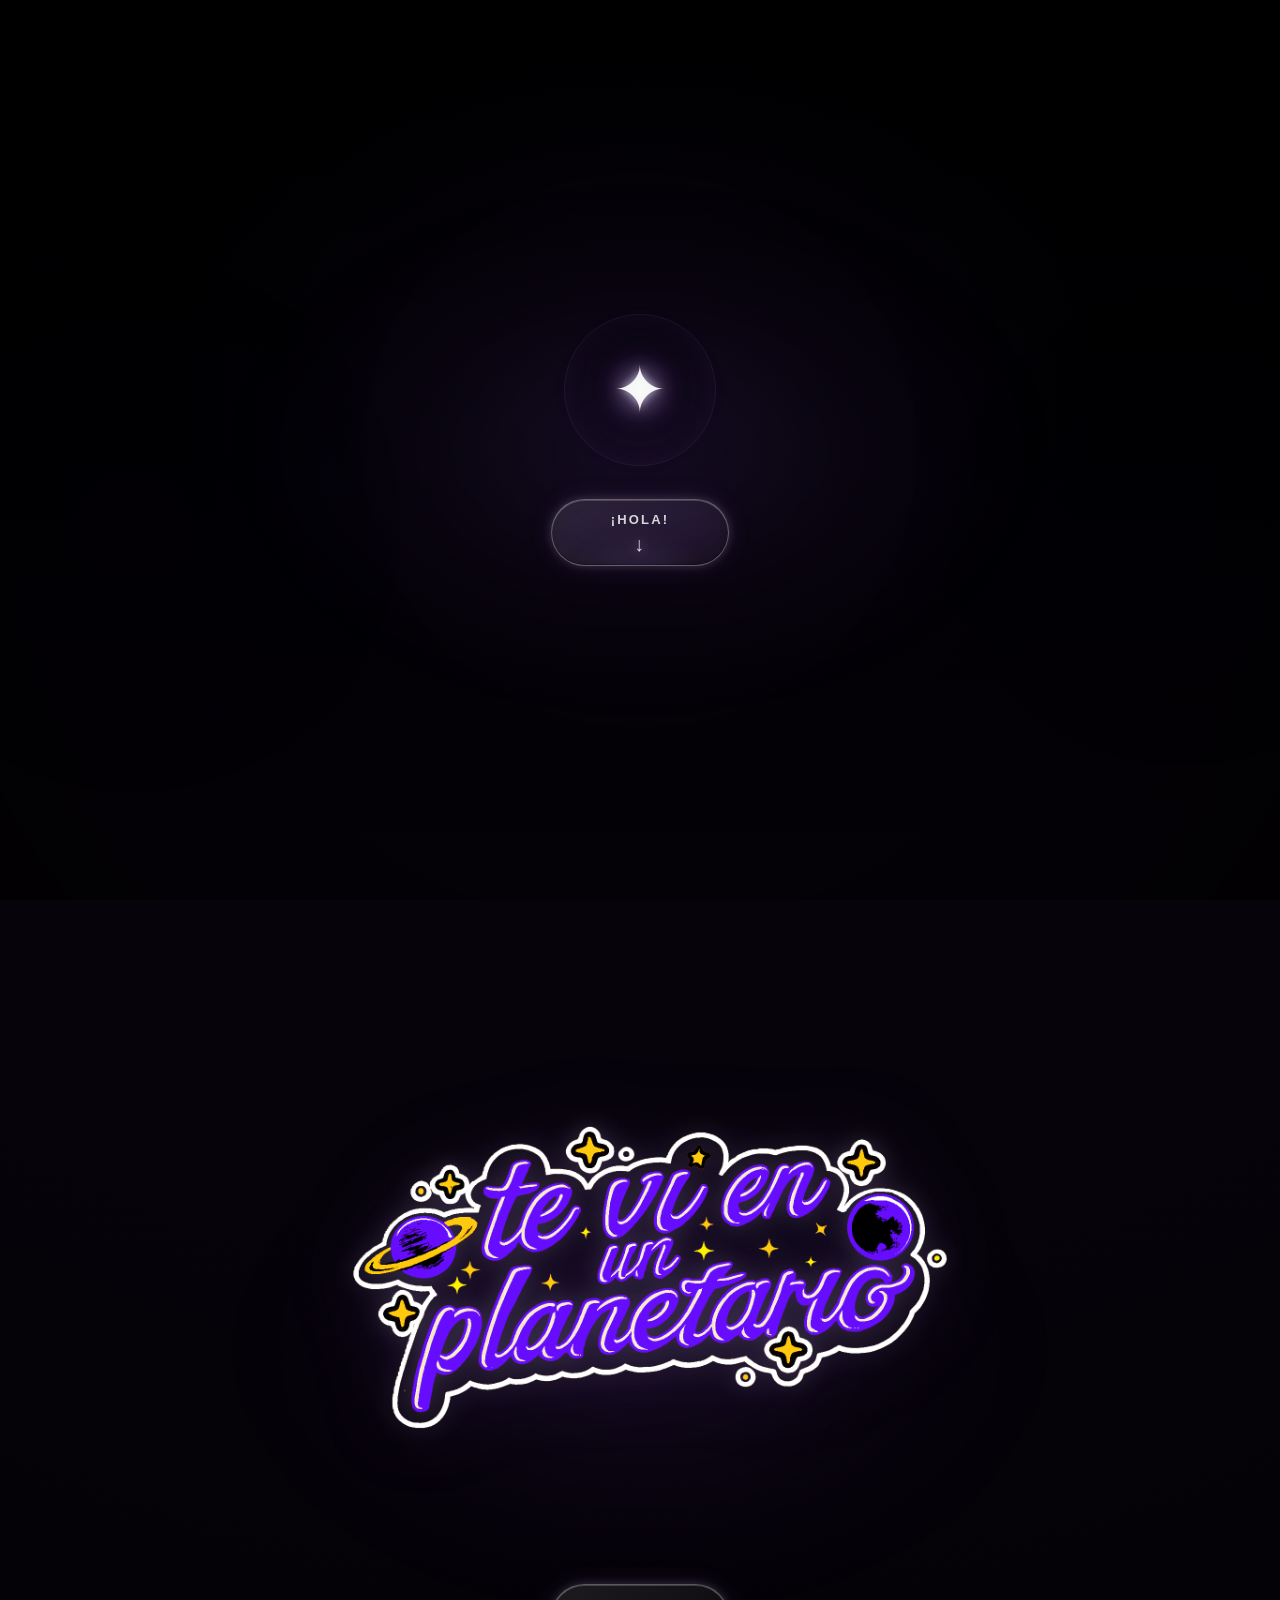
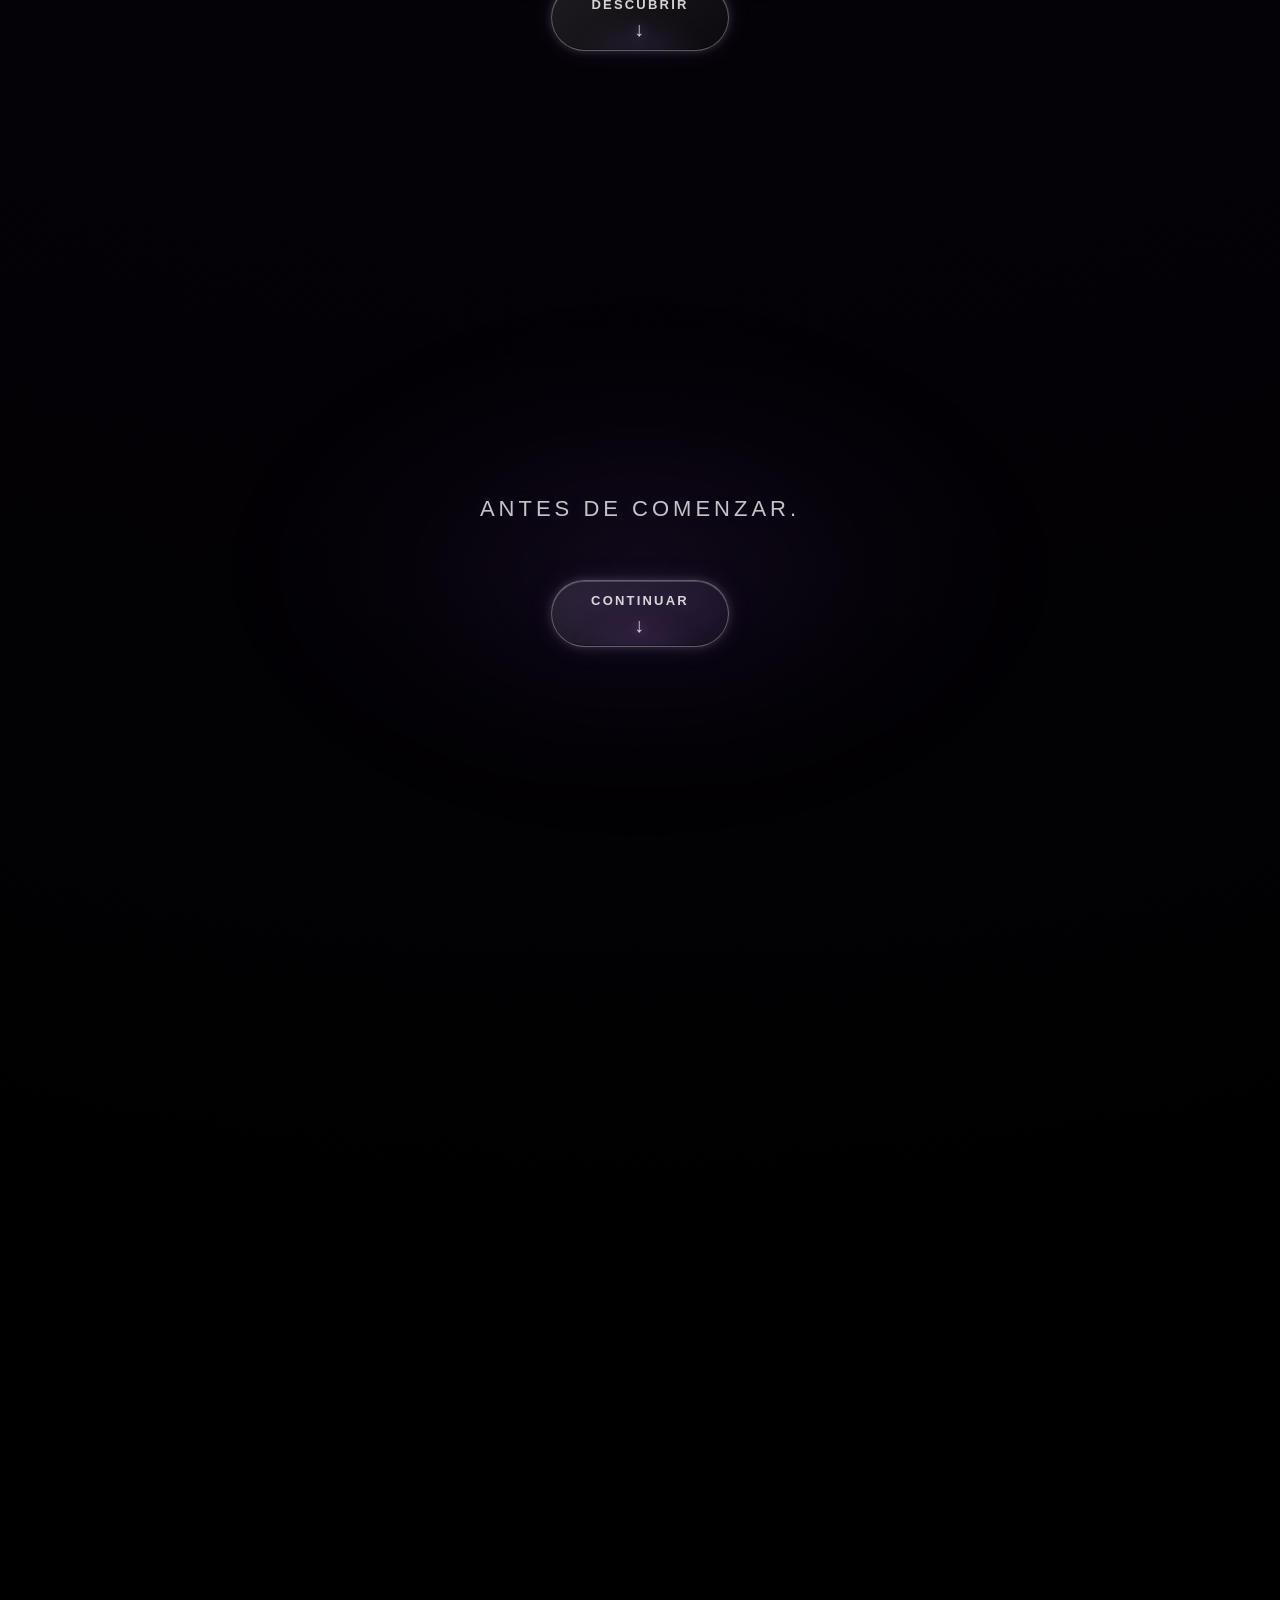
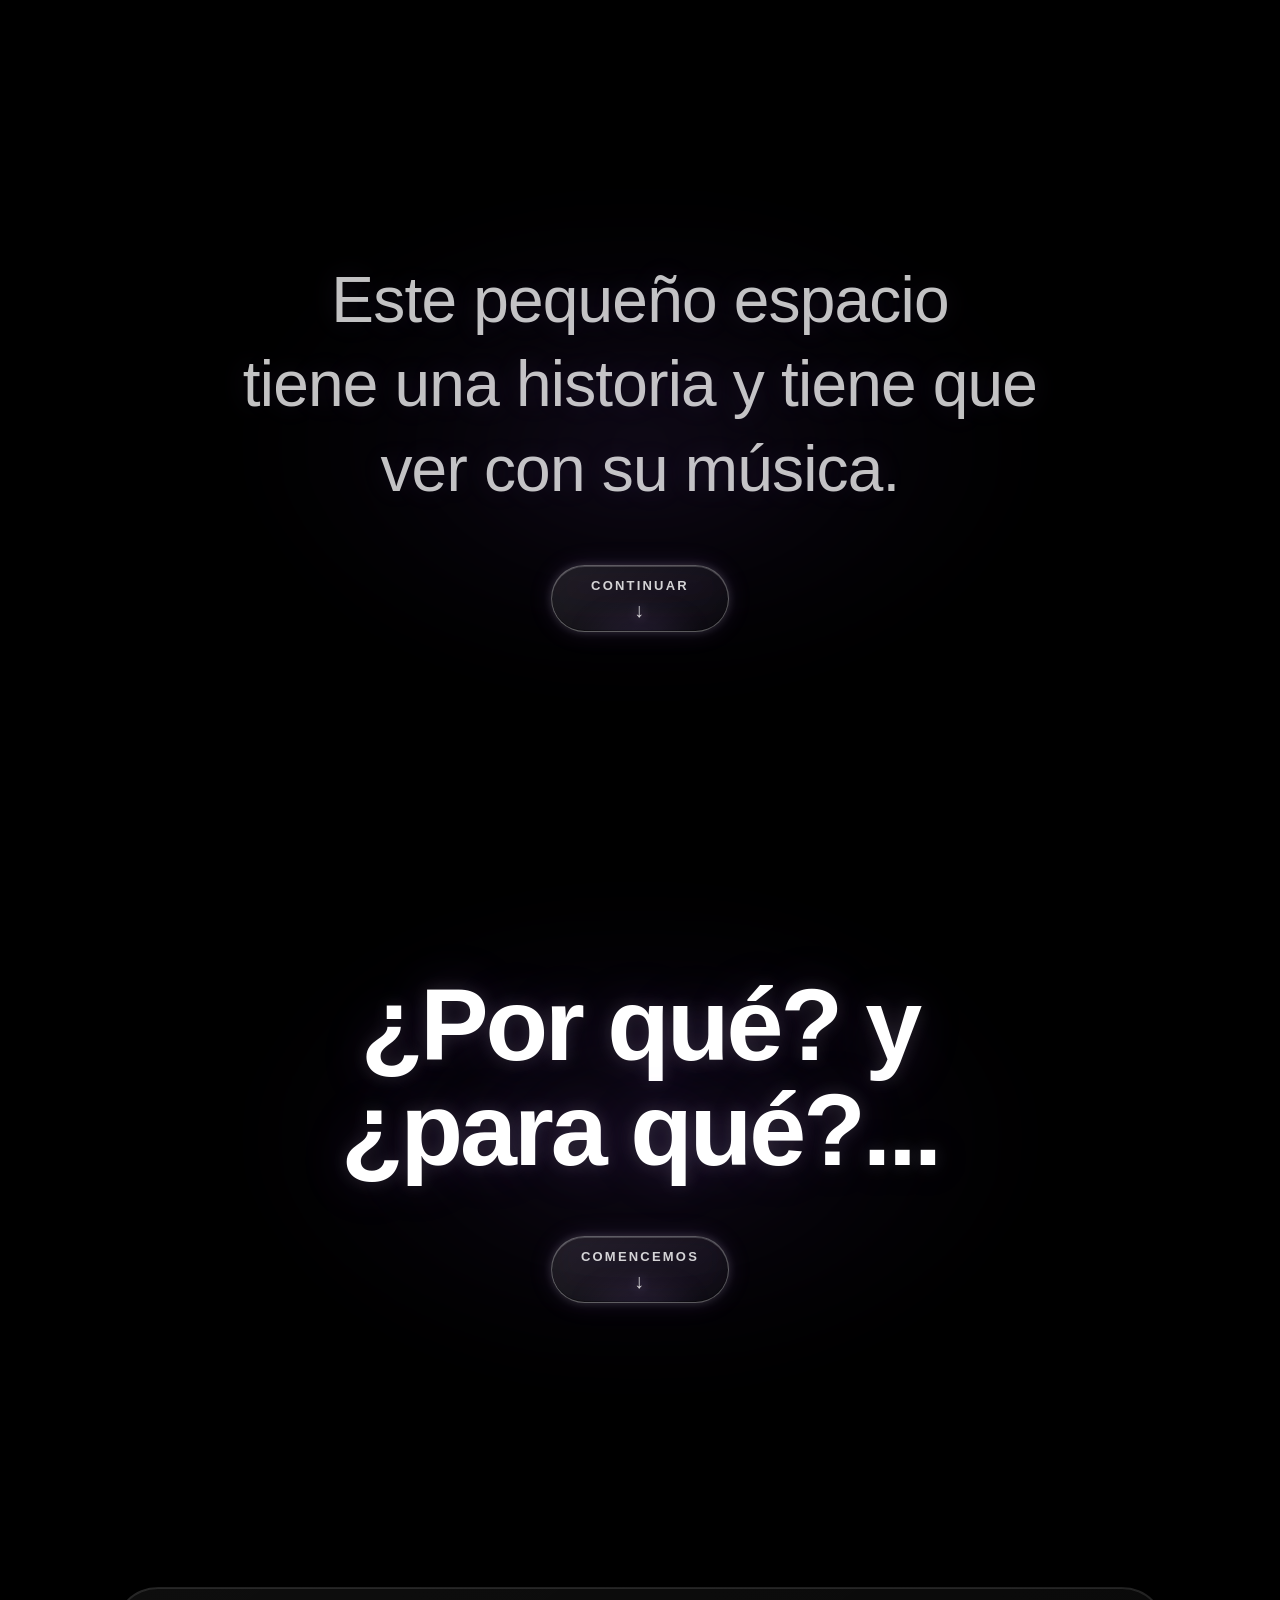
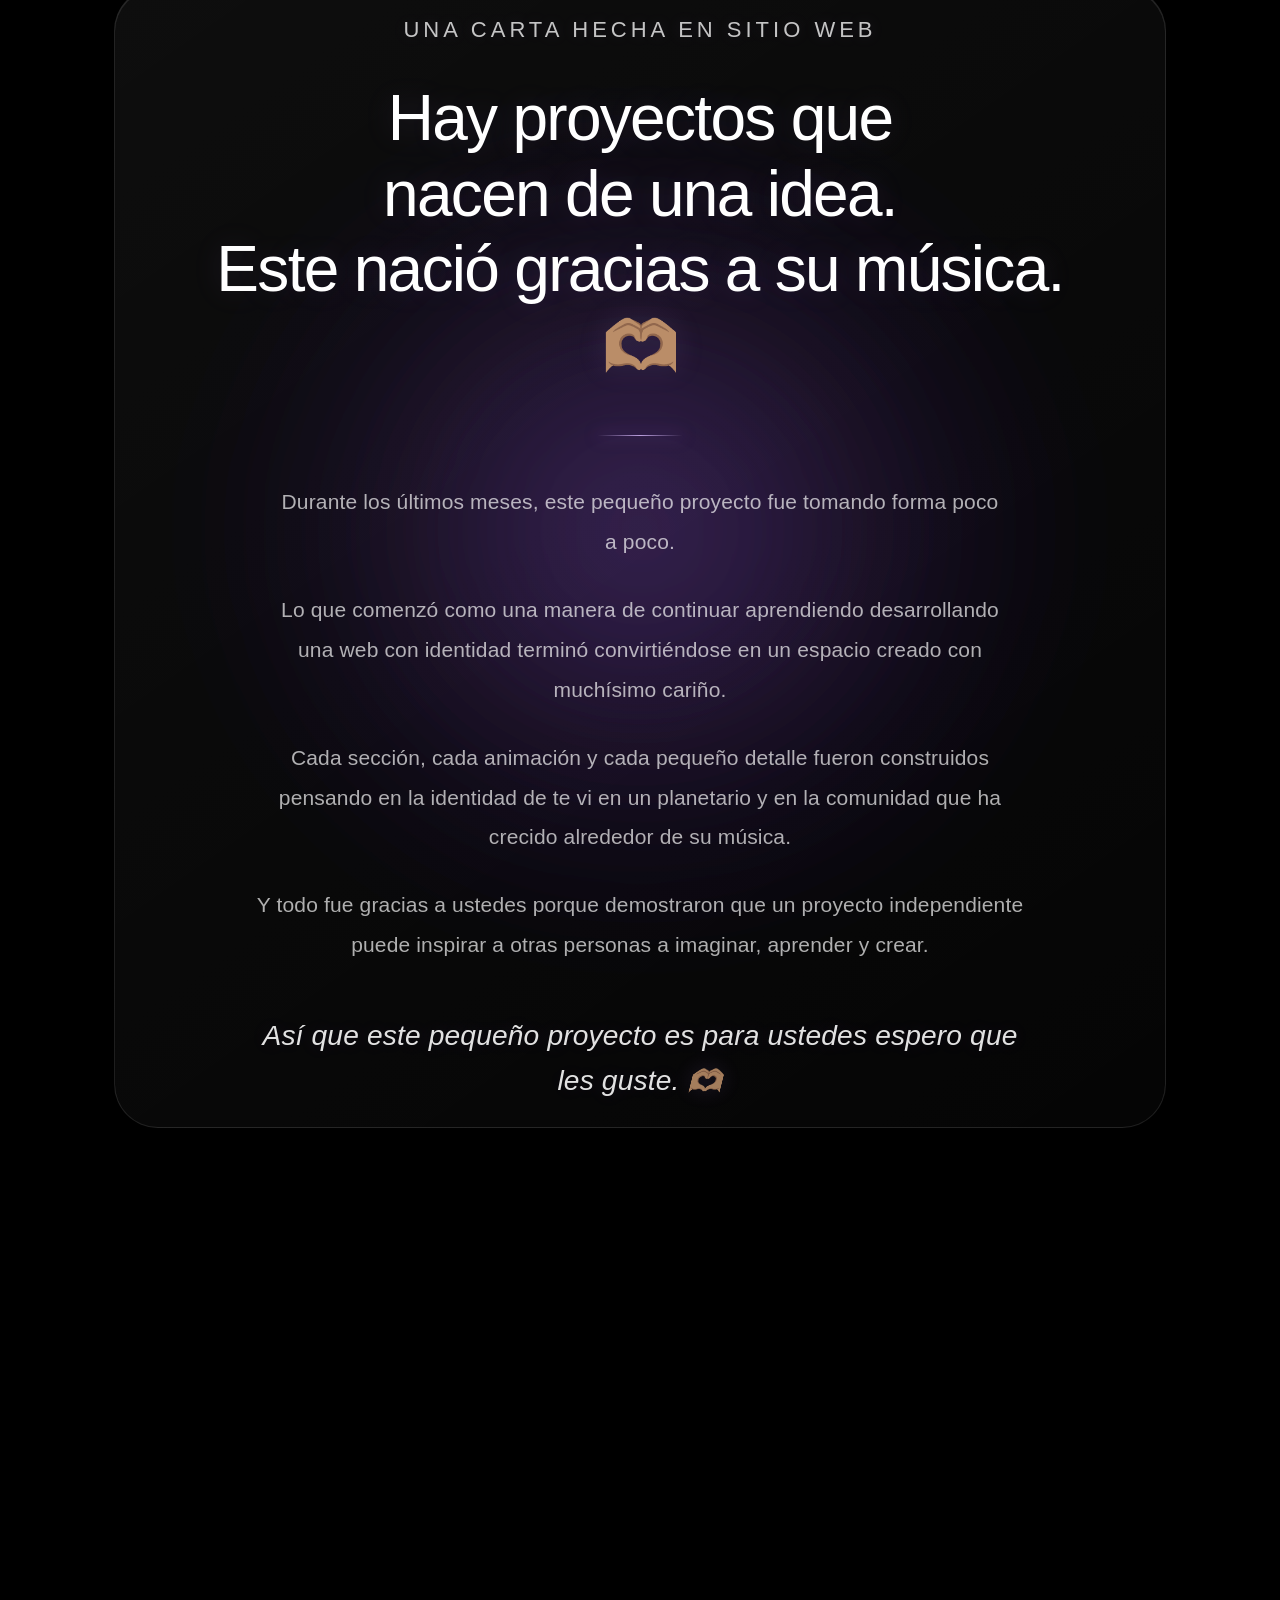
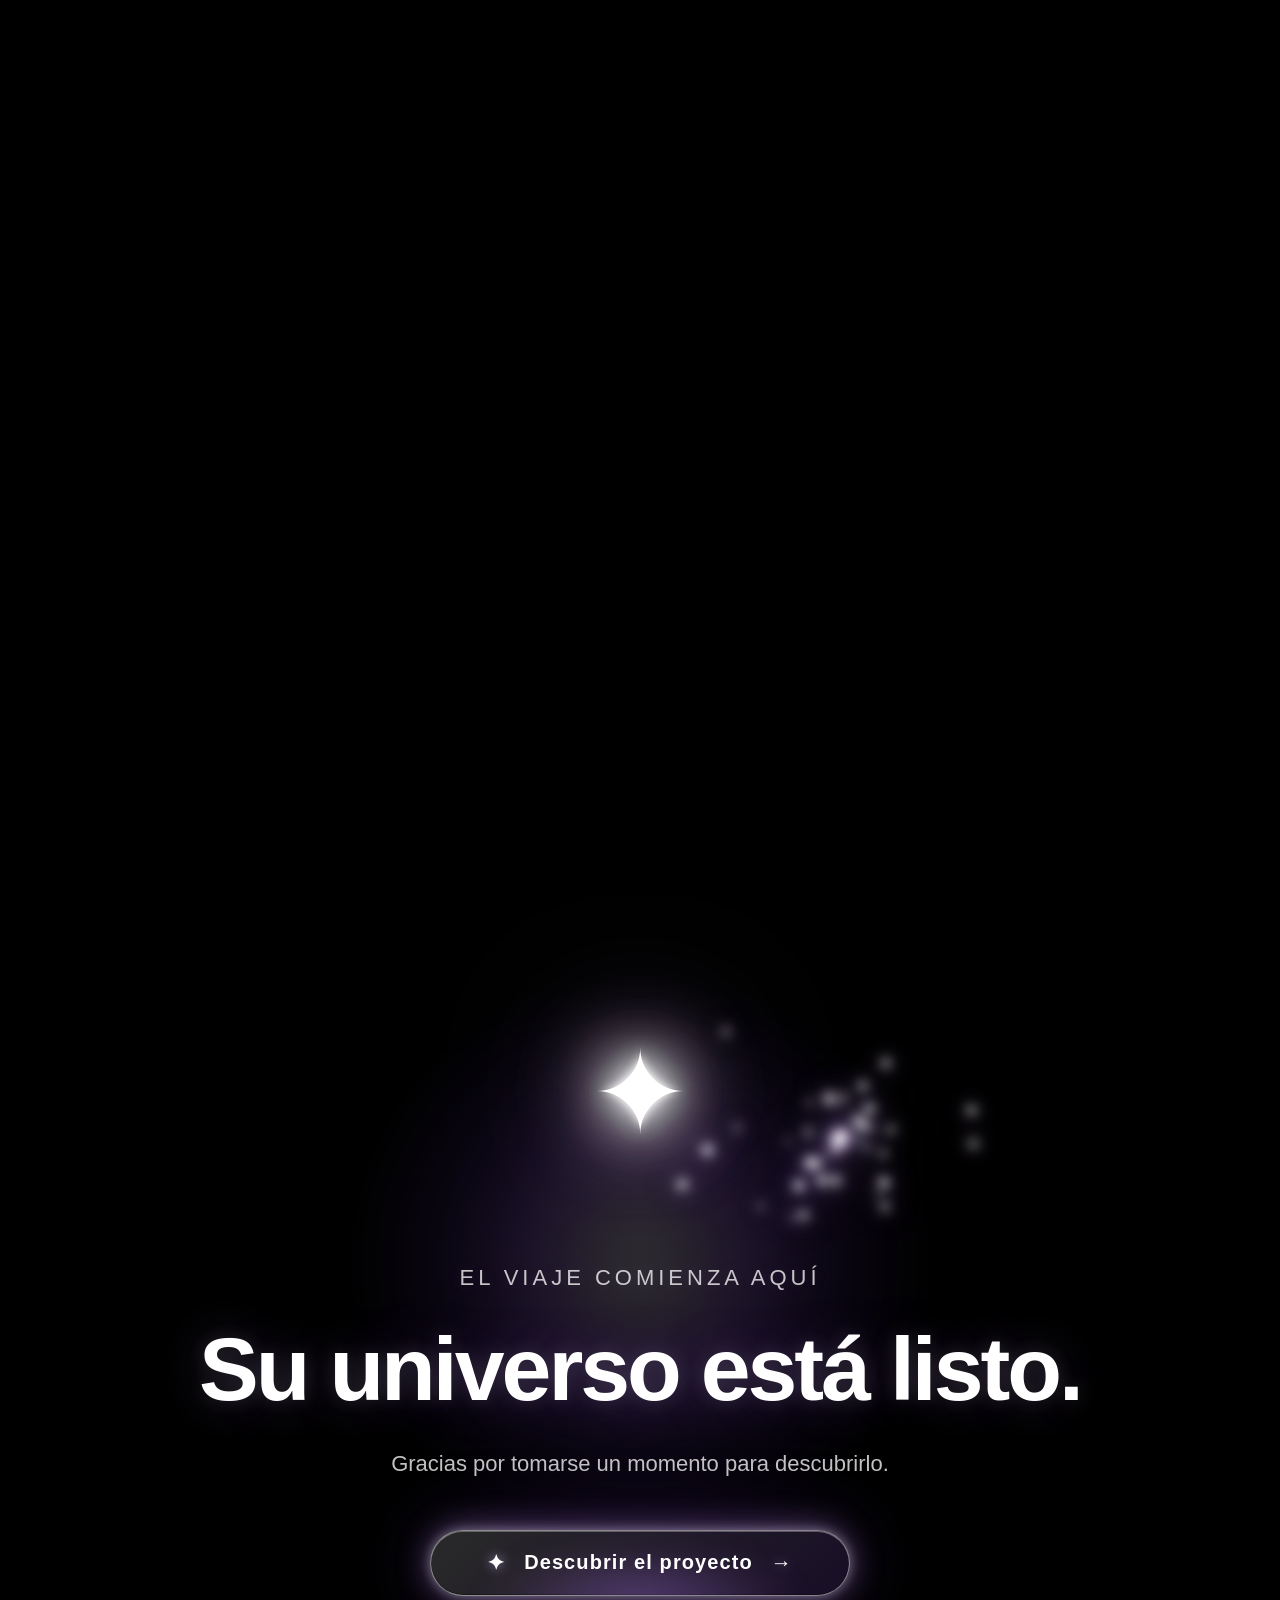
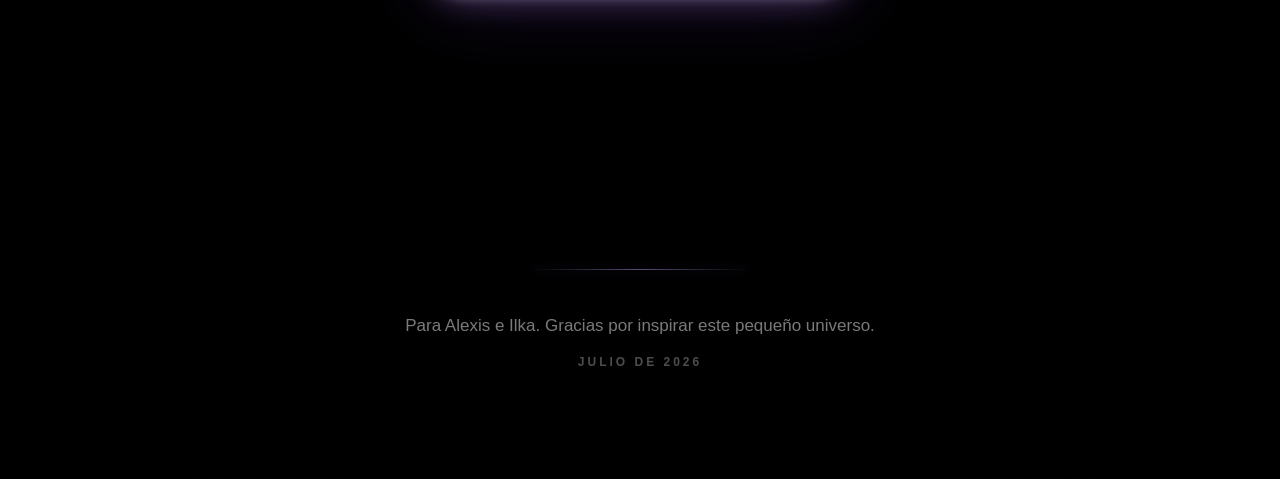
<file: bienvenida.html>
<!DOCTYPE html>
<html lang="es">

<head>

    <meta charset="UTF-8">

    <meta
        name="viewport"
        content="width=device-width, initial-scale=1.0"
    >

    <meta
        name="description"
        content="Una bienvenida especial al universo de Te Vi En Un Planetario."
    >

    <title>
        Antes de entrar | Te Vi En Un Planetario
    </title>

    <link
        rel="icon"
        type="image/png"
        href="img/favicon.png"
    >

    <link
    rel="stylesheet"
    href="bienvenida.css?v=5"
>

<link
    rel="stylesheet"
    href="universo-final.css?v=1"
>

</head>

<body class="pagina-bienvenida">


    <!-- =========================
         FONDO DECORATIVO
    ========================== -->

    <div class="fondo-universo" aria-hidden="true">

        <div class="nebulosa nebulosa--izquierda"></div>

        <div class="nebulosa nebulosa--derecha"></div>

        <div class="estrellas-fondo"></div>

        <div class="particulas-fondo"></div>
        
        <div class="estrellas-fugaces"></div>

    </div>


    <!-- =========================
         CONTENIDO PRINCIPAL
    ========================== -->

    <main class="bienvenida">


        <!-- =========================
             PORTADA
        ========================== -->

<section
    class="bienvenida-seccion bienvenida-portada"
    id="portada"
    aria-labelledby="titulo-portada"
>

    <div
    class="portada-bloque revelar"
    data-revelar
    data-nivel="0"
>

        <span
            class="simbolo-inicial"
            aria-hidden="true"
        >
            ✦
        </span>

<button
    type="button"
    class="indicador-continuar"
    aria-label="Continuar al logotipo"
>
    <span>¡HOLA!</span>

    <span
        class="flecha-continuar"
        aria-hidden="true"
    >
        ↓
    </span>
</button>

    </div>


       <div
    class="portada-bloque revelar"
    data-revelar
    data-nivel="1"
>

        <img
            src="img/logo-banner.png"
            class="bienvenida-logo"
            alt="Te Vi En Un Planetario"
            draggable="false"
        >

<button
    type="button"
    class="indicador-continuar"
    aria-label="Descubrir el siguiente mensaje"
>
    <span>Descubrir</span>

    <span
        class="flecha-continuar"
        aria-hidden="true"
    >
        ↓
    </span>
</button>

    </div>


    <div
    class="portada-bloque revelar"
    data-revelar
    data-nivel="2"
>

        <p class="bienvenida-etiqueta">
            Antes de comenzar.
        </p>

<button
    type="button"
    class="indicador-continuar"
    aria-label="Continuar con la historia"
>
    <span>Continuar</span>

    <span
        class="flecha-continuar"
        aria-hidden="true"
    >
        ↓
    </span>
</button>

    </div>


    <div
    class="portada-bloque revelar"
    data-revelar
    data-nivel="3"
>

        <p class="bienvenida-pausa">
            Les tomará un minuto.
        </p>

<button
    type="button"
    class="indicador-continuar"
    aria-label="Seguir descubriendo la historia"
>
    <span>Continuar</span>

    <span
        class="flecha-continuar"
        aria-hidden="true"
    >
        ↓
    </span>
</button>

    </div>


    <div
    class="portada-bloque revelar"
    data-revelar
    data-nivel="4"
>

        <p class="bienvenida-introduccion">
            Este pequeño espacio
            <br>
            tiene una historia y 
            tiene que ver con su música.
        </p>

<button
    type="button"
    class="indicador-continuar"
    aria-label="Continuar antes de entrar"
>
    <span>Continuar</span>

    <span
        class="flecha-continuar"
        aria-hidden="true"
    >
        ↓
    </span>
</button>

    </div>


    <div
    class="portada-bloque revelar"
    data-revelar
    data-nivel="5"
>

        <h1
            class="bienvenida-titulo"
            id="titulo-portada"
        >
            ¿Por qué? y ¿para qué?...
        </h1>

 <a
    href="#dedicatoria"
    class="indicador-continuar"
    aria-label="Comenzar la dedicatoria"
>
    <span>Comencemos</span>

    <span
        class="flecha-continuar"
        aria-hidden="true"
    >
        ↓
    </span>
</a>

    </div>

</section>


        <!-- =========================
             DEDICATORIA
        ========================== -->

        <section
            class="bienvenida-seccion bienvenida-dedicatoria revelar"
            id="dedicatoria"
            aria-labelledby="titulo-dedicatoria"
            data-nivel="6"
            data-revelar
        >

            <p class="bienvenida-etiqueta">
                Una carta hecha en sitio web
            </p>

            

            <h2
                class="dedicatoria-titulo"
                id="titulo-dedicatoria"
            >
                Hay proyectos que nacen de una idea.
                <br>
                Este nació gracias a su música. 🫶🏽
            </h2>

            <div class="dedicatoria-texto">

                <p>
                    Durante los últimos meses, este pequeño
                    proyecto fue tomando forma poco a poco.
                </p>

                <p>
                    Lo que comenzó como una manera de continuar 
                    aprendiendo desarrollando una web con identidad 
                    terminó convirtiéndose en un espacio creado con
                    muchísimo cariño.
                </p>

                <p>
                    Cada sección, cada animación y cada pequeño
                    detalle fueron construidos pensando en la
                    identidad de te vi en un planetario y en la
                    comunidad que ha crecido alrededor de su música.
                </p>

                <p>
                    Y todo fue gracias a ustedes porque demostraron 
                    que un proyecto independiente puede inspirar a 
                    otras personas a imaginar, aprender y crear.
                    
                </p>

                <p class="dedicatoria-cierre">
                    Así que este pequeño proyecto es para ustedes
                    espero que les guste. 🫶🏽
                </p>

            </div>

        </section>


        <!-- =========================
             AUTOR
        ========================== -->

        <section
            class="bienvenida-seccion bienvenida-autor revelar"
            id="autor"
            aria-labelledby="titulo-autor"
            data-nivel="7"
            data-revelar
        >

            <div
                class="autor-simbolo"
                aria-hidden="true"
            >
                ✦
            </div>

            <p class="autor-introduccion">
                Creado con cariño por
            </p>

            <h2
                class="autor-nombre"
                id="titulo-autor"
            >
                Eduardo Campos
            </h2>

            <p class="autor-descripcion">
                Desarrollo web y un fan de su música.
            </p>

           <div class="bienvenida-firma">

    <p class="bienvenida-firma__mensaje">
        Espero que disfruten recorrer esta web
        tanto como yo disfruté crearla.
    </p>


    <!-- BOTÓN DE INSTAGRAM -->

    <a
        class="bienvenida-instagram"
        href="https://www.instagram.com/ecamposs_cs?igsh=ZWUxYWViZTFkc2Z3&utm_source=qr"
        target="_blank"
        rel="noopener noreferrer"
        aria-label="Visitar el perfil de Eduardo en Instagram"
    >
        <svg
            class="bienvenida-instagram__icono"
            viewBox="0 0 24 24"
            aria-hidden="true"
        >
            <rect
                x="3"
                y="3"
                width="18"
                height="18"
                rx="5"
            ></rect>

            <circle
                cx="12"
                cy="12"
                r="4.2"
            ></circle>

            <circle
                cx="17.4"
                cy="6.7"
                r="1"
                class="bienvenida-instagram__punto"
            ></circle>
        </svg>

        <span>
            Por si les gustaría seguirme
        </span>

        <span
            class="bienvenida-instagram__flecha"
            aria-hidden="true"
        >
            ↗
        </span>
    </a>


    <!-- BOTÓN AHORA SÍ -->

<a
    class="bienvenida-ahora-si"
    href="#acceso"
    aria-label="Continuar a la entrada del proyecto"
>
    <span>Ahora sí</span>
    <span
        class="bienvenida-ahora-si__flecha"
        aria-hidden="true"
    >↓</span>
</a>

<a
    class="bienvenida-guia"
    href="guia.html"
    aria-label="Abrir la guía de instalación y mantenimiento"
>
    <span aria-hidden="true">✦</span>

    <span>Guía del sitio</span>

    <span aria-hidden="true">↗</span>
</a>

</div>

        </section>


        <!-- =========================
             ACCESO AL PROYECTO
        ========================== -->

        <section
            class="bienvenida-seccion bienvenida-acceso revelar"
            id="acceso"
            aria-labelledby="titulo-acceso"
            data-nivel="8"
            data-revelar
        >

            <p class="bienvenida-etiqueta">
                El viaje comienza aquí
            </p>

            <h2
                class="acceso-titulo"
                id="titulo-acceso"
            >
                Su universo está listo.
            </h2>

            <p class="acceso-descripcion">
                Gracias por tomarse un momento para descubrirlo.
            </p>

            <a
                href="index.html"
                class="boton-entrar"
                id="boton-entrar"
            >

                <span
                    class="boton-entrar__icono"
                    aria-hidden="true"
                >
                    ✦
                </span>

                <span class="boton-entrar__texto">
                    Descubrir el proyecto
                </span>

                <span
                    class="boton-entrar__flecha"
                    aria-hidden="true"
                >
                    →
                </span>

            </a>


        </section>


    </main>


    <!-- =========================
         FIRMA INFERIOR
    ========================== -->

    <footer class="bienvenida-footer">

        <p>
            Para Alexis e Ilka.
            Gracias por inspirar este pequeño universo.
        </p>

        <span>
            Julio de 2026
        </span>

    </footer>


    <!-- =========================
         TRANSICIÓN DE SALIDA
    ========================== -->

    <div
        class="transicion-universo"
        id="transicion-universo"
        aria-hidden="true"
    >

        <div class="transicion-universo__contenido">

            <span
                class="transicion-universo__simbolo"
                aria-hidden="true"
            >
                ✦
            </span>

            <p>
                Preparando el universo...
            </p>

        </div>

    </div>


    <!-- =========================
         AURA DEL CURSOR
    ========================== -->

    <div
        class="cursor-aura"
        aria-hidden="true"
    ></div>


    <script src="bienvenida.js?v=5"></script>

    <script src="universo-final.js?v=1"></script>

</body>

</html>
</file>
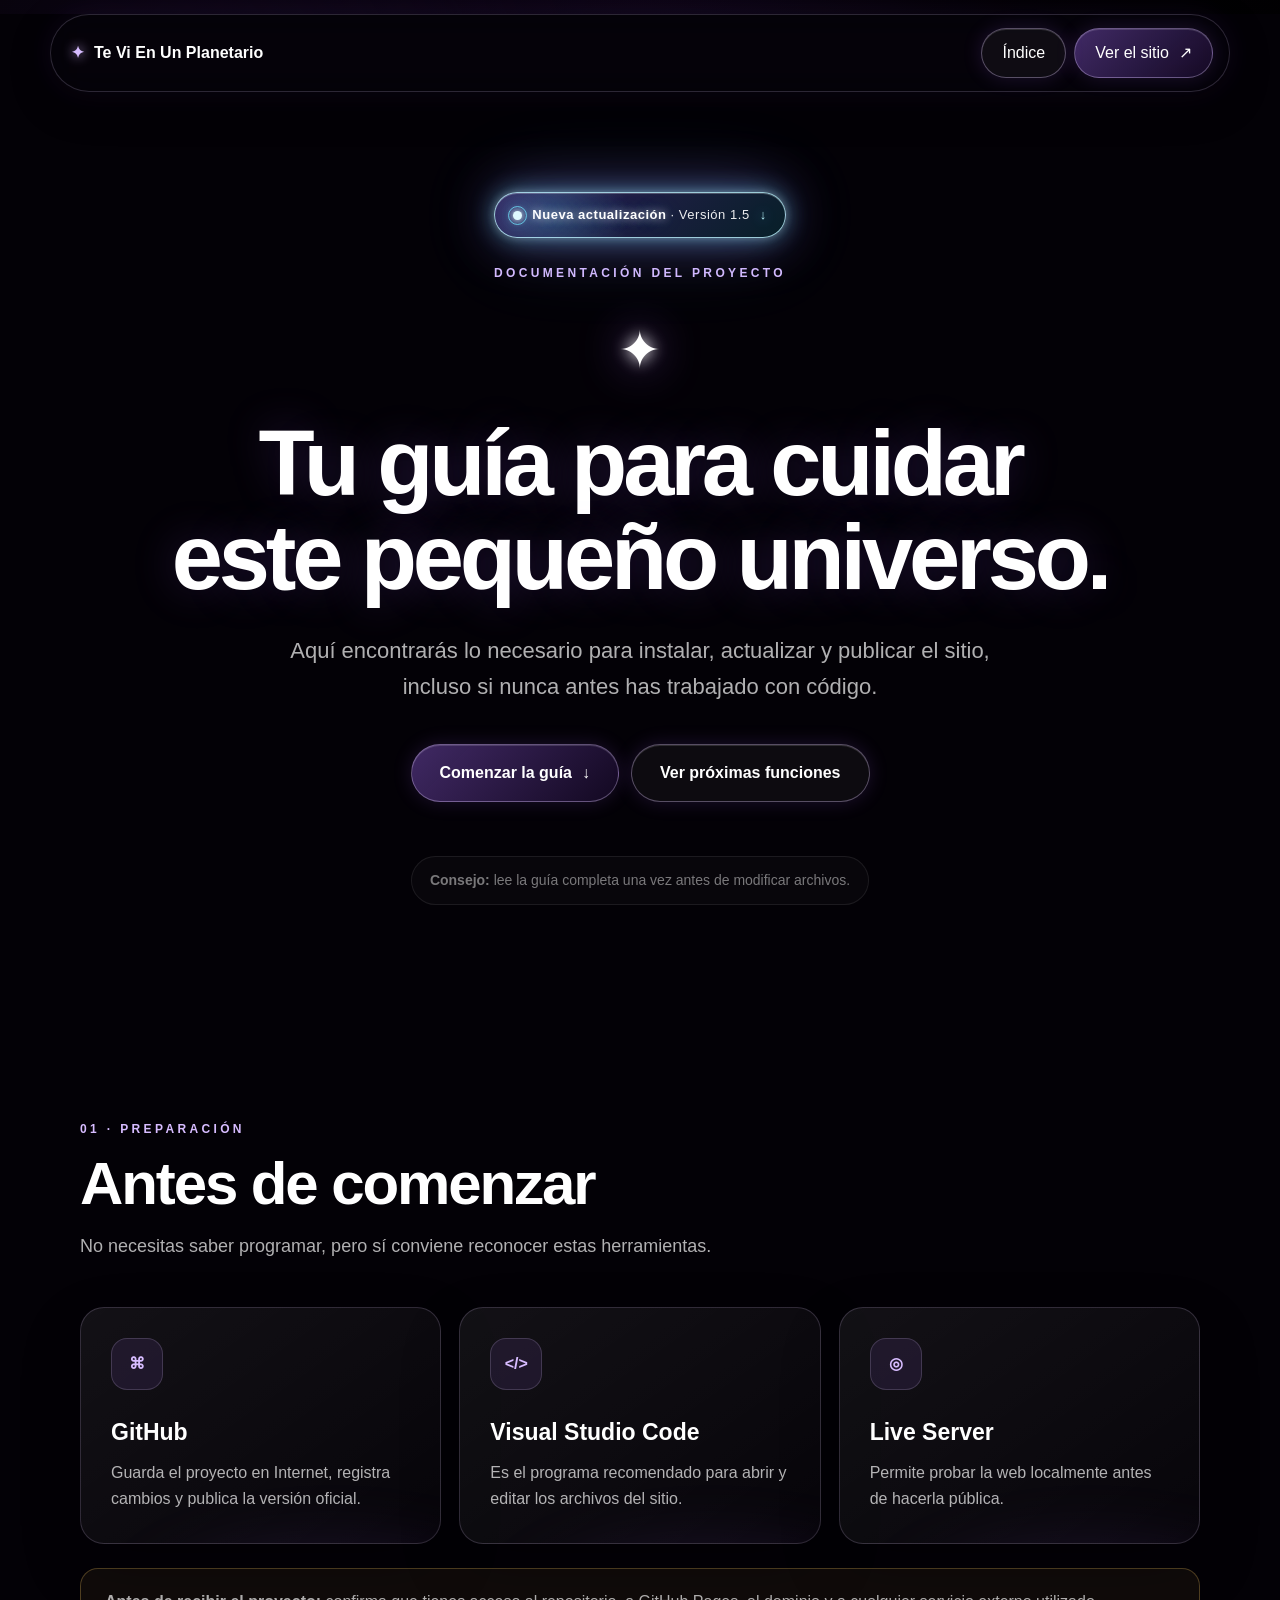
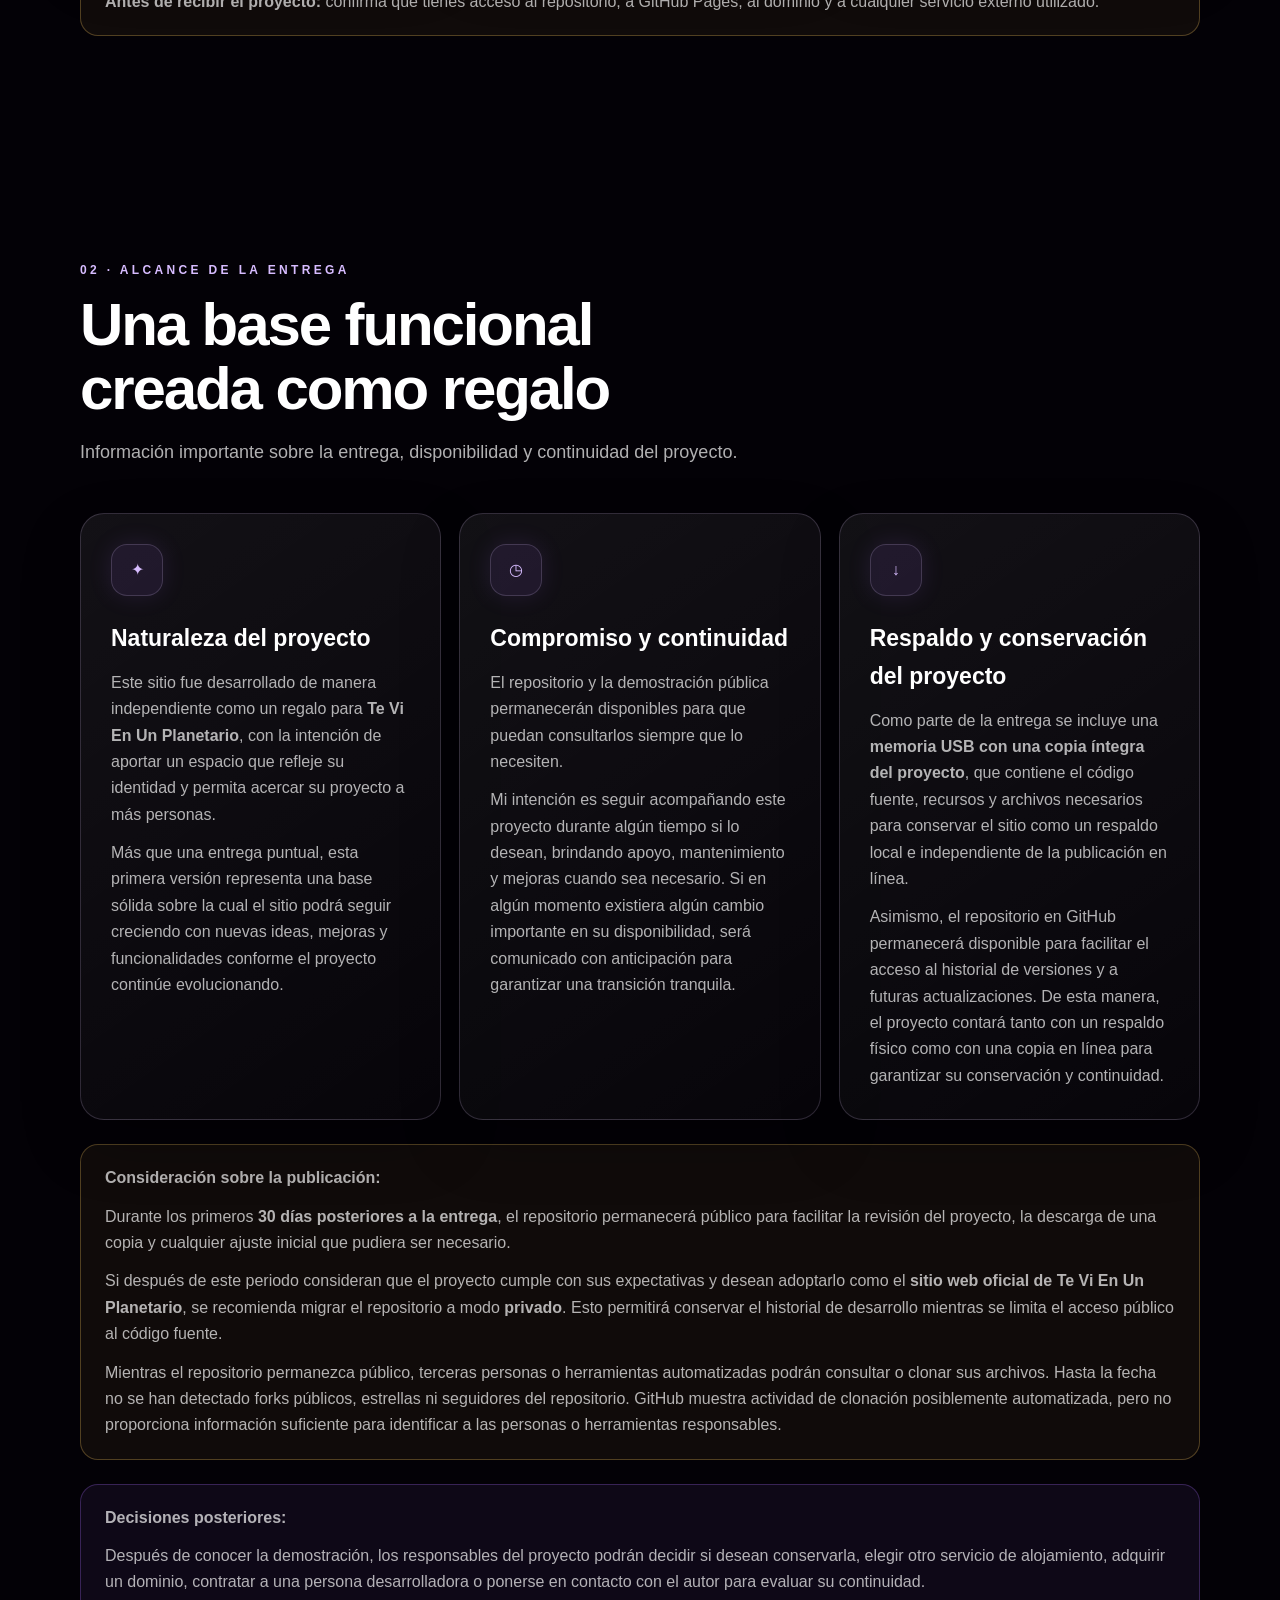
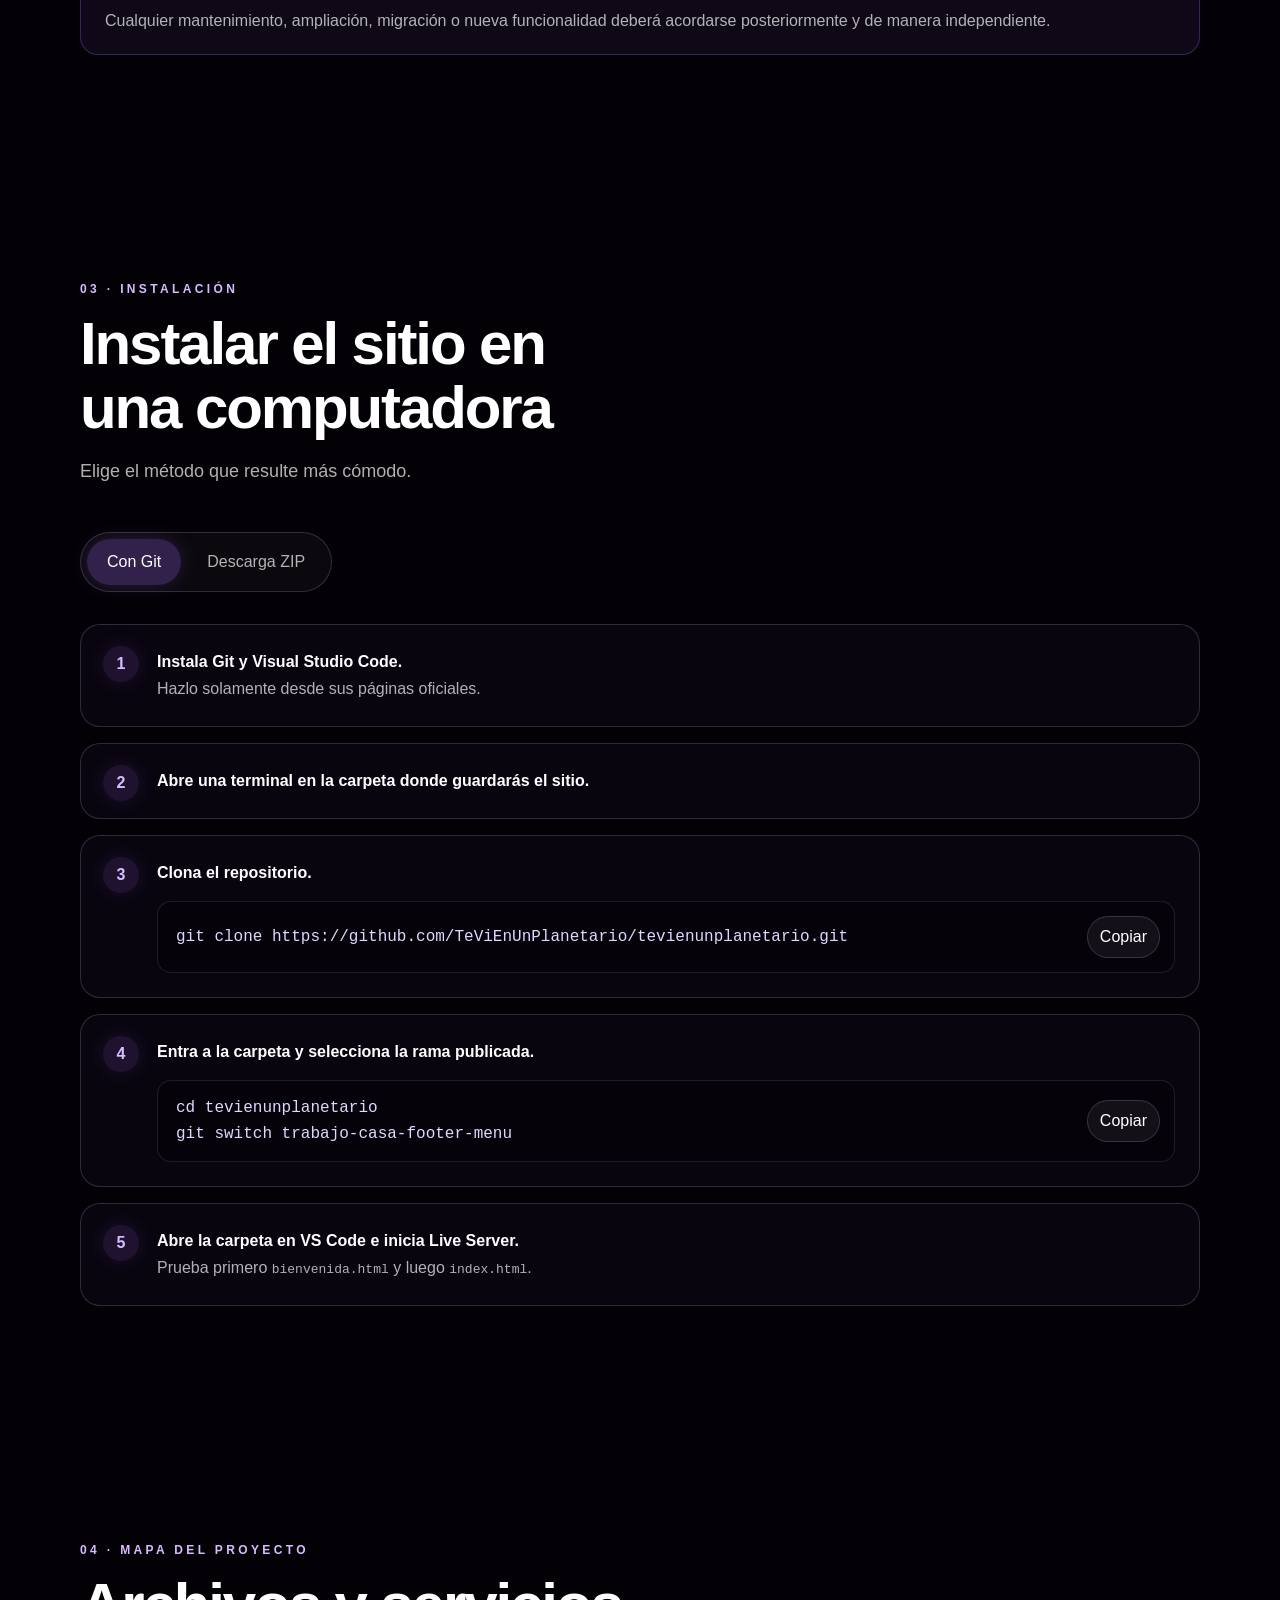
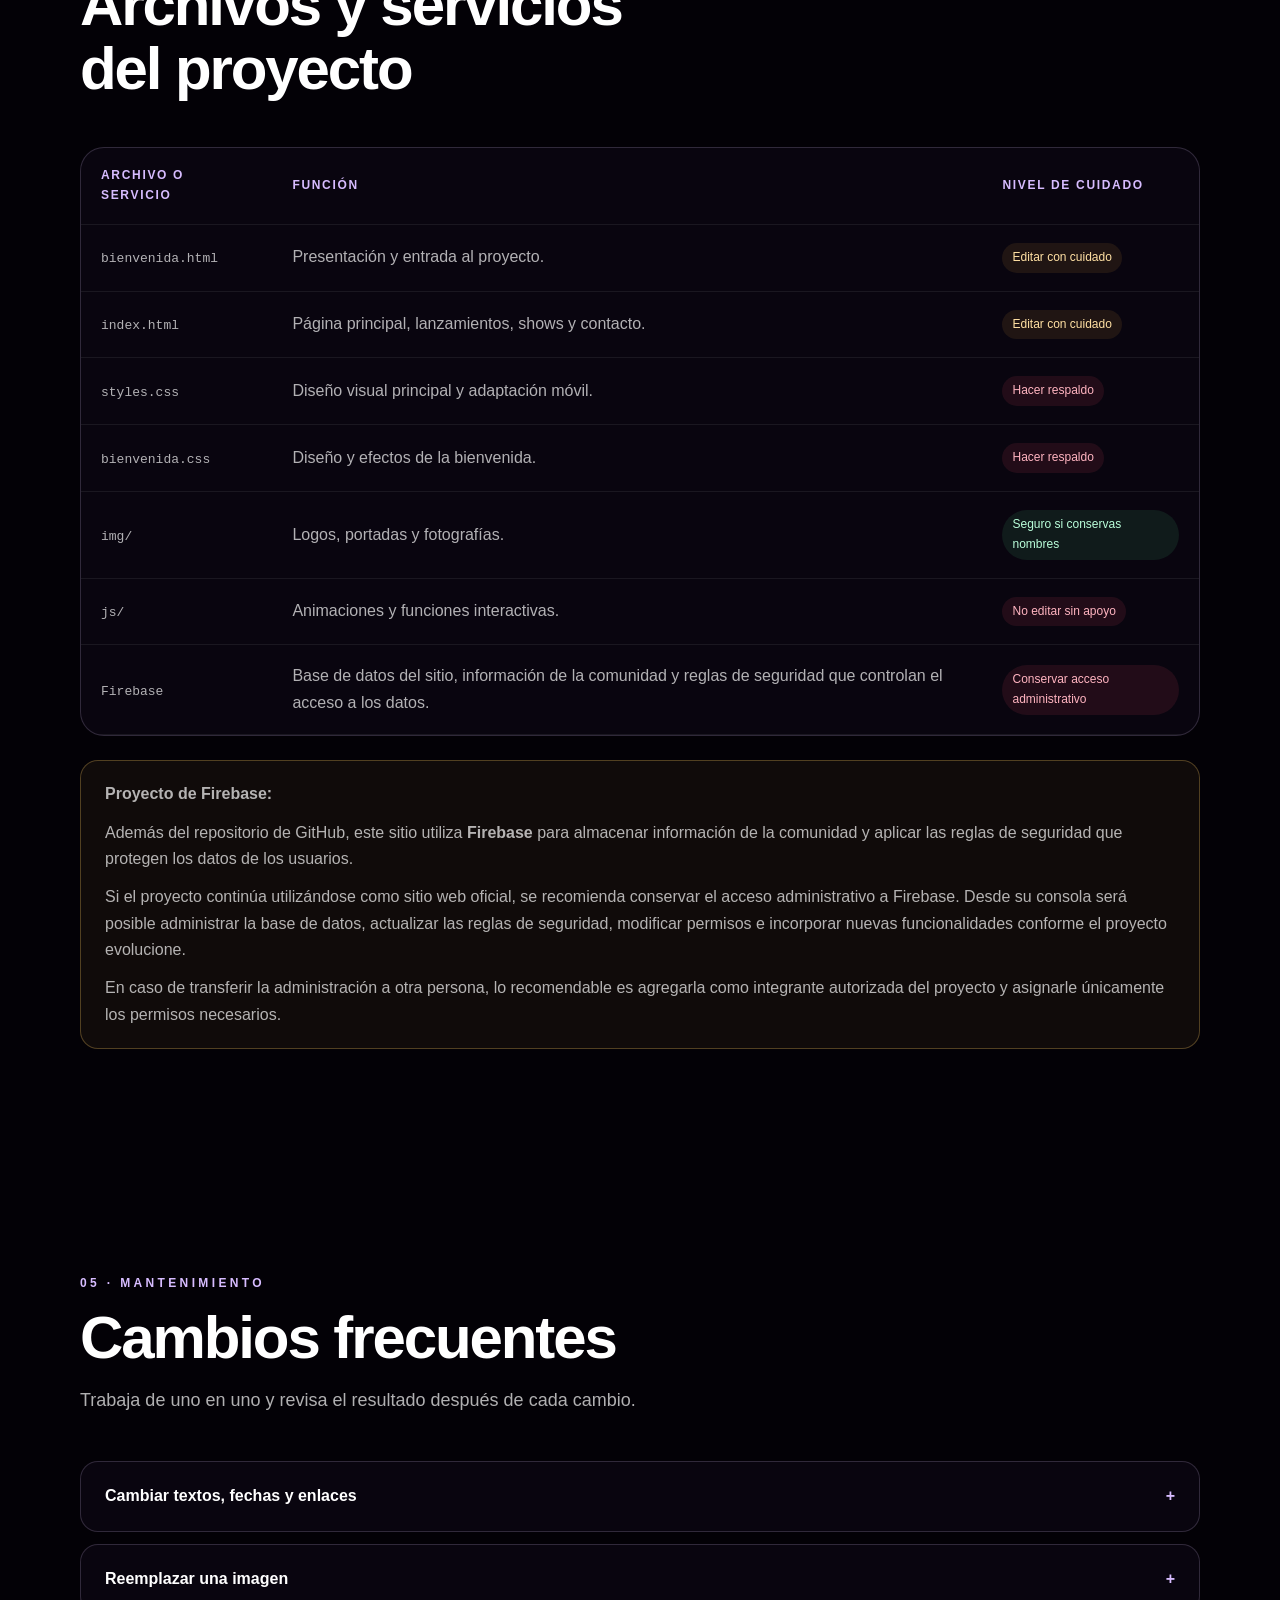
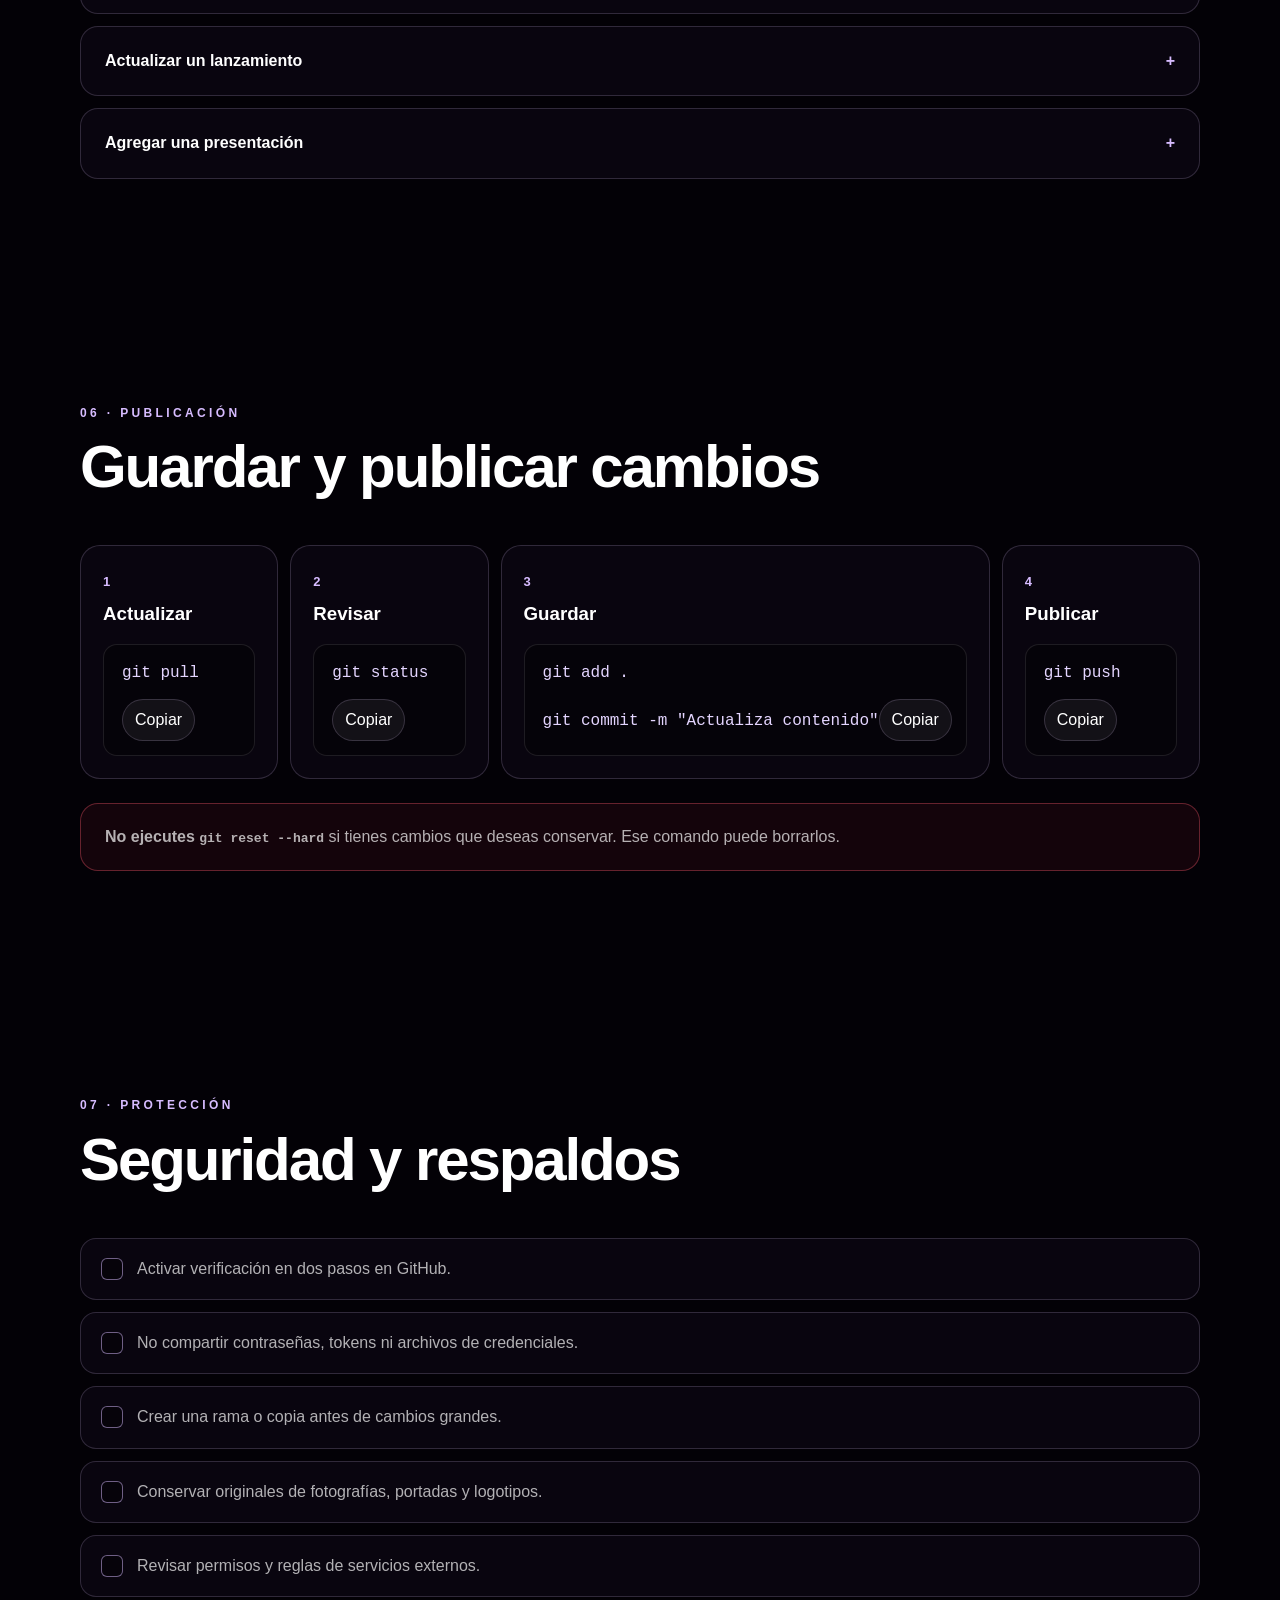
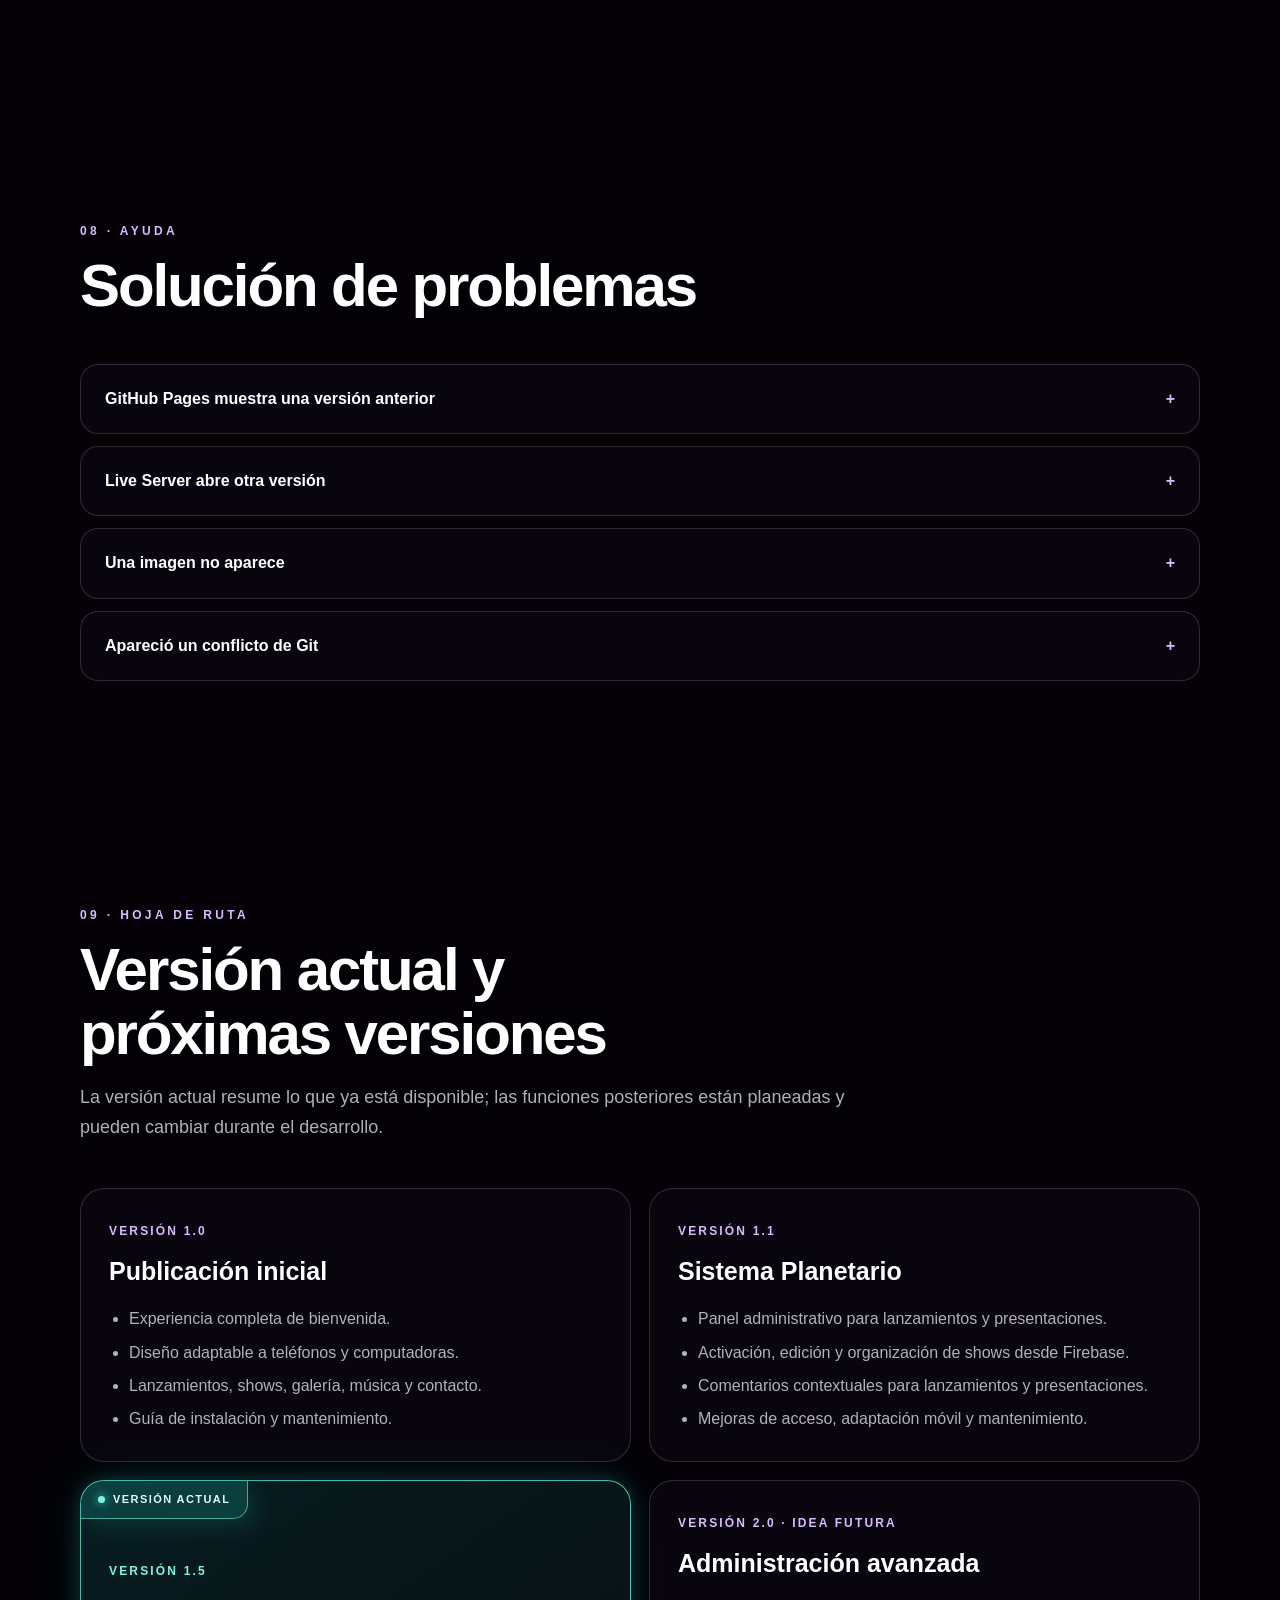
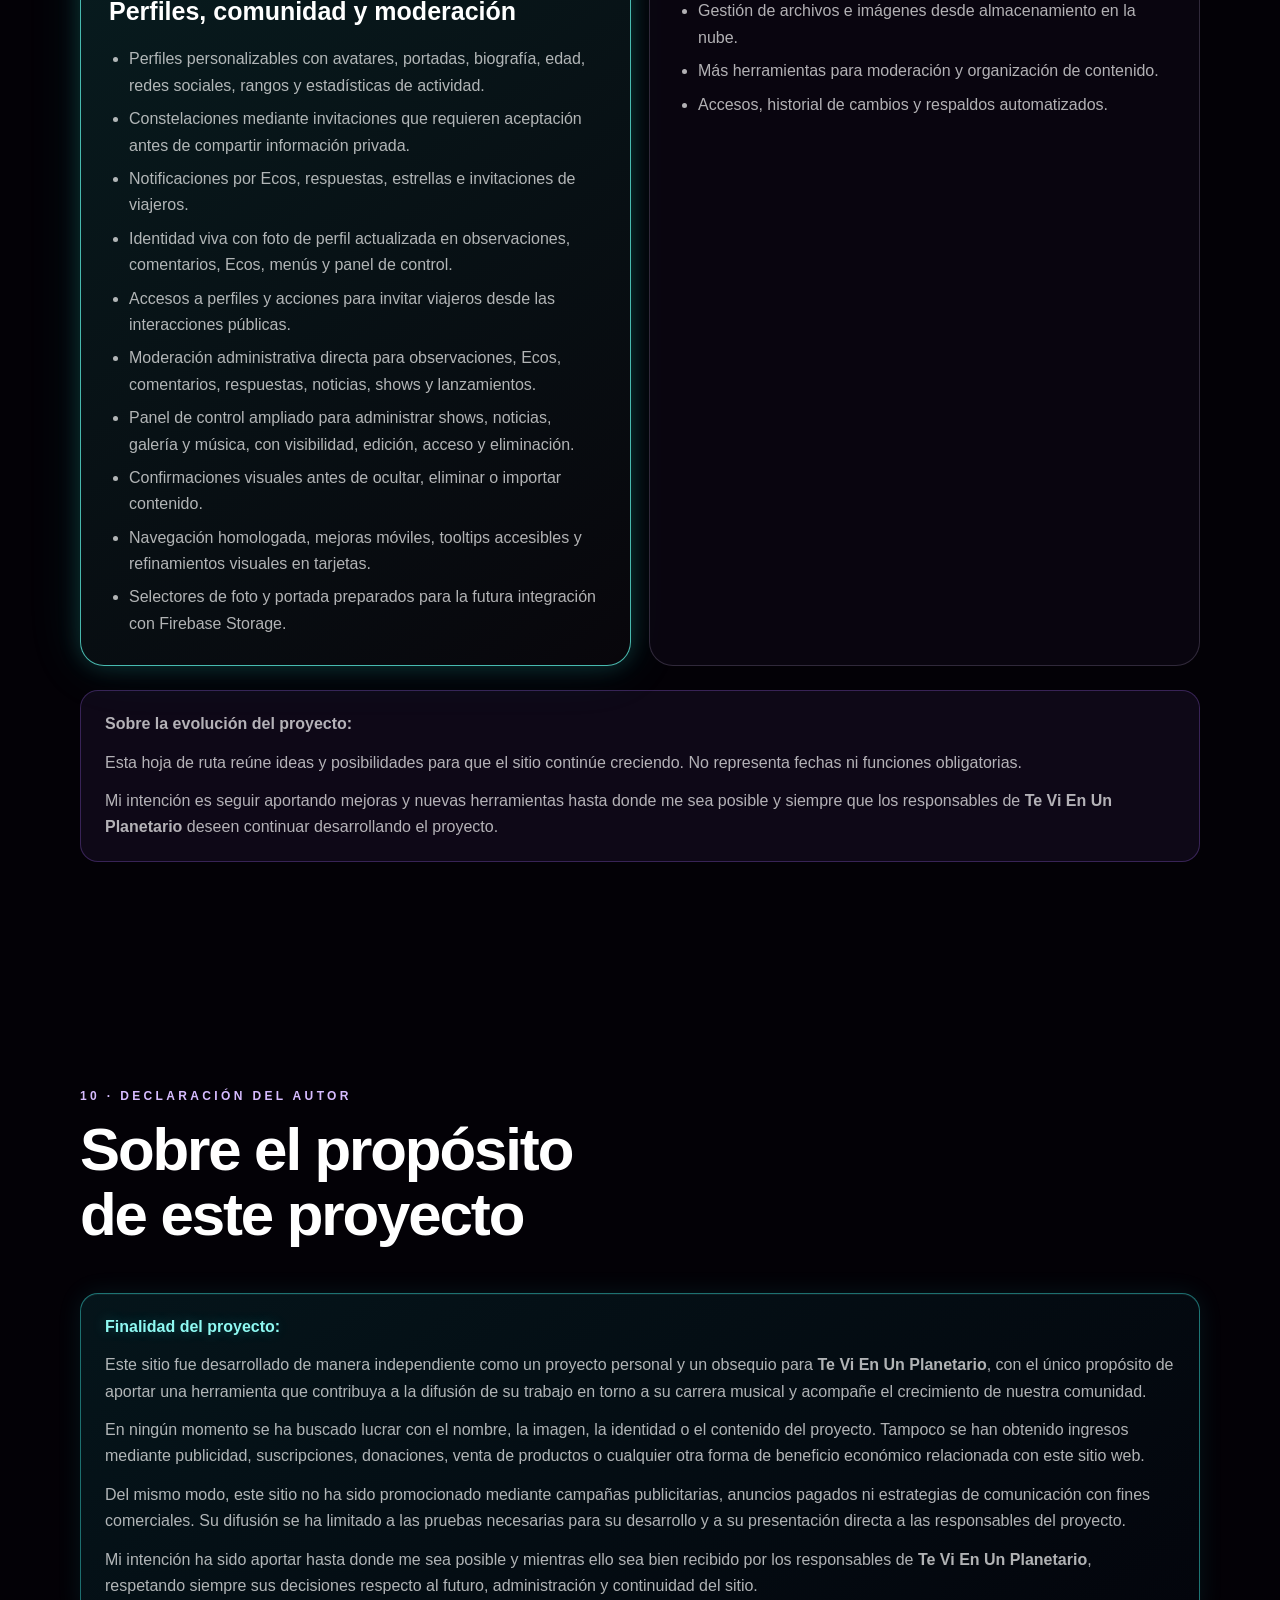
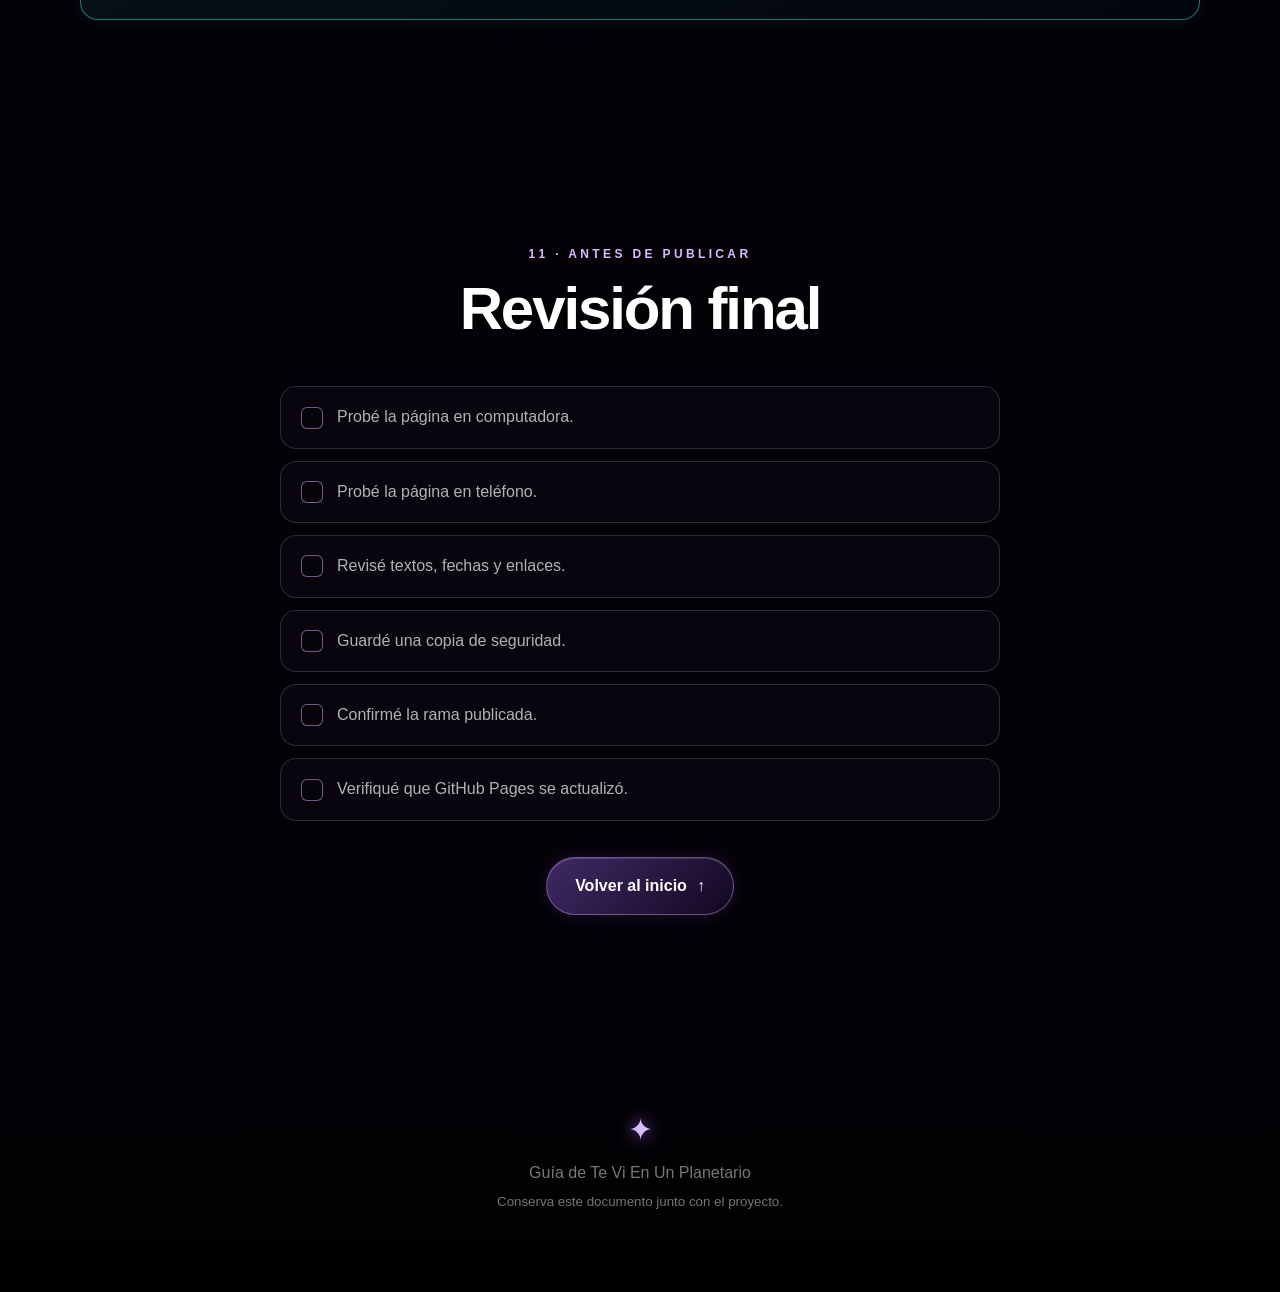
<file: guia.html>
<!DOCTYPE html>
<html lang="es">
<head>
    <meta charset="UTF-8">
    <meta name="viewport" content="width=device-width, initial-scale=1.0">
    <meta name="description" content="Guía de instalación, edición y publicación de Te Vi En Un Planetario.">
    <title>Guía del sitio | Te Vi En Un Planetario</title>
    <link rel="icon" type="image/png" href="img/favicon.png">
    <link rel="stylesheet" href="guia.css?v=2">
</head>

<body>
    <a class="saltar" href="#contenido">Saltar al contenido</a>

    <div class="universo" aria-hidden="true">
        <div class="nebulosa nebulosa--uno"></div>
        <div class="nebulosa nebulosa--dos"></div>
        <div class="campo-estelar"></div>
        <div class="estrellas-fugaces" id="estrellas-fugaces"></div>
    </div>

    <header class="cabecera">
        <a class="marca" href="bienvenida.html" aria-label="Volver a la bienvenida">
            <span class="marca__estrella" aria-hidden="true">✦</span>
            <span>Te Vi En Un Planetario</span>
        </a>

        <nav class="cabecera__acciones" aria-label="Acciones principales">
            <button class="boton boton--tenue" id="abrir-indice" type="button" aria-controls="indice" aria-expanded="false">
                Índice
            </button>
            <a class="boton" href="index.html">Ver el sitio <span aria-hidden="true">↗</span></a>
        </nav>
    </header>

    <aside class="indice" id="indice" aria-label="Índice de la guía">
        <div class="indice__encabezado">
            <strong>Guía de inicio</strong>
            <button id="cerrar-indice" type="button" aria-label="Cerrar índice">×</button>
        </div>
        <nav>
            <a href="#bienvenida">Introducción</a>
            <a href="#antes">Antes de comenzar</a>
            <a href="#alcance">Alcance de la entrega</a>
            <a href="#instalacion">Instalación</a>
            <a href="#estructura">Mapa de archivos</a>
            <a href="#editar">Cambios frecuentes</a>
            <a href="#publicar">Publicar cambios</a>
            <a href="#seguridad">Seguridad y respaldos</a>
            <a href="#problemas">Solución de problemas</a>
            <a href="#roadmap">Próximas versiones</a>
            <a href="#declaracion">Declaración del autor</a>
            <a href="#checklist">Lista final</a>
        </nav>
    </aside>
    <div class="velo" id="velo" aria-hidden="true"></div>

    <main id="contenido">
        <section class="hero" id="bienvenida">
            <a class="anuncio-actualizacion" href="#roadmap" aria-label="Conocer las novedades de la versión 1.5">
                <span class="anuncio-actualizacion__pulso" aria-hidden="true"></span>
                <span><strong>Nueva actualización</strong> · Versión 1.5</span>
                <span class="anuncio-actualizacion__flecha" aria-hidden="true">↓</span>
            </a>
            <span class="eyebrow">DOCUMENTACIÓN DEL PROYECTO</span>
            <div class="hero__simbolo" aria-hidden="true">✦</div>
            <h1>Tu guía para cuidar este pequeño universo.</h1>
            <p>
                Aquí encontrarás lo necesario para instalar, actualizar y publicar el sitio,
                incluso si nunca antes has trabajado con código.
            </p>
            <div class="hero__acciones">
                <a class="boton boton--grande" href="#antes">Comenzar la guía <span aria-hidden="true">↓</span></a>
                <a class="boton boton--tenue boton--grande" href="#roadmap">Ver próximas funciones</a>
            </div>
            <p class="aviso"><strong>Consejo:</strong> lee la guía completa una vez antes de modificar archivos.</p>
        </section>

        <section class="seccion revelar" id="antes">
            <header class="seccion__titulo">
                <span>01 · PREPARACIÓN</span>
                <h2>Antes de comenzar</h2>
                <p>No necesitas saber programar, pero sí conviene reconocer estas herramientas.</p>
            </header>
            <div class="rejilla rejilla--3">
                <article class="tarjeta"><span class="tarjeta__icono">⌘</span><h3>GitHub</h3><p>Guarda el proyecto en Internet, registra cambios y publica la versión oficial.</p></article>
                <article class="tarjeta"><span class="tarjeta__icono">&lt;/&gt;</span><h3>Visual Studio Code</h3><p>Es el programa recomendado para abrir y editar los archivos del sitio.</p></article>
                <article class="tarjeta"><span class="tarjeta__icono">◎</span><h3>Live Server</h3><p>Permite probar la web localmente antes de hacerla pública.</p></article>
            </div>
            <div class="nota nota--importante"><strong>Antes de recibir el proyecto:</strong> confirma que tienes acceso al repositorio, a GitHub Pages, al dominio y a cualquier servicio externo utilizado.</div>
        </section>

        <section class="seccion revelar" id="alcance">
            <header class="seccion__titulo">
                <span>02 · ALCANCE DE LA ENTREGA</span>
                <h2>Una base funcional creada como regalo</h2>
                <p>Información importante sobre la entrega, disponibilidad y continuidad del proyecto.</p>
            </header>

            <div class="alcance-proyecto">

    <article class="tarjeta-alcance">

        <span class="tarjeta-alcance__icono" aria-hidden="true">✦</span>

        <h3>Naturaleza del proyecto</h3>

        <p>
            Este sitio fue desarrollado de manera independiente como un
            regalo para <strong>Te Vi En Un Planetario</strong>, con la intención
            de aportar un espacio que refleje su identidad y permita acercar
            su proyecto a más personas.
        </p>

        <p>
            Más que una entrega puntual, esta primera versión representa una
            base sólida sobre la cual el sitio podrá seguir creciendo con
            nuevas ideas, mejoras y funcionalidades conforme el proyecto
            continúe evolucionando.
        </p>

    </article>

    <article class="tarjeta-alcance">

        <span class="tarjeta-alcance__icono" aria-hidden="true">◷</span>

        <h3>Compromiso y continuidad</h3>

        <p>
            El repositorio y la demostración pública permanecerán disponibles
            para que puedan consultarlos siempre que lo necesiten.
        </p>

        <p>
            Mi intención es seguir acompañando este proyecto durante algún tiempo
            si lo desean, brindando apoyo, mantenimiento y mejoras cuando sea
            necesario. Si en algún momento existiera algún cambio importante en
            su disponibilidad, será comunicado con anticipación para garantizar
            una transición tranquila.
        </p>

    </article>



                <article class="tarjeta-alcance">

    <span class="tarjeta-alcance__icono" aria-hidden="true">↓</span>

    <h3>Respaldo y conservación del proyecto</h3>

    <p>
        Como parte de la entrega se incluye una <strong>memoria USB con una copia íntegra del proyecto</strong>,
        que contiene el código fuente, recursos y archivos necesarios para conservar el sitio como un
        respaldo local e independiente de la publicación en línea.
    </p>

    <p>
        Asimismo, el repositorio en GitHub permanecerá disponible para facilitar el acceso al historial
        de versiones y a futuras actualizaciones. De esta manera, el proyecto contará tanto con un
        respaldo físico como con una copia en línea para garantizar su conservación y continuidad.
    </p>

</article>
            </div>

            <div class="nota nota--importante">

    <strong>Consideración sobre la publicación:</strong>

    <p>
        Durante los primeros <strong>30 días posteriores a la entrega</strong>, el repositorio permanecerá
        público para facilitar la revisión del proyecto, la descarga de una copia y cualquier ajuste
        inicial que pudiera ser necesario.
    </p>

    <p>
        Si después de este periodo consideran que el proyecto cumple con sus expectativas y desean
        adoptarlo como el <strong>sitio web oficial de Te Vi En Un Planetario</strong>, se recomienda
        migrar el repositorio a modo <strong>privado</strong>. Esto permitirá conservar el historial de
        desarrollo mientras se limita el acceso público al código fuente.
    </p>

    <p>
        Mientras el repositorio permanezca público, terceras personas o herramientas automatizadas
        podrán consultar o clonar sus archivos. Hasta la fecha no se han detectado forks públicos,
        estrellas ni seguidores del repositorio. GitHub muestra actividad de clonación posiblemente
        automatizada, pero no proporciona información suficiente para identificar a las personas o
        herramientas responsables.
    </p>

</div>
            

            <div class="nota">
                <strong>Decisiones posteriores:</strong>
                <p>
                    Después de conocer la demostración, los responsables del proyecto podrán decidir si
                    desean conservarla, elegir otro servicio de alojamiento, adquirir un dominio,
                    contratar a una persona desarrolladora o ponerse en contacto con el autor para evaluar
                    su continuidad.
                </p>
                <p>
                    Cualquier mantenimiento, ampliación, migración o nueva funcionalidad deberá acordarse
                    posteriormente y de manera independiente.
                </p>
            </div>
        </section>

        <section class="seccion revelar" id="instalacion">
            <header class="seccion__titulo"><span>03 · INSTALACIÓN</span><h2>Instalar el sitio en una computadora</h2><p>Elige el método que resulte más cómodo.</p></header>

            <div class="pestanas" role="tablist" aria-label="Métodos de instalación">
                <button class="pestana activa" role="tab" aria-selected="true" aria-controls="metodo-git" id="tab-git">Con Git</button>
                <button class="pestana" role="tab" aria-selected="false" aria-controls="metodo-zip" id="tab-zip">Descarga ZIP</button>
            </div>

            <div class="panel activa" id="metodo-git" role="tabpanel" aria-labelledby="tab-git">
                <ol class="pasos">
                    <li><strong>Instala Git y Visual Studio Code.</strong><span>Hazlo solamente desde sus páginas oficiales.</span></li>
                    <li><strong>Abre una terminal en la carpeta donde guardarás el sitio.</strong></li>
                    <li><strong>Clona el repositorio.</strong>
                        <div class="codigo"><code>git clone https://github.com/TeViEnUnPlanetario/tevienunplanetario.git</code><button type="button" data-copiar>Copiar</button></div>
                    </li>
                    <li><strong>Entra a la carpeta y selecciona la rama publicada.</strong>
                        <div class="codigo"><code>cd tevienunplanetario<br>git switch trabajo-casa-footer-menu</code><button type="button" data-copiar>Copiar</button></div>
                    </li>
                    <li><strong>Abre la carpeta en VS Code e inicia Live Server.</strong><span>Prueba primero <code>bienvenida.html</code> y luego <code>index.html</code>.</span></li>
                </ol>
            </div>

            <div class="panel" id="metodo-zip" role="tabpanel" aria-labelledby="tab-zip" hidden>
                <ol class="pasos">
                    <li><strong>Abre el repositorio en GitHub.</strong></li>
                    <li><strong>Presiona Code → Download ZIP.</strong></li>
                    <li><strong>Descomprime el archivo y abre la carpeta en VS Code.</strong></li>
                    <li><strong>Ejecuta Live Server.</strong><span>Este método sirve para consultar y probar. Para publicar cambios se recomienda Git.</span></li>
                </ol>
            </div>
        </section>

<section class="seccion revelar" id="estructura">

    <header class="seccion__titulo">
        <span>04 · MAPA DEL PROYECTO</span>
        <h2>Archivos y servicios del proyecto</h2>
    </header>

    <div class="tabla-contenedor">

        <table>

            <thead>
                <tr>
                    <th>Archivo o servicio</th>
                    <th>Función</th>
                    <th>Nivel de cuidado</th>
                </tr>
            </thead>

            <tbody>

                <tr>
                    <td><code>bienvenida.html</code></td>
                    <td>Presentación y entrada al proyecto.</td>
                    <td>
                        <span class="nivel nivel--medio">
                            Editar con cuidado
                        </span>
                    </td>
                </tr>

                <tr>
                    <td><code>index.html</code></td>
                    <td>Página principal, lanzamientos, shows y contacto.</td>
                    <td>
                        <span class="nivel nivel--medio">
                            Editar con cuidado
                        </span>
                    </td>
                </tr>

                <tr>
                    <td><code>styles.css</code></td>
                    <td>Diseño visual principal y adaptación móvil.</td>
                    <td>
                        <span class="nivel nivel--alto">
                            Hacer respaldo
                        </span>
                    </td>
                </tr>

                <tr>
                    <td><code>bienvenida.css</code></td>
                    <td>Diseño y efectos de la bienvenida.</td>
                    <td>
                        <span class="nivel nivel--alto">
                            Hacer respaldo
                        </span>
                    </td>
                </tr>

                <tr>
                    <td><code>img/</code></td>
                    <td>Logos, portadas y fotografías.</td>
                    <td>
                        <span class="nivel nivel--bajo">
                            Seguro si conservas nombres
                        </span>
                    </td>
                </tr>

                <tr>
                    <td><code>js/</code></td>
                    <td>Animaciones y funciones interactivas.</td>
                    <td>
                        <span class="nivel nivel--alto">
                            No editar sin apoyo
                        </span>
                    </td>
                </tr>

                <tr>
                    <td><code>Firebase</code></td>
                    <td>
                        Base de datos del sitio, información de la comunidad
                        y reglas de seguridad que controlan el acceso a los datos.
                    </td>
                    <td>
                        <span class="nivel nivel--alto">
                            Conservar acceso administrativo
                        </span>
                    </td>
                </tr>

            </tbody>

        </table>

    </div>

    <div class="nota nota--importante">

        <strong>Proyecto de Firebase:</strong>

        <p>
            Además del repositorio de GitHub, este sitio utiliza
            <strong>Firebase</strong> para almacenar información de la comunidad
            y aplicar las reglas de seguridad que protegen los datos de los
            usuarios.
        </p>

        <p>
            Si el proyecto continúa utilizándose como sitio web oficial, se
            recomienda conservar el acceso administrativo a Firebase. Desde su
            consola será posible administrar la base de datos, actualizar las
            reglas de seguridad, modificar permisos e incorporar nuevas
            funcionalidades conforme el proyecto evolucione.
        </p>

        <p>
            En caso de transferir la administración a otra persona, lo
            recomendable es agregarla como integrante autorizada del proyecto
            y asignarle únicamente los permisos necesarios.
        </p>

    </div>

</section>

        <section class="seccion revelar" id="editar">
            <header class="seccion__titulo"><span>05 · MANTENIMIENTO</span><h2>Cambios frecuentes</h2><p>Trabaja de uno en uno y revisa el resultado después de cada cambio.</p></header>
            <div class="acordeon">
                <details><summary>Cambiar textos, fechas y enlaces <span>+</span></summary><div><p>Abre el archivo HTML correspondiente, busca el texto actual y reemplaza solamente su contenido. No borres los signos <code>&lt;</code> y <code>&gt;</code>.</p></div></details>
                <details><summary>Reemplazar una imagen <span>+</span></summary><div><p>Conserva una copia de la imagen anterior. Usa el mismo nombre y formato para evitar modificar el código, o actualiza exactamente la ruta indicada en <code>src="..."</code>.</p></div></details>
                <details><summary>Actualizar un lanzamiento <span>+</span></summary><div><p>Revisa portada, nombre, descripción, fecha del contador y enlaces de preguardado. Pruébalo tanto en computadora como en teléfono.</p></div></details>
                <details><summary>Agregar una presentación <span>+</span></summary><div><p>Duplica únicamente una tarjeta completa existente y sustituye fecha, ciudad, recinto y enlace. Evita copiar secciones incompletas.</p></div></details>
            </div>
        </section>

        <section class="seccion revelar" id="publicar">
            <header class="seccion__titulo"><span>06 · PUBLICACIÓN</span><h2>Guardar y publicar cambios</h2></header>
            <div class="flujo">
                <article><span>1</span><h3>Actualizar</h3><div class="codigo"><code>git pull</code><button type="button" data-copiar>Copiar</button></div></article>
                <article><span>2</span><h3>Revisar</h3><div class="codigo"><code>git status</code><button type="button" data-copiar>Copiar</button></div></article>
                <article><span>3</span><h3>Guardar</h3><div class="codigo"><code>git add .<br>git commit -m "Actualiza contenido"</code><button type="button" data-copiar>Copiar</button></div></article>
                <article><span>4</span><h3>Publicar</h3><div class="codigo"><code>git push</code><button type="button" data-copiar>Copiar</button></div></article>
            </div>
            <div class="nota nota--peligro"><strong>No ejecutes <code>git reset --hard</code></strong> si tienes cambios que deseas conservar. Ese comando puede borrarlos.</div>
        </section>

        <section class="seccion revelar" id="seguridad">
            <header class="seccion__titulo"><span>07 · PROTECCIÓN</span><h2>Seguridad y respaldos</h2></header>
            <div class="lista-verificacion">
                <label><input type="checkbox"> Activar verificación en dos pasos en GitHub.</label>
                <label><input type="checkbox"> No compartir contraseñas, tokens ni archivos de credenciales.</label>
                <label><input type="checkbox"> Crear una rama o copia antes de cambios grandes.</label>
                <label><input type="checkbox"> Conservar originales de fotografías, portadas y logotipos.</label>
                <label><input type="checkbox"> Revisar permisos y reglas de servicios externos.</label>
            </div>
        </section>

        <section class="seccion revelar" id="problemas">
            <header class="seccion__titulo"><span>08 · AYUDA</span><h2>Solución de problemas</h2></header>
            <div class="acordeon">
                <details><summary>GitHub Pages muestra una versión anterior <span>+</span></summary><div><p>Confirma que hiciste <code>git push</code>, revisa qué rama publica GitHub Pages, espera unos minutos y actualiza el navegador sin caché.</p></div></details>
                <details><summary>Live Server abre otra versión <span>+</span></summary><div><p>Verifica que VS Code tenga abierta la carpeta correcta y que la terminal indique la rama esperada con <code>git branch --show-current</code>.</p></div></details>
                <details><summary>Una imagen no aparece <span>+</span></summary><div><p>Comprueba mayúsculas, extensión y ruta. GitHub distingue entre <code>Portada.jpg</code> y <code>portada.jpg</code>.</p></div></details>
                <details><summary>Apareció un conflicto de Git <span>+</span></summary><div><p>No elijas todos los cambios automáticamente. Haz una copia de seguridad y solicita apoyo antes de completar el merge.</p></div></details>
            </div>
        </section>

        <section class="seccion revelar" id="roadmap">
            <header class="seccion__titulo"><span>09 · HOJA DE RUTA</span><h2>Versión actual y próximas versiones</h2><p>La versión actual resume lo que ya está disponible; las funciones posteriores están planeadas y pueden cambiar durante el desarrollo.</p></header>
            <div class="linea-tiempo">
                <article class="version"><span class="version__numero">Versión 1.0</span><h3>Publicación inicial</h3><ul><li>Experiencia completa de bienvenida.</li><li>Diseño adaptable a teléfonos y computadoras.</li><li>Lanzamientos, shows, galería, música y contacto.</li><li>Guía de instalación y mantenimiento.</li></ul></article>
                <article class="version"><span class="version__numero">Versión 1.1</span><h3>Sistema Planetario</h3><ul><li>Panel administrativo para lanzamientos y presentaciones.</li><li>Activación, edición y organización de shows desde Firebase.</li><li>Comentarios contextuales para lanzamientos y presentaciones.</li><li>Mejoras de acceso, adaptación móvil y mantenimiento.</li></ul></article>
                <article class="version version--actual"><span class="version__estado" aria-label="Esta es la versión actual">Versión actual</span><span class="version__numero">Versión 1.5</span><h3>Perfiles, comunidad y moderación</h3><ul><li>Perfiles personalizables con avatares, portadas, biografía, edad, redes sociales, rangos y estadísticas de actividad.</li><li>Constelaciones mediante invitaciones que requieren aceptación antes de compartir información privada.</li><li>Notificaciones por Ecos, respuestas, estrellas e invitaciones de viajeros.</li><li>Identidad viva con foto de perfil actualizada en observaciones, comentarios, Ecos, menús y panel de control.</li><li>Accesos a perfiles y acciones para invitar viajeros desde las interacciones públicas.</li><li>Moderación administrativa directa para observaciones, Ecos, comentarios, respuestas, noticias, shows y lanzamientos.</li><li>Panel de control ampliado para administrar shows, noticias, galería y música, con visibilidad, edición, acceso y eliminación.</li><li>Confirmaciones visuales antes de ocultar, eliminar o importar contenido.</li><li>Navegación homologada, mejoras móviles, tooltips accesibles y refinamientos visuales en tarjetas.</li><li>Selectores de foto y portada preparados para la futura integración con Firebase Storage.</li></ul></article>
                <article class="version"><span class="version__numero">Versión 2.0 · Idea futura</span><h3>Administración avanzada</h3><ul><li>Gestión de archivos e imágenes desde almacenamiento en la nube.</li><li>Más herramientas para moderación y organización de contenido.</li><li>Accesos, historial de cambios y respaldos automatizados.</li></ul></article>
            </div>
            <div class="nota">

    <strong>Sobre la evolución del proyecto:</strong>

    <p>
        Esta hoja de ruta reúne ideas y posibilidades para que el sitio continúe
        creciendo. No representa fechas ni funciones obligatorias.
    </p>

    <p>
        Mi intención es seguir aportando mejoras y nuevas herramientas hasta
        donde me sea posible y siempre que los responsables de
        <strong>Te Vi En Un Planetario</strong> deseen continuar desarrollando
        el proyecto.
    </p>

</div>
        </section>

<section class="seccion revelar" id="declaracion">

    <header class="seccion__titulo">
        <span>10 · DECLARACIÓN DEL AUTOR</span>
        <h2>Sobre el propósito de este proyecto</h2>
    </header>

    <div class="nota nota--positiva">

        <strong>Finalidad del proyecto:</strong>

        <p>
            Este sitio fue desarrollado de manera independiente como un
            proyecto personal y un obsequio para
            <strong>Te Vi En Un Planetario</strong>, con el único propósito de
            aportar una herramienta que contribuya a la difusión de su trabajo
            en torno a su carrera musical y acompañe el crecimiento de nuestra
            comunidad.
        </p>

        <p>
            En ningún momento se ha buscado lucrar con el nombre, la imagen,
            la identidad o el contenido del proyecto. Tampoco se han obtenido
            ingresos mediante publicidad, suscripciones, donaciones, venta de
            productos o cualquier otra forma de beneficio económico relacionada
            con este sitio web.
        </p>

        <p>
            Del mismo modo, este sitio no ha sido promocionado mediante campañas
            publicitarias, anuncios pagados ni estrategias de comunicación con
            fines comerciales. Su difusión se ha limitado a las pruebas
            necesarias para su desarrollo y a su presentación directa a las
            responsables del proyecto.
        </p>

        <p>
            Mi intención ha sido aportar hasta donde me sea posible y mientras
            ello sea bien recibido por los responsables de
            <strong>Te Vi En Un Planetario</strong>, respetando siempre sus
            decisiones respecto al futuro, administración y continuidad del
            sitio.
        </p>

    </div>

</section>

        <section class="seccion seccion--final revelar" id="checklist">
            <header class="seccion__titulo"><span>11 · ANTES DE PUBLICAR</span><h2>Revisión final</h2></header>
            <div class="lista-verificacion lista-verificacion--final">
                <label><input type="checkbox"> Probé la página en computadora.</label>
                <label><input type="checkbox"> Probé la página en teléfono.</label>
                <label><input type="checkbox"> Revisé textos, fechas y enlaces.</label>
                <label><input type="checkbox"> Guardé una copia de seguridad.</label>
                <label><input type="checkbox"> Confirmé la rama publicada.</label>
                <label><input type="checkbox"> Verifiqué que GitHub Pages se actualizó.</label>
            </div>
            <a class="boton boton--grande" href="#bienvenida">Volver al inicio <span aria-hidden="true">↑</span></a>
        </section>
    </main>

    <footer>
        <span>✦</span>
        <p>Guía de Te Vi En Un Planetario</p>
        <small>Conserva este documento junto con el proyecto.</small>
    </footer>

    <script src="guia.js"></script>
</body>
</html>
</file>
<file: bienvenida.css>
/* =========================================================
   BIENVENIDA — TE VI EN UN PLANETARIO
   Versión cinematográfica / experimental
   Compatible con el HTML y bienvenida.js actuales
========================================================= */


/* =========================================================
   01. VARIABLES
========================================================= */

:root {

    --fondo-principal: #000000;
    --fondo-profundo: #030106;
    --fondo-violeta: #08030d;

    --texto-principal: #ffffff;
    --texto-secundario: rgba(255, 255, 255, .76);
    --texto-suave: rgba(255, 255, 255, .48);

    --morado-claro: #d7bcff;
    --morado-medio: #a66cff;
    --morado-profundo: #6d35d9;
    --rosa-cosmico: #da6fc7;
    --azul-cosmico: #726cff;

    --borde-suave: rgba(255, 255, 255, .14);
    --borde-activo: rgba(226, 205, 255, .76);

    --curva-suave: cubic-bezier(.22, 1, .36, 1);
    --curva-elastica: cubic-bezier(.2, .85, .25, 1.35);

    --radio-grande: 30px;
    --radio-medio: 20px;
    --radio-boton: 999px;

    --sombra-profunda:
        0 30px 90px rgba(0, 0, 0, .66);

    --halo-morado:
        0 0 18px rgba(215, 188, 255, .28),
        0 0 45px rgba(166, 108, 255, .23),
        0 0 90px rgba(109, 53, 217, .14);

}


/* =========================================================
   02. REINICIO Y DOCUMENTO
========================================================= */

* {
    margin: 0;
    padding: 0;
    box-sizing: border-box;
}

html {
    width: 100%;
    min-height: 100%;
    scroll-behavior: smooth;
    scroll-padding-top: 3vh;
    background: var(--fondo-principal);
}

body {
    position: relative;

    width: 100%;
    min-height: 100%;

    color: var(--texto-principal);
    background:
        radial-gradient(
            circle at 50% 0%,
            rgba(91, 40, 150, .10),
            transparent 36%
        ),
        #000;

    font-family:
        "Segoe UI",
        Arial,
        sans-serif;

    overflow-x: hidden;
    isolation: isolate;
}

button,
a {
    font: inherit;
}

button {
    -webkit-tap-highlight-color: transparent;
}

::selection {
    color: #fff;
    background: rgba(166, 108, 255, .46);
}


/* =========================================================
   03. UNIVERSO FIJO
========================================================= */

.fondo-universo {
    --despertar-universo: 0;

    position: fixed;
    inset: 0;

    z-index: 0;

    overflow: hidden;
    pointer-events: none;

    background:
        radial-gradient(
            ellipse at 50% 42%,
            rgba(23, 12, 37, .28),
            transparent 52%
        ),
        linear-gradient(
            180deg,
            #000 0%,
            #020104 46%,
            #050208 100%
        );

    transform: translateZ(0);
}

.fondo-universo::before {
    content: "";

    position: absolute;
    inset: -20%;

    opacity: calc(.10 + var(--despertar-universo) * .20);

    background:
        conic-gradient(
            from 180deg at 50% 50%,
            transparent,
            rgba(133, 80, 214, .04),
            transparent 28%,
            rgba(218, 111, 199, .035),
            transparent 58%,
            rgba(114, 108, 255, .035),
            transparent
        );

    filter: blur(60px);

    animation:
        rotacionCosmica
        42s
        linear
        infinite;
}

.fondo-universo::after {
    content: "";

    position: absolute;
    inset: 0;

    z-index: 10;

    pointer-events: none;

    background:
        radial-gradient(
            circle at center,
            transparent 35%,
            rgba(0, 0, 0, .18) 72%,
            rgba(0, 0, 0, .62) 100%
        );
}


/* =========================================================
   04. NEBULOSAS
========================================================= */

.nebulosa {
    position: absolute;

    width: 75vw;
    height: 75vw;

    min-width: 700px;
    min-height: 700px;

    border-radius: 50%;

    opacity:
        var(
            --opacidad-nebulosa,
            .015
        );

    filter:
        blur(110px)
        saturate(118%);

    transform:
        translate3d(0, 0, 0)
        scale(
            var(
                --escala-nebulosa,
                .90
            )
        );

    transition:
        opacity 1.8s ease,
        transform 2.2s ease,
        filter 2s ease;

    will-change:
        opacity,
        transform;

    animation:
        respirarNebulosaBienvenida
        15s
        ease-in-out
        infinite alternate;
}

.nebulosa--izquierda {
    top: 5%;
    left: -27%;

    background:
        radial-gradient(
            circle,
            rgba(135, 72, 214, .74) 0%,
            rgba(89, 38, 151, .32) 38%,
            transparent 73%
        );

    animation-delay: -4s;
}

.nebulosa--derecha {
    right: -30%;
    bottom: -12%;

    background:
        radial-gradient(
            circle,
            rgba(76, 62, 187, .58) 0%,
            rgba(116, 46, 148, .26) 41%,
            transparent 73%
        );

    animation-delay: -10s;
}


/* =========================================================
   05. ESTRELLAS Y PARTÍCULAS
========================================================= */

.estrellas-fondo {
    position: absolute;
    inset: 0;

    opacity: 0;

    overflow: hidden;

    background: none;

    transition:
        opacity 1.5s ease,
        transform 1.25s cubic-bezier(.22, 1, .36, 1),
        filter 1.25s ease;

    animation:
        estrellasRespirar
        8s
        ease-in-out
        infinite alternate;

    will-change:
        opacity,
        transform,
        filter;
}

.particulas-fondo {
    position: absolute;
    inset: -15%;

    opacity:
        var(
            --opacidad-particulas,
            0
        );

    background-image:
        radial-gradient(
            circle,
            rgba(226, 211, 255, .95) 0 1.4px,
            transparent 2px
        ),
        radial-gradient(
            circle,
            rgba(255, 255, 255, .70) 0 .9px,
            transparent 1.6px
        );

    background-size:
        260px 260px,
        390px 390px;

    background-position:
        35px 70px,
        150px 190px;

    transform:
        scale(
            var(
                --escala-particulas,
                .98
            )
        );

    transition:
        opacity 1.8s ease,
        transform 2.4s ease;

    animation:
        particulasFlotando
        var(
            --velocidad-particulas,
            42s
        )
        linear
        infinite;

    will-change:
        opacity,
        transform,
        background-position;
}

.estrellas-fugaces {
    position: absolute;
    inset: 0;

    z-index: 4;

    overflow: hidden;
    pointer-events: none;
}

.estrella-fugaz {
    position: absolute;
    top: 0;
    left: 0;

    width:
        var(
            --longitud-estrella,
            130px
        );

    height: 1px;

    opacity: 0;

    border-radius: 999px;

    background:
        linear-gradient(
            90deg,
            transparent 0%,
            rgba(200, 180, 255, .10) 22%,
            rgba(232, 220, 255, .68) 72%,
            rgba(255, 255, 255, 1) 100%
        );

    filter:
        drop-shadow(
            0 0 4px
            rgba(190, 150, 255, .62)
        )
        drop-shadow(
            0 0 11px
            rgba(135, 90, 220, .36)
        );

    transform-origin: right center;

    transform:
        translate3d(
            var(--inicio-x),
            var(--inicio-y),
            0
        )
        rotate(
            var(--angulo-estrella)
        );

    animation:
        cruzarUniverso
        var(
            --duracion-estrella,
            1.4s
        )
        cubic-bezier(.16, .65, .30, 1)
        forwards;

    will-change:
        transform,
        opacity;
}

.estrella-fugaz::after {
    content: "";

    position: absolute;
    top: 50%;
    right: -2px;

    width: 4px;
    height: 4px;

    border-radius: 50%;

    background:
        rgba(255, 255, 255, .98);

    box-shadow:
        0 0 6px
        rgba(255, 255, 255, 1),

        0 0 16px
        rgba(175, 130, 255, .86);

    transform:
        translateY(-50%);
}


/* =========================================================
   06. CONTENIDO PRINCIPAL
========================================================= */

.bienvenida {
    position: relative;

    z-index: 2;

    width: 100%;
}

.bienvenida-seccion {
    position: relative;

    width: 100%;

    padding:
        0
        24px;

    text-align: center;
}

.bienvenida-portada {
    display: flex;

    flex-direction: column;
    align-items: center;

    width: 100%;
}


/* =========================================================
   07. BLOQUES DE PORTADA
========================================================= */

.portada-bloque {
    position: relative;

    display: flex;

    align-items: center;
    justify-content: center;

    flex-direction: column;

    width: 100%;
    max-width: 1100px;
    min-height: 82vh;

    margin: 0 auto;

    padding:
        90px
        20px;

    isolation: isolate;
}

.portada-bloque::before {
    content: "";

    position: absolute;

    left: 50%;
    top: 50%;

    width:
        min(
            780px,
            84vw
        );

    height:
        min(
            480px,
            60vw
        );

    z-index: -1;

    opacity: 0;

    border-radius: 50%;

    pointer-events: none;

    background:
        radial-gradient(
            ellipse,
            rgba(153, 94, 236, .10) 0%,
            rgba(101, 55, 176, .04) 42%,
            transparent 72%
        );

    filter: blur(35px);

    transform:
        translate(-50%, -50%)
        scale(.78);

    transition:
        opacity 1.4s ease,
        transform 1.8s var(--curva-suave);
}

.portada-bloque.visible::before {
    opacity: 1;

    transform:
        translate(-50%, -50%)
        scale(1);
}

.portada-bloque:first-child,
.portada-bloque:nth-child(2) {
    min-height: 100vh;
    min-height: 100svh;
}

.portada-bloque:last-child {
    min-height: 72vh;
}


/* =========================================================
   08. ESTRELLA INICIAL — BRILLO SUAVE
========================================================= */

.simbolo-inicial {
    position: relative;

    display: grid;

    place-items: center;

    width: 110px;
    height: 110px;

    color:
        rgba(255, 255, 255, .92);

    font-size:
        clamp(
            38px,
            5vw,
            66px
        );

    font-weight: 300;
    line-height: 1;

    text-shadow:
        0 0 8px
        rgba(255, 255, 255, .62),

        0 0 22px
        rgba(216, 188, 255, .44),

        0 0 50px
        rgba(135, 80, 220, .22);

    filter:
        drop-shadow(
            0 0 14px
            rgba(205, 175, 255, .28)
        );

    animation:
        estrellaInicialRespira
        3.8s
        ease-in-out
        infinite;
}

.simbolo-inicial::before,
.simbolo-inicial::after {
    content: "";

    position: absolute;
    inset: 50% auto auto 50%;

    z-index: -1;

    border-radius: 50%;

    transform:
        translate(-50%, -50%);

    pointer-events: none;
}

.simbolo-inicial::before {
    width: 70px;
    height: 70px;

    background:
        radial-gradient(
            circle,
            rgba(255, 255, 255, .18),
            rgba(184, 135, 255, .08) 42%,
            transparent 72%
        );

    filter: blur(10px);
}

.simbolo-inicial::after {
    width: 150px;
    height: 150px;

    border:
        1px solid
        rgba(211, 188, 255, .08);

    box-shadow:
        inset 0 0 25px
        rgba(166, 108, 255, .06);

    animation:
        orbitaInicial
        7s
        linear
        infinite;
}


/* =========================================================
   09. LOGOTIPO
========================================================= */

.bienvenida-logo {
    display: block;

    width:
        min(
            720px,
            88vw
        );

    max-width: 100%;
    height: auto;

    margin: 0 auto;

    object-fit: contain;

    user-select: none;
    -webkit-user-drag: none;

    filter:
        drop-shadow(
            0 0 12px
            rgba(238, 225, 255, .18)
        )
        drop-shadow(
            0 0 40px
            rgba(125, 72, 205, .17)
        );

    transform:
        translateZ(0);

    animation:
        respirarLogo
        6s
        ease-in-out
        infinite alternate;
}


/* =========================================================
   10. TIPOGRAFÍA DE PORTADA
========================================================= */

.bienvenida-etiqueta {
    color: var(--texto-secundario);

    font-size:
        clamp(
            15px,
            2vw,
            22px
        );

    font-weight: 500;
    line-height: 1.6;
    letter-spacing: 4px;

    text-transform: uppercase;

    text-shadow:
        0 0 16px
        rgba(203, 166, 255, .14);
}

.bienvenida-pausa {
    color: var(--texto-principal);

    font-size:
        clamp(
            27px,
            4vw,
            50px
        );

    font-weight: 300;
    line-height: 1.4;
    letter-spacing: .5px;

    text-shadow:
        0 0 24px
        rgba(221, 203, 255, .12);
}

.bienvenida-introduccion {
    max-width: 850px;

    color: var(--texto-secundario);

    font-size:
        clamp(
            31px,
            5vw,
            66px
        );

    font-weight: 300;
    line-height: 1.32;
    letter-spacing: -.8px;

    text-wrap: balance;

    text-shadow:
        0 0 28px
        rgba(184, 139, 255, .12);
}

.bienvenida-titulo {
    max-width: 1000px;

    color: var(--texto-principal);

    font-size:
        clamp(
            46px,
            8vw,
            108px
        );

    font-weight: 620;
    line-height: 1.02;
    letter-spacing: -3px;

    text-wrap: balance;

    text-shadow:
        0 0 18px
        rgba(255, 255, 255, .14),

        0 0 52px
        rgba(156, 91, 236, .18);
}


/* =========================================================
   11. BOTONES CONTINUAR — CENTRADOS CON CADA ESCENA
========================================================= */

.portada-bloque {
    gap:
        clamp(
            38px,
            6vh,
            72px
        );
}

.indicador-continuar {
    position: relative;

    left: auto;
    bottom: auto;

    z-index: 5;

    display: inline-flex;

    align-items: center;
    justify-content: center;

    flex-direction: column;

    gap: 10px;

    min-width: 178px;

    margin:
        0
        auto;

    padding:
        13px
        28px;

    border:
        1px solid
        rgba(255, 255, 255, .30);

    border-radius: var(--radio-boton);

    color:
        rgba(255, 255, 255, .82);

    background:
        linear-gradient(
            135deg,
            rgba(255, 255, 255, .10),
            rgba(255, 255, 255, .035)
        );

    -webkit-backdrop-filter:
        blur(14px)
        saturate(145%);

    backdrop-filter:
        blur(14px)
        saturate(145%);

    box-shadow:
        0 0 10px
        rgba(255, 255, 255, .16),

        0 0 26px
        rgba(171, 118, 255, .12),

        inset 0 1px 0
        rgba(255, 255, 255, .18),

        inset 0 -1px 0
        rgba(0, 0, 0, .38);

    font-size: 13px;
    font-weight: 700;
    line-height: 1;
    letter-spacing: 2.2px;
    text-align: center;
    text-decoration: none;
    text-transform: uppercase;

    cursor: pointer;

    transform:
        translateY(0)
        scale(1);

    overflow: hidden;
    isolation: isolate;

    transition:
        color .35s ease,
        border-color .35s ease,
        background .35s ease,
        box-shadow .45s ease,
        transform .45s var(--curva-suave);

    animation:
        botonFlotante
        4s
        ease-in-out
        infinite;
}

.indicador-continuar::before {
    content: "";

    position: absolute;
    inset: 0;

    z-index: -2;

    border-radius: inherit;

    background:
        linear-gradient(
            115deg,
            transparent 0%,
            rgba(255, 255, 255, .04) 30%,
            rgba(255, 255, 255, .28) 48%,
            rgba(197, 156, 255, .16) 58%,
            transparent 78%
        );

    transform:
        translateX(-135%);

    transition:
        transform .85s var(--curva-suave);
}

.indicador-continuar::after {
    content: "";

    position: absolute;

    left: 50%;
    bottom: -42px;

    width: 190px;
    height: 84px;

    z-index: -3;

    border-radius: 50%;

    opacity: .25;

    background:
        radial-gradient(
            ellipse,
            rgba(181, 128, 255, .50),
            transparent 68%
        );

    filter: blur(16px);

    transform:
        translateX(-50%)
        scale(.72);

    transition:
        opacity .4s ease,
        transform .5s var(--curva-suave);
}

.indicador-continuar:hover,
.indicador-continuar:focus-visible {
    color: #fff;

    border-color:
        rgba(228, 207, 255, .82);

    background:
        linear-gradient(
            135deg,
            rgba(255, 255, 255, .22),
            rgba(143, 92, 255, .17)
        );

    box-shadow:
        0 0 12px
        rgba(255, 255, 255, .68),

        0 0 32px
        rgba(201, 163, 255, .64),

        0 0 72px
        rgba(135, 75, 226, .34),

        inset 0 1px 0
        rgba(255, 255, 255, .34);

    transform:
        translateY(-6px)
        scale(1.025);

    outline: none;
}

.indicador-continuar:hover::before,
.indicador-continuar:focus-visible::before {
    transform:
        translateX(135%);
}

.indicador-continuar:hover::after,
.indicador-continuar:focus-visible::after {
    opacity: .78;

    transform:
        translateX(-50%)
        scale(1.15);
}

.flecha-continuar {
    display: block;

    font-size: 20px;
    line-height: .8;

    text-shadow:
        0 0 12px
        rgba(210, 180, 255, .72);

    animation:
        flechaRespira
        1.65s
        ease-in-out
        infinite;

    transition:
        transform .35s ease,
        text-shadow .35s ease;
}

.indicador-continuar:hover .flecha-continuar {
    transform:
        translateY(4px);

    text-shadow:
        0 0 8px
        rgba(255, 255, 255, 1),

        0 0 22px
        rgba(191, 142, 255, .95);
}


/* =========================================================
   12. DEDICATORIA
========================================================= */

.bienvenida-dedicatoria,
.bienvenida-autor,
.bienvenida-acceso {
    position: relative;

    display: flex;

    flex-direction: column;
    align-items: center;
    justify-content: center;

    max-width: 1120px;
    min-height: 100vh;
    min-height: 100svh;

    margin: 0 auto;

    padding:
        150px
        34px;

    isolation: isolate;
}

/* Composición centrada y consistente de las tres escenas finales */

.bienvenida-dedicatoria,
.bienvenida-autor,
.bienvenida-acceso {
    width: 100%;

    text-align: center;
}

.bienvenida-dedicatoria > *,
.bienvenida-autor > *,
.bienvenida-acceso > * {
    flex-shrink: 0;
}

.bienvenida-dedicatoria .bienvenida-etiqueta,
.bienvenida-acceso .bienvenida-etiqueta {
    width: 100%;

    margin:
        0
        auto;
}

.bienvenida-dedicatoria .bienvenida-etiqueta {
    margin-bottom: 34px;
}

.bienvenida-acceso .bienvenida-etiqueta {
    margin-bottom: 28px;
}

.bienvenida-dedicatoria::before {
    content: "";

    position: absolute;
    inset: 9% 3%;

    z-index: -2;

    border:
        1px solid
        rgba(255, 255, 255, .10);

    border-radius:
        clamp(
            24px,
            4vw,
            44px
        );

    background:
        linear-gradient(
            145deg,
            rgba(255, 255, 255, .055),
            rgba(255, 255, 255, .018)
        );

    -webkit-backdrop-filter:
        blur(18px)
        saturate(125%);

    backdrop-filter:
        blur(18px)
        saturate(125%);

    box-shadow:
        var(--sombra-profunda),

        inset 0 1px 0
        rgba(255, 255, 255, .11);
}

.bienvenida-dedicatoria::after {
    content: "";

    position: absolute;

    left: 50%;
    top: 48%;

    width: 85%;
    height: 65%;

    z-index: -3;

    border-radius: 50%;

    background:
        radial-gradient(
            ellipse,
            rgba(149, 86, 226, .18),
            rgba(91, 44, 160, .06) 44%,
            transparent 72%
        );

    filter: blur(55px);

    transform:
        translate(-50%, -50%);

    animation:
        haloCarta
        8s
        ease-in-out
        infinite alternate;
}

.dedicatoria-titulo {
    width: 100%;
    max-width: 930px;

    margin:
        0
        auto
        52px;

    color: #fff;

    font-size:
        clamp(
            35px,
            5vw,
            66px
        );

    font-weight: 520;
    line-height: 1.18;
    letter-spacing: -1.7px;

    text-wrap: balance;

    text-shadow:
        0 0 30px
        rgba(195, 153, 255, .13);
}

.dedicatoria-texto {
    position: relative;

    width: 100%;
    max-width: 780px;

    margin:
        0
        auto;

    text-align: center;

    color:
        rgba(255, 255, 255, .72);

    font-size:
        clamp(
            17px,
            1.75vw,
            21px
        );

    font-weight: 350;
    line-height: 1.9;
    letter-spacing: .15px;
}

.dedicatoria-texto::before {
    content: "";

    display: block;

    width: 86px;
    height: 1px;

    margin:
        0
        auto
        46px;

    background:
        linear-gradient(
            90deg,
            transparent,
            rgba(218, 188, 255, .82),
            transparent
        );

    box-shadow:
        0 0 16px
        rgba(179, 126, 255, .58);
}

.dedicatoria-texto p {
    margin-bottom: 28px;

    opacity: .94;

    text-wrap: pretty;

    transition:
        color .35s ease,
        text-shadow .35s ease,
        transform .35s ease;
}

.dedicatoria-texto p:hover {
    color:
        rgba(255, 255, 255, .92);

    text-shadow:
        0 0 20px
        rgba(200, 163, 255, .12);

    transform:
        translateY(-2px);
}

.dedicatoria-cierre {
    margin-top: 48px;
    margin-bottom: 0 !important;

    color:
        rgba(255, 255, 255, .94);

    font-size:
        clamp(
            21px,
            2.2vw,
            29px
        );

    font-style: italic;
    line-height: 1.6;

    text-shadow:
        0 0 24px
        rgba(190, 145, 255, .20);
}


/* =========================================================
   13. AUTOR
========================================================= */

.bienvenida-autor {
    min-height: 88vh;
    min-height: 88svh;

    gap: 18px;
}

.bienvenida-autor::before {
    content: "";

    position: absolute;

    left: 50%;
    top: 50%;

    width:
        min(
            760px,
            86vw
        );

    height:
        min(
            520px,
            68vw
        );

    z-index: -2;

    border-radius: 50%;

    background:
        radial-gradient(
            ellipse,
            rgba(121, 70, 201, .13),
            transparent 68%
        );

    filter: blur(48px);

    transform:
        translate(-50%, -50%);
}

.autor-simbolo {
    position: relative;

    flex: 0 0 auto;

    display: grid;

    place-items: center;

    width: 102px;
    height: 102px;

    margin-bottom: 36px;

    color:
        rgba(255, 255, 255, .96);

    font-size:
        clamp(
            38px,
            5vw,
            64px
        );

    line-height: 1;

    text-shadow:
        0 0 10px
        rgba(255, 255, 255, .80),

        0 0 28px
        rgba(220, 193, 255, .65),

        0 0 62px
        rgba(161, 100, 243, .38);

    animation:
        estrellaAutor
        4.5s
        ease-in-out
        infinite;
}

.autor-simbolo::before {
    content: "";

    position: absolute;

    width: 150px;
    height: 150px;

    border-radius: 50%;

    background:
        radial-gradient(
            circle,
            rgba(255, 255, 255, .13),
            rgba(184, 129, 255, .07) 42%,
            transparent 72%
        );

    filter: blur(10px);

    animation:
        pulsoAutor
        4.5s
        ease-in-out
        infinite;
}

.autor-introduccion {
    color: var(--texto-suave);

    font-size:
        clamp(
            15px,
            1.6vw,
            19px
        );

    font-weight: 600;
    letter-spacing: 4px;
    text-transform: uppercase;
}

.autor-nombre {
    margin:
        24px
        0
        18px;

    color: #fff;

    font-size:
        clamp(
            43px,
            7vw,
            90px
        );

    font-weight: 620;
    line-height: 1.04;
    letter-spacing: -2.6px;

    text-shadow:
        0 0 22px
        rgba(255, 255, 255, .12),

        0 0 52px
        rgba(151, 89, 228, .17);
}

.autor-descripcion {
    color: var(--texto-secundario);

    font-size:
        clamp(
            17px,
            2vw,
            23px
        );

    line-height: 1.65;
}


/* =========================================================
   14. ACCESO FINAL
========================================================= */

.bienvenida-acceso {
    min-height: 110vh;
    min-height: 110svh;

    gap: 0;

    overflow: visible;
}

.bienvenida-acceso::before {
    content: "✦";

    position: relative;

    display: grid;

    place-items: center;

    width:
        clamp(
            170px,
            19vw,
            260px
        );

    height:
        clamp(
            170px,
            19vw,
            260px
        );

    margin-bottom:
        clamp(
            30px,
            5vh,
            58px
        );

    color: #fff;

    font-size:
        clamp(
            72px,
            9vw,
            132px
        );

    line-height: 1;

    text-shadow:
        0 0 8px
        rgba(255, 255, 255, 1),

        0 0 24px
        rgba(255, 255, 255, .98),

        0 0 58px
        rgba(232, 216, 255, .92),

        0 0 108px
        rgba(197, 151, 255, .78),

        0 0 170px
        rgba(132, 70, 228, .60),

        0 0 250px
        rgba(101, 49, 189, .42);

    filter:
        brightness(1.35)
        drop-shadow(
            0 0 30px
            rgba(255, 255, 255, .78)
        );

    animation:
        solFinal
        5s
        ease-in-out
        infinite;

    z-index: 2;
}

.bienvenida-acceso::after {
    content: "";

    position: absolute;

    left: 50%;
    top:
        clamp(
            105px,
            15vw,
            185px
        );

    width:
        clamp(
            300px,
            45vw,
            680px
        );

    height:
        clamp(
            300px,
            45vw,
            680px
        );

    z-index: -2;

    border-radius: 50%;

    background:
        radial-gradient(
            circle,
            rgba(255, 255, 255, .20) 0%,
            rgba(225, 199, 255, .17) 12%,
            rgba(179, 119, 255, .16) 26%,
            rgba(118, 65, 208, .10) 44%,
            transparent 70%
        );

    filter: blur(24px);

    transform:
        translateX(-50%);

    animation:
        coronaSolar
        5s
        ease-in-out
        infinite;
}

.acceso-titulo {
    width: 100%;
    max-width: 900px;

    margin:
        0
        auto;

    color: #fff;

    font-size:
        clamp(
            44px,
            7vw,
            94px
        );

    font-weight: 650;
    line-height: 1.04;
    letter-spacing: -3px;

    text-wrap: balance;

    text-shadow:
        0 0 20px
        rgba(255, 255, 255, .15),

        0 0 56px
        rgba(177, 117, 255, .21);
}

.acceso-descripcion {
    max-width: 650px;

    margin:
        28px
        auto
        48px;

    color: var(--texto-secundario);

    font-size:
        clamp(
            17px,
            2vw,
            22px
        );

    line-height: 1.7;
}


/* =========================================================
   15. BOTÓN ENTRAR — PUERTA AL UNIVERSO
========================================================= */

.boton-entrar {
    position: relative;

    align-self: center;

    margin:
        0
        auto;

    display: inline-flex;

    align-items: center;
    justify-content: center;

    gap: 18px;

    min-width:
        min(
            420px,
            88vw
        );

    padding:
        20px
        34px;

    border:
        1px solid
        rgba(255, 255, 255, .48);

    border-radius: var(--radio-boton);

    color: #fff;

    background:
        linear-gradient(
            135deg,
            rgba(255, 255, 255, .16),
            rgba(149, 87, 237, .16)
        );

    -webkit-backdrop-filter:
        blur(18px)
        saturate(165%);

    backdrop-filter:
        blur(18px)
        saturate(165%);

    box-shadow:
        0 0 12px
        rgba(255, 255, 255, .36),

        0 0 34px
        rgba(199, 158, 255, .42),

        0 0 80px
        rgba(132, 73, 224, .25),

        inset 0 1px 0
        rgba(255, 255, 255, .28),

        inset 0 -1px 0
        rgba(0, 0, 0, .38);

    font-size:
        clamp(
            16px,
            1.8vw,
            20px
        );

    font-weight: 750;
    letter-spacing: 1.1px;
    text-decoration: none;

    overflow: hidden;
    isolation: isolate;

    transition:
        color .4s ease,
        border-color .4s ease,
        background .4s ease,
        box-shadow .55s ease,
        transform .5s var(--curva-suave);

    animation:
        respirarBotonFinal
        4s
        ease-in-out
        infinite;
}

.boton-entrar::before {
    content: "";

    position: absolute;
    inset: 0;

    z-index: -2;

    border-radius: inherit;

    background:
        linear-gradient(
            110deg,
            transparent 0%,
            rgba(255, 255, 255, .08) 25%,
            rgba(255, 255, 255, .50) 48%,
            rgba(213, 181, 255, .24) 59%,
            transparent 82%
        );

    transform:
        translateX(-145%);

    transition:
        transform .95s var(--curva-suave);
}

.boton-entrar::after {
    content: "";

    position: absolute;

    left: 50%;
    bottom: -80px;

    width: 110%;
    height: 150px;

    z-index: -3;

    opacity: .50;

    border-radius: 50%;

    background:
        radial-gradient(
            ellipse,
            rgba(186, 125, 255, .75),
            transparent 67%
        );

    filter: blur(24px);

    transform:
        translateX(-50%)
        scale(.74);

    transition:
        opacity .45s ease,
        transform .55s var(--curva-suave);
}

.boton-entrar:hover,
.boton-entrar:focus-visible {
    color: #fff;

    border-color:
        rgba(255, 255, 255, .90);

    background:
        linear-gradient(
            135deg,
            rgba(255, 255, 255, .34),
            rgba(153, 91, 239, .34)
        );

    box-shadow:
        0 0 16px
        rgba(255, 255, 255, .92),

        0 0 42px
        rgba(219, 187, 255, .90),

        0 0 96px
        rgba(158, 94, 240, .62),

        0 0 150px
        rgba(104, 50, 197, .34),

        inset 0 1px 0
        rgba(255, 255, 255, .46);

    transform:
        translateY(-8px)
        scale(1.035);

    outline: none;
}

.boton-entrar:hover::before,
.boton-entrar:focus-visible::before {
    transform:
        translateX(145%);
}

.boton-entrar:hover::after,
.boton-entrar:focus-visible::after {
    opacity: 1;

    transform:
        translateX(-50%)
        scale(1.12);
}

.boton-entrar__icono,
.boton-entrar__flecha {
    flex: 0 0 auto;

    font-size: 21px;

    text-shadow:
        0 0 12px
        rgba(221, 191, 255, .72);

    transition:
        transform .45s var(--curva-elastica),
        text-shadow .4s ease;
}

.boton-entrar:hover .boton-entrar__icono {
    transform:
        rotate(90deg)
        scale(1.18);

    text-shadow:
        0 0 8px
        rgba(255, 255, 255, 1),

        0 0 25px
        rgba(204, 160, 255, 1);
}

.boton-entrar:hover .boton-entrar__flecha {
    transform:
        translateX(8px);

    text-shadow:
        0 0 8px
        rgba(255, 255, 255, 1),

        0 0 24px
        rgba(204, 160, 255, .94);
}


/* =========================================================
   16. FOOTER
========================================================= */

.bienvenida-footer {
    position: relative;

    z-index: 2;

    padding:
        90px
        24px
        110px;

    color: var(--texto-suave);

    text-align: center;
}

.bienvenida-footer::before {
    content: "";

    display: block;

    width:
        min(
            220px,
            45vw
        );

    height: 1px;

    margin:
        0
        auto
        42px;

    background:
        linear-gradient(
            90deg,
            transparent,
            rgba(204, 167, 255, .45),
            transparent
        );

    box-shadow:
        0 0 14px
        rgba(170, 111, 255, .24);
}

.bienvenida-footer p {
    max-width: 620px;

    margin:
        0
        auto
        14px;

    font-size:
        clamp(
            14px,
            1.5vw,
            17px
        );

    line-height: 1.7;
}

.bienvenida-footer span {
    display: block;

    color:
        rgba(255, 255, 255, .30);

    font-size: 12px;
    font-weight: 600;
    letter-spacing: 3px;
    text-transform: uppercase;
}


/* =========================================================
   17. TRANSICIÓN DE SALIDA
   Se activa añadiendo la clase .activa desde JavaScript.
========================================================= */

.transicion-universo {
    position: fixed;
    inset: 0;

    z-index: 99999;

    display: grid;

    place-items: center;

    visibility: hidden;
    opacity: 0;

    background:
        radial-gradient(
            circle at center,
            rgba(103, 52, 179, .22),
            transparent 32%
        ),
        #000;

    -webkit-backdrop-filter:
        blur(20px);

    backdrop-filter:
        blur(20px);

    pointer-events: none;

    transition:
        opacity .85s ease,
        visibility .85s ease;
}

.transicion-universo.activa {
    visibility: visible;
    opacity: 1;

    pointer-events: auto;
}

.transicion-universo__contenido {
    display: flex;

    flex-direction: column;
    align-items: center;

    gap: 28px;

    color:
        rgba(255, 255, 255, .78);

    text-align: center;

    transform:
        translateY(18px)
        scale(.94);

    opacity: 0;

    transition:
        opacity .8s .2s ease,
        transform 1s .2s var(--curva-suave);
}

.transicion-universo.activa
.transicion-universo__contenido {
    opacity: 1;

    transform:
        translateY(0)
        scale(1);
}

.transicion-universo__simbolo {
    color: #fff;

    font-size:
        clamp(
            64px,
            8vw,
            110px
        );

    text-shadow:
        0 0 10px
        rgba(255, 255, 255, 1),

        0 0 32px
        rgba(232, 212, 255, .96),

        0 0 78px
        rgba(169, 104, 255, .72);

    animation:
        simboloTransicion
        2.4s
        ease-in-out
        infinite;
}

.transicion-universo__contenido p {
    font-size:
        clamp(
            15px,
            2vw,
            20px
        );

    letter-spacing: 3px;
    text-transform: uppercase;
}


/* =========================================================
   18. AURA DEL CURSOR
   Queda preparada para bienvenida.js.
========================================================= */

.cursor-aura {
    position: fixed;

    left: 0;
    top: 0;

    z-index: 9998;

    width: 340px;
    height: 340px;

    border-radius: 50%;

    opacity: 0;

    pointer-events: none;

    background:
        radial-gradient(
            circle,
            rgba(210, 180, 255, .14) 0%,
            rgba(157, 101, 235, .08) 32%,
            transparent 70%
        );

    filter: blur(18px);

    transform:
        translate3d(-50%, -50%, 0)
        scale(.82);

    transition:
        opacity .4s ease,
        transform .5s var(--curva-suave);

    mix-blend-mode: screen;
}

.cursor-aura.visible {
    opacity: 1;

    transform:
        translate3d(-50%, -50%, 0)
        scale(1);
}

.cursor-aura.interactuando {
    opacity: .95;

    transform:
        translate3d(-50%, -50%, 0)
        scale(1.30);

    background:
        radial-gradient(
            circle,
            rgba(255, 255, 255, .20) 0%,
            rgba(205, 159, 255, .17) 25%,
            rgba(143, 83, 228, .09) 48%,
            transparent 72%
        );
}


/* =========================================================
   19. REVELADO AL HACER SCROLL
========================================================= */

.revelar {
    opacity: 0;

    transform:
        translate3d(
            0,
            54px,
            0
        )
        scale(.985);

    filter:
        blur(8px);

    transition:
        opacity
        1.35s
        var(--curva-suave),

        transform
        1.55s
        var(--curva-suave),

        filter
        1.3s
        ease;

    will-change:
        opacity,
        transform,
        filter;
}

.revelar.visible {
    opacity: 1;

    transform:
        translate3d(
            0,
            0,
            0
        )
        scale(1);

    filter:
        blur(0);
}

.revelar.visible > * {
    animation:
        contenidoAparece
        1.15s
        var(--curva-suave)
        both;
}


/* =========================================================
   20. DESPERTAR DEL UNIVERSO POR NIVEL
========================================================= */

body[data-nivel-universo="0"] .estrellas-fondo {
    opacity: 0;
}

body[data-nivel-universo="1"] .estrellas-fondo {
    opacity: .08;
}

body[data-nivel-universo="2"] .estrellas-fondo {
    opacity: .16;
}

body[data-nivel-universo="3"] .estrellas-fondo {
    opacity: .28;
}

body[data-nivel-universo="4"] .estrellas-fondo {
    opacity: .42;
}

body[data-nivel-universo="5"] .estrellas-fondo {
    opacity: .58;
}

body[data-nivel-universo="6"] .estrellas-fondo {
    opacity: .72;
}

body[data-nivel-universo="7"] .estrellas-fondo {
    opacity: .86;
}

body[data-nivel-universo="8"] .estrellas-fondo {
    opacity: 1;
}

body[data-nivel-universo="0"] {
    --opacidad-nebulosa: .015;
    --escala-nebulosa: .90;
}

body[data-nivel-universo="1"] {
    --opacidad-nebulosa: .035;
    --escala-nebulosa: .92;
}

body[data-nivel-universo="2"] {
    --opacidad-nebulosa: .060;
    --escala-nebulosa: .94;
}

body[data-nivel-universo="3"] {
    --opacidad-nebulosa: .090;
    --escala-nebulosa: .96;
}

body[data-nivel-universo="4"] {
    --opacidad-nebulosa: .125;
    --escala-nebulosa: .98;
}

body[data-nivel-universo="5"] {
    --opacidad-nebulosa: .155;
    --escala-nebulosa: 1;
}

body[data-nivel-universo="6"] {
    --opacidad-nebulosa: .180;
    --escala-nebulosa: 1.015;
}

body[data-nivel-universo="7"] {
    --opacidad-nebulosa: .205;
    --escala-nebulosa: 1.03;
}

body[data-nivel-universo="8"] {
    --opacidad-nebulosa: .250;
    --escala-nebulosa: 1.06;
}

body[data-nivel-universo="0"],
body[data-nivel-universo="1"],
body[data-nivel-universo="2"] {
    --opacidad-particulas: 0;
    --escala-particulas: .98;
    --velocidad-particulas: 52s;
}

body[data-nivel-universo="3"] {
    --opacidad-particulas: .08;
    --escala-particulas: .99;
    --velocidad-particulas: 48s;
}

body[data-nivel-universo="4"] {
    --opacidad-particulas: .14;
    --escala-particulas: 1;
    --velocidad-particulas: 44s;
}

body[data-nivel-universo="5"] {
    --opacidad-particulas: .20;
    --escala-particulas: 1.01;
    --velocidad-particulas: 40s;
}

body[data-nivel-universo="6"] {
    --opacidad-particulas: .27;
    --escala-particulas: 1.02;
    --velocidad-particulas: 37s;
}

body[data-nivel-universo="7"] {
    --opacidad-particulas: .34;
    --escala-particulas: 1.03;
    --velocidad-particulas: 34s;
}

body[data-nivel-universo="8"] {
    --opacidad-particulas: .48;
    --escala-particulas: 1.05;
    --velocidad-particulas: 29s;
}


/* =========================================================
   21. ANIMACIONES
========================================================= */

@keyframes cruzarUniverso {

    0% {
        opacity: 0;

        transform:
            translate3d(
                var(--inicio-x),
                var(--inicio-y),
                0
            )
            rotate(
                var(--angulo-estrella)
            )
            scaleX(.65);
    }

    12% {
        opacity:
            var(
                --brillo-estrella,
                .8
            );
    }

    68% {
        opacity:
            var(
                --brillo-estrella,
                .8
            );
    }

    100% {
        opacity: 0;

        transform:
            translate3d(
                calc(
                    var(--inicio-x) +
                    var(--recorrido-x)
                ),
                calc(
                    var(--inicio-y) +
                    var(--recorrido-y)
                ),
                0
            )
            rotate(
                var(--angulo-estrella)
            )
            scaleX(1);
    }
}

@keyframes estrellasRespirar {
    from {
        filter:
            brightness(.82);
    }

    to {
        filter:
            brightness(1.16);
    }
}

@keyframes particulasFlotando {
    from {
        transform:
            translate3d(0, 0, 0);
    }

    to {
        transform:
            translate3d(
                -80px,
                -100px,
                0
            );
    }
}

@keyframes rotacionCosmica {
    to {
        transform:
            rotate(360deg);
    }
}

@keyframes respirarNebulosaBienvenida {
    from {
        filter:
            blur(110px)
            saturate(110%);
    }

    to {
        filter:
            blur(120px)
            saturate(132%);
    }
}

@keyframes estrellaInicialRespira {

    0%,
    100% {
        transform:
            scale(.95);

        opacity: .74;
    }

    50% {
        transform:
            scale(1.06);

        opacity: 1;
    }
}

@keyframes orbitaInicial {
    to {
        transform:
            translate(-50%, -50%)
            rotate(360deg);
    }
}

@keyframes respirarLogo {
    from {
        transform:
            scale(.985);

        filter:
            drop-shadow(
                0 0 10px
                rgba(238, 225, 255, .15)
            )
            drop-shadow(
                0 0 32px
                rgba(125, 72, 205, .14)
            );
    }

    to {
        transform:
            scale(1.015);

        filter:
            drop-shadow(
                0 0 14px
                rgba(255, 255, 255, .22)
            )
            drop-shadow(
                0 0 52px
                rgba(144, 82, 230, .23)
            );
    }
}

@keyframes botonFlotante {

    0%,
    100% {
        translate: 0 0;
    }

    50% {
        translate: 0 -5px;
    }
}

@keyframes flechaRespira {

    0%,
    100% {
        opacity: .55;

        transform:
            translateY(0);
    }

    50% {
        opacity: 1;

        transform:
            translateY(4px);
    }
}

@keyframes haloCarta {
    from {
        opacity: .62;

        transform:
            translate(-50%, -50%)
            scale(.94);
    }

    to {
        opacity: 1;

        transform:
            translate(-50%, -50%)
            scale(1.08);
    }
}

@keyframes estrellaAutor {

    0%,
    100% {
        transform:
            scale(.96)
            rotate(-2deg);
    }

    50% {
        transform:
            scale(1.08)
            rotate(2deg);
    }
}

@keyframes pulsoAutor {

    0%,
    100% {
        opacity: .55;

        transform:
            scale(.88);
    }

    50% {
        opacity: 1;

        transform:
            scale(1.10);
    }
}

@keyframes solFinal {

    0%,
    100% {
        transform:
            scale(.94)
            rotate(-2deg);

        filter:
            brightness(1.18)
            drop-shadow(
                0 0 24px
                rgba(255, 255, 255, .70)
            );
    }

    50% {
        transform:
            scale(1.08)
            rotate(2deg);

        filter:
            brightness(1.62)
            drop-shadow(
                0 0 52px
                rgba(255, 255, 255, 1)
            );
    }
}

@keyframes coronaSolar {

    0%,
    100% {
        opacity: .64;

        transform:
            translateX(-50%)
            scale(.88);
    }

    50% {
        opacity: 1;

        transform:
            translateX(-50%)
            scale(1.14);
    }
}

@keyframes respirarBotonFinal {

    0%,
    100% {
        box-shadow:
            0 0 12px
            rgba(255, 255, 255, .32),

            0 0 34px
            rgba(199, 158, 255, .34),

            0 0 75px
            rgba(132, 73, 224, .20);
    }

    50% {
        box-shadow:
            0 0 15px
            rgba(255, 255, 255, .58),

            0 0 45px
            rgba(213, 177, 255, .54),

            0 0 100px
            rgba(145, 82, 235, .34);
    }
}

@keyframes simboloTransicion {

    0%,
    100% {
        transform:
            scale(.92);

        opacity: .72;
    }

    50% {
        transform:
            scale(1.10);

        opacity: 1;
    }
}

@keyframes contenidoAparece {
    from {
        opacity: 0;

        transform:
            translateY(22px);
    }

    to {
        opacity: 1;

        transform:
            translateY(0);
    }
}


/* =========================================================
   22. TABLET
========================================================= */

@media (max-width: 900px) {

    .portada-bloque {
        min-height: 78vh;
        min-height: 78svh;

        padding:
            70px
            20px;
    }

    .portada-bloque:first-child,
    .portada-bloque:nth-child(2) {
        min-height: 100vh;
        min-height: 100svh;
    }

    .bienvenida-logo {
        width:
            min(
                640px,
                90vw
            );
    }

    .bienvenida-dedicatoria,
    .bienvenida-autor,
    .bienvenida-acceso {
        padding:
            120px
            26px;
    }

    .bienvenida-dedicatoria::before {
        inset:
            6%
            12px;
    }

}


/* =========================================================
   23. TELÉFONOS
========================================================= */

@media (max-width: 600px) {

    .bienvenida-seccion {
        padding:
            0
            18px;
    }

    .portada-bloque {
        min-height: 82vh;
        min-height: 82svh;

        padding:
            60px
            10px;
    }

    .portada-bloque:first-child,
    .portada-bloque:nth-child(2) {
        min-height: 100vh;
        min-height: 100svh;
    }

    .portada-bloque:last-child {
        min-height: 76vh;
        min-height: 76svh;
    }

    .bienvenida-logo {
        width: 92vw;
    }

    .bienvenida-etiqueta {
        font-size: 14px;
        letter-spacing: 2.2px;
    }

    .bienvenida-introduccion {
        line-height: 1.24;
    }

    .bienvenida-titulo {
        letter-spacing: -1.6px;
    }

    .indicador-continuar {
        min-width: 160px;

        padding:
            12px
            21px;

        font-size: 11px;
        letter-spacing: 1.7px;
    }

    .bienvenida-dedicatoria,
    .bienvenida-autor,
    .bienvenida-acceso {
        min-height: 100vh;
        min-height: 100svh;

        padding:
            105px
            20px;
    }

    .bienvenida-dedicatoria::before {
        inset:
            4%
            4px;
    }

    .dedicatoria-titulo {
        margin:
            28px
            auto
            38px;

        letter-spacing: -1px;
    }

    .dedicatoria-texto {
        line-height: 1.78;
    }

    .dedicatoria-texto p {
        margin-bottom: 23px;
    }

    .autor-nombre,
    .acceso-titulo {
        letter-spacing: -1.6px;
    }

    .bienvenida-acceso {
        min-height: 108vh;
        min-height: 108svh;
    }

    .bienvenida-acceso::after {
        top: 115px;
    }

    .boton-entrar {
        width: 100%;
        min-width: 0;

        gap: 13px;

        padding:
            18px
            22px;
    }

    .bienvenida-footer {
        padding:
            70px
            20px
            90px;
    }

    .cursor-aura {
        display: none;
    }

}


/* =========================================================
   24. TELÉFONOS PEQUEÑOS
========================================================= */

@media (max-width: 390px) {

    .portada-bloque {
        padding:
            54px
            8px;
    }

    .bienvenida-logo {
        width: 94vw;
    }

    .indicador-continuar {
        min-width: 148px;

        font-size: 10px;
    }

    .bienvenida-dedicatoria,
    .bienvenida-autor,
    .bienvenida-acceso {
        padding-inline: 15px;
    }

    .dedicatoria-texto {
        font-size: 16px;
    }

}


/* =========================================================
   25. MOVIMIENTO REDUCIDO
========================================================= */

@media (
    prefers-reduced-motion: reduce
) {

    html {
        scroll-behavior: auto;
    }

    *,
    *::before,
    *::after {
        animation-duration: .01ms !important;
        animation-iteration-count: 1 !important;
        scroll-behavior: auto !important;
    }

    .revelar {
        opacity: 1;

        transform: none;

        filter: none;

        transition: none;
    }

    .nebulosa {
        transition: none;
    }

    .estrella-fugaz {
        display: none;
    }

}


/* =========================================================
   26. DISPOSITIVOS SIN HOVER
========================================================= */

@media (hover: none) {

    .indicador-continuar:hover {
        transform: none;
    }

    .boton-entrar:hover {
        transform: none;
    }

    .dedicatoria-texto p:hover {
        transform: none;
    }

}


/* =========================================================
   27. CIELO ALEATORIO SIN PATRÓN
========================================================= */

.estrella-cielo {
    position: absolute;

    left: var(--estrella-x);
    top: var(--estrella-y);

    width: var(--estrella-tamano);
    height: var(--estrella-tamano);

    border-radius: 50%;

    opacity: var(--estrella-opacidad);

    background:
        rgba(
            var(--estrella-color),
            1
        );

    box-shadow:
        0 0
        var(--estrella-halo)
        rgba(
            var(--estrella-color),
            .72
        );

    transform:
        translate3d(-50%, -50%, 0)
        scale(var(--estrella-escala));

    animation:
        titilarEstrella
        var(--estrella-duracion)
        ease-in-out
        var(--estrella-retraso)
        infinite alternate;

    will-change:
        opacity,
        transform;
}


/* =========================================================
   28. CONSTELACIÓN COMPACTA DEL BLOQUE FINAL
========================================================= */

.constelacion-final {
    position: absolute;

    left: 50%;
    top:
        clamp(
            85px,
            12vw,
            150px
        );

    width:
        clamp(
            220px,
            30vw,
            430px
        );

    height:
        clamp(
            220px,
            30vw,
            430px
        );

    z-index: 1;

    pointer-events: none;

    transform:
        translateX(-50%);

    opacity: 0;

    transition:
        opacity 1.2s ease,
        transform 1.5s var(--curva-suave),
        filter 1.2s ease;

    filter:
        drop-shadow(
            0 0 18px
            rgba(203, 165, 255, .34)
        );
}

body[data-nivel-universo="8"]
.constelacion-final {
    opacity: 1;

    transform:
        translateX(-50%)
        scale(1);
}

.estrella-pintada {
    position: absolute;

    left: var(--estrella-x);
    top: var(--estrella-y);

    display: grid;

    place-items: center;

    color:
        rgba(255, 255, 255, var(--estrella-opacidad));

    font-size:
        var(--estrella-tamano);

    line-height: 1;

    text-shadow:
        0 0 6px
        rgba(255, 255, 255, .82),

        0 0 16px
        rgba(218, 190, 255, .74),

        0 0 34px
        rgba(155, 94, 237, .46);

    transform:
        translate3d(-50%, -50%, 0)
        rotate(var(--estrella-rotacion))
        scale(var(--estrella-escala));

    animation:
        flotarEstrellaPintada
        var(--estrella-duracion)
        ease-in-out
        var(--estrella-retraso)
        infinite alternate;

    will-change:
        transform,
        opacity;
}


/* =========================================================
   29. EXPULSIÓN FINAL DEL UNIVERSO
========================================================= */

body.universo-expulsado {
    overflow: hidden;
}

body.universo-expulsado
.estrella-cielo,
body.universo-expulsado
.estrella-pintada,
body.universo-expulsado
.estrella-fugaz {
    animation:
        expulsarEstrella
        var(
            --duracion-expulsion,
            1.15s
        )
        cubic-bezier(.12, .74, .16, 1)
        forwards !important;
}

body.universo-expulsado
.particulas-fondo {
    animation:
        expulsarParticulas
        1.25s
        cubic-bezier(.12, .74, .16, 1)
        forwards !important;
}

body.universo-expulsado
.nebulosa {
    animation:
        expulsarNebulosa
        1.35s
        cubic-bezier(.12, .74, .16, 1)
        forwards !important;
}

body.universo-expulsado
.bienvenida,
body.universo-expulsado
.bienvenida-footer {
    animation:
        desvanecerContenidoFinal
        .78s
        ease
        forwards;
}

body.universo-expulsado
.fondo-universo::after {
    animation:
        destelloFinal
        1.35s
        ease
        forwards;
}


/* =========================================================
   30. ANIMACIONES DEL CIELO Y EXPULSIÓN
========================================================= */

@keyframes titilarEstrella {

    0% {
        opacity:
            calc(
                var(--estrella-opacidad) * .52
            );

        transform:
            translate3d(-50%, -50%, 0)
            scale(
                calc(
                    var(--estrella-escala) * .82
                )
            );
    }

    100% {
        opacity:
            var(--estrella-opacidad);

        transform:
            translate3d(-50%, -50%, 0)
            scale(
                calc(
                    var(--estrella-escala) * 1.16
                )
            );
    }

}

@keyframes flotarEstrellaPintada {

    0% {
        opacity: .58;

        transform:
            translate3d(
                -50%,
                -50%,
                0
            )
            rotate(var(--estrella-rotacion))
            scale(
                calc(
                    var(--estrella-escala) * .88
                )
            );
    }

    100% {
        opacity: 1;

        transform:
            translate3d(
                calc(-50% + var(--flotacion-x)),
                calc(-50% + var(--flotacion-y)),
                0
            )
            rotate(
                calc(
                    var(--estrella-rotacion) + 8deg
                )
            )
            scale(
                calc(
                    var(--estrella-escala) * 1.12
                )
            );
    }

}

@keyframes expulsarEstrella {

    0% {
        opacity: 1;
    }

    22% {
        opacity: 1;
    }

    100% {
        opacity: 0;

        transform:
            translate3d(
                calc(-50% + var(--salida-x)),
                calc(-50% + var(--salida-y)),
                0
            )
            rotate(
                var(
                    --salida-rotacion,
                    210deg
                )
            )
            scale(
                var(
                    --salida-escala,
                    2.2
                )
            );
    }

}

@keyframes expulsarParticulas {

    0% {
        opacity:
            var(
                --opacidad-particulas,
                .48
            );

        transform:
            scale(
                var(
                    --escala-particulas,
                    1.05
                )
            );
    }

    100% {
        opacity: 0;

        transform:
            scale(2.35)
            rotate(7deg);

        filter:
            blur(5px)
            brightness(1.9);
    }

}

@keyframes expulsarNebulosa {

    0% {
        opacity:
            var(
                --opacidad-nebulosa,
                .25
            );
    }

    100% {
        opacity: 0;

        transform:
            scale(2.15);

        filter:
            blur(150px)
            brightness(1.7);
    }

}

@keyframes desvanecerContenidoFinal {

    to {
        opacity: 0;

        transform:
            scale(.96);

        filter:
            blur(8px);
    }

}

@keyframes destelloFinal {

    0% {
        background:
            radial-gradient(
                circle at center,
                transparent 28%,
                rgba(0, 0, 0, .18) 72%,
                rgba(0, 0, 0, .62) 100%
            );
    }

    68% {
        background:
            radial-gradient(
                circle at center,
                rgba(255, 255, 255, .78) 0%,
                rgba(225, 203, 255, .42) 18%,
                rgba(100, 54, 181, .16) 38%,
                rgba(0, 0, 0, .74) 78%
            );
    }

    100% {
        background: #000;
    }

}


/* =========================================================
   31. AJUSTES MÓVILES DEL CÚMULO FINAL
========================================================= */

@media (max-width: 600px) {

    .constelacion-final {
        top: 92px;

        width: 250px;
        height: 250px;
    }

}

/* =========================================================
   FIRMA E INSTAGRAM DEL AUTOR
========================================================= */

.bienvenida-firma {
    display: flex;
    flex-direction: column;
    align-items: center;

    gap: 24px;

    margin-top: 34px;
}


.bienvenida-firma__mensaje {
    max-width: 620px;

    margin: 0;

    color: rgba(255, 255, 255, 0.72);

    font-size:
        clamp(
            16px,
            2vw,
            20px
        );

    line-height: 1.7;
    text-align: center;
}


/* Botón de Instagram */

.bienvenida-instagram {
    position: relative;

    display: inline-flex;
    align-items: center;
    justify-content: center;

    gap: 11px;

    min-height: 52px;

    padding:
        13px
        24px;

    overflow: hidden;

    border:
        1px solid
        rgba(225, 48, 108, 0.58);

    border-radius: 999px;

    color: #ffffff;

    text-decoration: none;

    background:
        linear-gradient(
            135deg,
            rgba(138, 58, 185, 0.18),
            rgba(225, 48, 108, 0.14),
            rgba(252, 175, 69, 0.08)
        );

    -webkit-backdrop-filter:
        blur(12px)
        saturate(135%);

    backdrop-filter:
        blur(12px)
        saturate(135%);

    box-shadow:
        0 10px 28px
        rgba(0, 0, 0, 0.36),

        0 0 12px
        rgba(138, 58, 185, 0.30),

        0 0 24px
        rgba(225, 48, 108, 0.16),

        inset 0 1px 0
        rgba(255, 255, 255, 0.16);

    transition:
        transform 0.35s ease,
        border-color 0.35s ease,
        background 0.35s ease,
        box-shadow 0.4s ease,
        filter 0.35s ease;
}


/* Reflejo de cristal */

.bienvenida-instagram::before {
    content: "";

    position: absolute;

    top: 0;
    left: -120%;

    width: 65%;
    height: 100%;

    pointer-events: none;

    background:
        linear-gradient(
            105deg,
            transparent,
            rgba(255, 255, 255, 0.30),
            transparent
        );

    transform:
        skewX(-18deg);

    transition:
        left 0.65s
        cubic-bezier(
            0.22,
            1,
            0.36,
            1
        );
}


/* Icono */

.bienvenida-instagram__icono {
    position: relative;

    width: 20px;
    height: 20px;

    flex: 0 0 auto;

    fill: none;

    stroke: currentColor;
    stroke-width: 1.8;

    filter:
        drop-shadow(
            0 0 5px
            rgba(255, 255, 255, 0.28)
        );
}


.bienvenida-instagram__punto {
    fill: currentColor;
    stroke: none;
}


.bienvenida-instagram__flecha {
    position: relative;

    font-size: 17px;

    transition:
        transform 0.35s ease;
}


/* Mismo color y halo del Instagram del index */

@media (hover: hover) and (pointer: fine) {

    .bienvenida-instagram:hover {
        transform:
            translateY(-5px)
            scale(1.025);

        border-color:
            rgba(255, 170, 215, 0.92);

        background:
            linear-gradient(
                135deg,
                #833ab4 0%,
                #c13584 36%,
                #e1306c 68%,
                #f77737 100%
            );

        box-shadow:
            0 16px 34px
            rgba(0, 0, 0, 0.46),

            0 0 18px
            rgba(138, 58, 185, 0.90),

            0 0 42px
            rgba(225, 48, 108, 0.64),

            0 0 70px
            rgba(252, 175, 69, 0.24),

            inset 0 1px 0
            rgba(255, 255, 255, 0.28);

        filter:
            brightness(1.12);
    }


    .bienvenida-instagram:hover::before {
        left: 145%;
    }


    .bienvenida-instagram:hover
    .bienvenida-instagram__flecha {
        transform:
            translate(
                3px,
                -3px
            );
    }
}


/* Teclado */

.bienvenida-instagram:focus-visible {
    outline:
        2px solid
        rgba(255, 190, 225, 0.95);

    outline-offset: 5px;

    background:
        linear-gradient(
            135deg,
            #833ab4,
            #e1306c,
            #f77737
        );

    box-shadow:
        0 0 18px
        rgba(138, 58, 185, 0.90),

        0 0 42px
        rgba(225, 48, 108, 0.62);
}


/* Respuesta táctil */

.bienvenida-instagram:active {
    transform:
        translateY(-2px)
        scale(0.985);
}


/* Móvil */

@media (max-width: 600px) {

    .bienvenida-instagram {
        width: min(100%, 340px);

        padding:
            13px
            18px;

        font-size: 14px;
    }
}


/* Accesibilidad */

@media (prefers-reduced-motion: reduce) {

    .bienvenida-instagram,
    .bienvenida-instagram::before,
    .bienvenida-instagram__flecha {
        transition: none;
    }
}

/* =========================================================
   BOTÓN AHORA SÍ — CONTINUAR EL RECORRIDO
========================================================= */

.bienvenida-ahora-si {
    display: inline-flex;
    align-items: center;
    justify-content: center;
    flex-direction: column;
    gap: 4px;

    width: 110px;
    height: 110px;
    margin-top: 32px;

    color: #fff;
    text-decoration: none;
    font-weight: 700;

    border: 1px solid rgba(190, 145, 255, 0.75);
    border-radius: 50%;

    background:
        radial-gradient(
            circle at 50% 35%,
            rgba(168, 105, 255, 0.30),
            rgba(30, 14, 46, 0.88) 68%
        );

    box-shadow:
        0 0 14px rgba(180, 120, 255, 0.38),
        0 0 34px rgba(132, 72, 220, 0.24),
        inset 0 0 18px rgba(255, 255, 255, 0.08);

    transition:
        transform 0.3s ease,
        box-shadow 0.3s ease,
        border-color 0.3s ease;
}

.bienvenida-ahora-si:hover {
    transform: translateY(-5px) scale(1.05);

    border-color: rgba(255, 255, 255, 0.92);

    box-shadow:
        0 0 18px rgba(255, 255, 255, 0.45),
        0 0 38px rgba(180, 110, 255, 0.60),
        0 0 70px rgba(135, 65, 230, 0.32),
        inset 0 0 22px rgba(255, 255, 255, 0.12);
}

.bienvenida-ahora-si__flecha {
    font-size: 18px;
    line-height: 1;
    animation: bienvenidaFlecha 1.4s ease-in-out infinite;
}

@keyframes bienvenidaFlecha {
    0%,
    100% {
        transform: translateY(0);
    }

    50% {
        transform: translateY(5px);
    }
}


/* Hover */

@media (hover: hover) and (pointer: fine) {

    .bienvenida-ahora-si:hover {
        transform:
            translateY(-5px)
            scale(1.035);

        border-color:
            rgba(250, 245, 255, 0.96);

        background:
            linear-gradient(
                135deg,
                rgba(104, 55, 210, 0.95),
                rgba(170, 105, 240, 0.90),
                rgba(220, 190, 255, 0.76)
            );

        box-shadow:
            0 17px 36px
            rgba(0, 0, 0, 0.48),

            0 0 9px
            rgba(255, 255, 255, 0.82),

            0 0 28px
            rgba(210, 180, 255, 0.82),

            0 0 60px
            rgba(125, 70, 230, 0.48);

        filter:
            brightness(1.12);
    }


    .bienvenida-ahora-si:hover::before {
        left: 145%;
    }
}


/* Teclado */

.bienvenida-ahora-si:focus-visible {
    outline:
        2px solid
        rgba(240, 225, 255, 1);

    outline-offset: 5px;
}


/* Móvil */

@media (max-width: 600px) {

    .bienvenida-ahora-si {
        width: min(100%, 340px);

        padding:
            13px
            22px;
    }
}


/* Accesibilidad */

@media (prefers-reduced-motion: reduce) {

    .bienvenida-ahora-si,
    .bienvenida-ahora-si::before,
    .bienvenida-ahora-si__flecha {
        transition: none;
        animation: none;
    }
}

.bienvenida-ahora-si {
    margin-top: 40px;
}


/* Botón Ahora sí: círculo perfecto */

.bienvenida-firma .bienvenida-ahora-si {
    display: inline-flex;

    flex: 0 0 110px;
    align-self: center;

    width: 110px !important;
    min-width: 110px !important;
    max-width: 110px !important;

    height: 110px !important;
    min-height: 110px !important;
    max-height: 110px !important;

    aspect-ratio: 1 / 1;
    box-sizing: border-box;

    margin: 32px auto 0;
    padding: 0 !important;

    border-radius: 50% !important;
}

@media (max-width: 600px) {
    .bienvenida-firma .bienvenida-ahora-si {
        flex-basis: 96px;

        width: 96px !important;
        min-width: 96px !important;
        max-width: 96px !important;

        height: 96px !important;
        min-height: 96px !important;
        max-height: 96px !important;
    }
}

/* ==================================================
   ACCESO A LA GUÍA DEL SITIO
================================================== */

.bienvenida-guia {
    position: relative;

    display: inline-flex;
    align-items: center;
    justify-content: center;

    gap: 10px;

    margin: 22px auto 0;
    padding: 12px 22px;

    color: rgba(255, 255, 255, 0.74);

    border:
        1px solid
        rgba(215, 188, 255, 0.24);

    border-radius: 999px;

    background:
        rgba(255, 255, 255, 0.035);

    text-decoration: none;
    font-size: 13px;
    font-weight: 650;
    letter-spacing: 0.6px;

    -webkit-backdrop-filter: blur(14px);
    backdrop-filter: blur(14px);

    box-shadow:
        inset 0 1px 0 rgba(255, 255, 255, 0.08),
        0 0 20px rgba(166, 108, 255, 0.08);

    transition:
        color 0.3s ease,
        border-color 0.3s ease,
        background 0.3s ease,
        box-shadow 0.35s ease,
        transform 0.35s
        cubic-bezier(0.22, 1, 0.36, 1);
}

.bienvenida-guia:hover,
.bienvenida-guia:focus-visible {
    color: #fff;

    border-color:
        rgba(226, 205, 255, 0.72);

    background:
        linear-gradient(
            135deg,
            rgba(166, 108, 255, 0.22),
            rgba(255, 255, 255, 0.06)
        );

    box-shadow:
        0 0 12px rgba(255, 255, 255, 0.28),
        0 0 32px rgba(166, 108, 255, 0.32);

    transform:
        translateY(-4px);

    outline: none;
}

.bienvenida-guia span:first-child {
    color: #d7bcff;

    text-shadow:
        0 0 10px rgba(215, 188, 255, 0.82);
}

@media (max-width: 600px) {
    .bienvenida-guia {
        margin-top: 20px;
        padding: 11px 19px;
    }
}
</file>
<file: universo-final.css>
/* =========================================================
   UNIVERSO FINAL — CIELO ALEATORIO + HIPERESPACIO
   Cargar después de bienvenida.css
========================================================= */


/* =========================
   CIELO ALEATORIO
========================= */

.estrellas-fondo {

    position: absolute;

    inset: 0;

    overflow: hidden;

    background: none !important;

}


.estrella-cielo-random {

    position: absolute;

    left: var(--x);

    top: var(--y);

    width: var(--tamano);

    height: var(--tamano);

    border-radius: 50%;

    opacity: var(--opacidad);

    background:
        rgba(
            255,
            255,
            255,
            .96
        );

    box-shadow:

        0 0 4px
        rgba(
            255,
            255,
            255,
            .66
        ),

        0 0 9px
        rgba(
            202,
            167,
            255,
            .30
        );

    transform:
        translate3d(
            -50%,
            -50%,
            0
        );

    animation:

        titilarCieloRandom

        var(--duracion)

        ease-in-out

        var(--retraso)

        infinite alternate;

}


/* =========================
   CONSTELACIÓN FINAL
========================= */

.constelacion-final {

    position: absolute;

    left: 50%;

    top:
        clamp(
            88px,
            12vw,
            155px
        );

    width:
        clamp(
            220px,
            31vw,
            430px
        );

    height:
        clamp(
            220px,
            31vw,
            430px
        );

    z-index: 1;

    opacity: 0;

    pointer-events: none;

    transform:

        translateX(-50%)

        scale(.72);

    filter:

        blur(6px)

        drop-shadow(
            0 0 18px
            rgba(
                197,
                151,
                255,
                .34
            )
        );

    transition:

        opacity
        1.2s
        ease,

        transform
        1.5s
        var(--curva-suave),

        filter
        1.2s
        ease;

}


body[data-nivel-universo="8"]
.constelacion-final {

    opacity: 1;

    transform:

        translateX(-50%)

        scale(1);

    filter:

        blur(0)

        drop-shadow(
            0 0 24px
            rgba(
                215,
                181,
                255,
                .48
            )
        );

}


.estrella-pintada-final {

    position: absolute;

    left: var(--x);

    top: var(--y);

    color: #ffffff;

    font-size: var(--tamano);

    line-height: 1;

    text-shadow:

        0 0 6px
        rgba(
            255,
            255,
            255,
            .95
        ),

        0 0 16px
        rgba(
            220,
            190,
            255,
            .78
        ),

        0 0 34px
        rgba(
            154,
            91,
            238,
            .52
        );

    transform:

        translate3d(
            -50%,
            -50%,
            0
        )

        rotate(
            var(--rotacion)
        );

    animation:

        respirarEstrellaPintada

        var(--duracion)

        ease-in-out

        var(--retraso)

        infinite alternate;

}


/* =========================
   SALTO AL HIPERESPACIO
========================= */

body.salto-hiperespacio {

    overflow: hidden;

}


body.salto-hiperespacio
.estrella-cielo-random,
body.salto-hiperespacio
.estrella-pintada-final,
body.salto-hiperespacio
.estrella-fugaz {

    animation:

        estrellaHiperespacio

        var(
            --duracion-salida,
            1s
        )

        cubic-bezier(
            .12,
            .72,
            .14,
            1
        )

        forwards !important;

}


body.salto-hiperespacio
.particulas-fondo {

    animation:

        particulasHiperespacio

        1.15s

        cubic-bezier(
            .12,
            .72,
            .14,
            1
        )

        forwards !important;

}


body.salto-hiperespacio
.nebulosa {

    animation:

        nebulosaHiperespacio

        1.25s

        cubic-bezier(
            .12,
            .72,
            .14,
            1
        )

        forwards !important;

}


body.salto-hiperespacio
.bienvenida,
body.salto-hiperespacio
.bienvenida-footer {

    animation:

        contenidoHiperespacio

        .70s

        ease

        forwards;

}


body.salto-hiperespacio
.fondo-universo {

    animation:

        fondoHiperespacio

        1.35s

        ease

        forwards;

}


body.salto-destello::after {

    content: "";

    position: fixed;

    inset: 0;

    z-index: 999999;

    pointer-events: none;

    background: #ffffff;

    animation:

        destelloHiperespacio

        .72s

        ease

        forwards;

}


/* =========================
   ANIMACIONES
========================= */

@keyframes titilarCieloRandom {

    from {

        opacity:
            calc(
                var(--opacidad) * .48
            );

        transform:

            translate3d(
                -50%,
                -50%,
                0
            )

            scale(.74);

    }


    to {

        opacity:
            var(--opacidad);

        transform:

            translate3d(
                -50%,
                -50%,
                0
            )

            scale(1.18);

    }

}


@keyframes respirarEstrellaPintada {

    from {

        opacity: .48;

        transform:

            translate3d(
                -50%,
                -50%,
                0
            )

            rotate(
                var(--rotacion)
            )

            scale(.82);

    }


    to {

        opacity: 1;

        transform:

            translate3d(
                -50%,
                -50%,
                0
            )

            rotate(
                calc(
                    var(--rotacion) + 8deg
                )
            )

            scale(1.18);

    }

}


@keyframes estrellaHiperespacio {

    0% {

        opacity: 1;

        filter:
            brightness(1);

    }


    20% {

        opacity: 1;

        filter:
            brightness(2.1);

    }


    100% {

        opacity: 0;

        width:
            max(
                var(--tamano, 1px),
                2px
            );

        height: 2px;

        filter:
            brightness(3)
            blur(.45px);

        transform:

            translate3d(
                calc(
                    -50% +
                    var(--salida-x)
                ),
                calc(
                    -50% +
                    var(--salida-y)
                ),
                0
            )

            rotate(
                var(--angulo-salida)
            )

            scaleX(48)

            scaleY(.72);

    }

}


@keyframes particulasHiperespacio {

    from {

        opacity:
            var(
                --opacidad-particulas,
                .48
            );

        transform:
            scale(1);

    }


    to {

        opacity: 0;

        transform:
            scale(3.2);

        filter:
            blur(5px)
            brightness(2.2);

    }

}


@keyframes nebulosaHiperespacio {

    from {

        opacity:
            var(
                --opacidad-nebulosa,
                .24
            );

    }


    to {

        opacity: 0;

        transform:
            scale(2.6);

        filter:
            blur(170px)
            brightness(2);

    }

}


@keyframes contenidoHiperespacio {

    to {

        opacity: 0;

        transform:
            scale(.94);

        filter:
            blur(9px);

    }

}


@keyframes fondoHiperespacio {

    0% {

        filter:
            brightness(1);

    }


    72% {

        filter:
            brightness(2.1);

    }


    100% {

        filter:
            brightness(.10);

    }

}


@keyframes destelloHiperespacio {

    0% {

        opacity: 0;

    }


    30% {

        opacity: .96;

    }


    100% {

        opacity: 0;

    }

}


/* =========================
   MÓVIL
========================= */

@media (max-width: 600px) {

    .constelacion-final {

        top: 92px;

        width: 250px;

        height: 250px;

    }

}


/* =========================
   MOVIMIENTO REDUCIDO
========================= */

@media (
    prefers-reduced-motion: reduce
) {

    body.salto-hiperespacio
    .estrella-cielo-random,
    body.salto-hiperespacio
    .estrella-pintada-final {

        animation:
            contenidoHiperespacio
            .35s
            ease
            forwards !important;

    }

}
</file>
<file: guia.css>
:root {
    --fondo: #030106;
    --panel: rgba(13, 8, 20, .72);
    --panel-claro: rgba(255, 255, 255, .055);
    --texto: #fff;
    --suave: rgba(255, 255, 255, .69);
    --tenue: rgba(255, 255, 255, .46);
    --morado: #a66cff;
    --morado-claro: #d7bcff;
    --rosa: #db62ba;
    --borde: rgba(226, 205, 255, .18);
    --radio: 24px;
    --curva: cubic-bezier(.22, 1, .36, 1);
}

* { box-sizing: border-box; margin: 0; padding: 0; }
html { max-width: 100%; overflow-x: clip; scroll-behavior: smooth; scroll-padding-top: 100px; background: #000; }
body { max-width: 100%; min-height: 100%; overflow-x: clip; color: var(--texto); background: var(--fondo); font-family: "Segoe UI", Arial, sans-serif; line-height: 1.65; }
a { color: inherit; }
button, a { font: inherit; }
button { color: inherit; }
::selection { background: rgba(166, 108, 255, .5); color: #fff; }

.saltar { position: fixed; top: 10px; left: 10px; z-index: 100; padding: 10px 16px; border-radius: 99px; background: #fff; color: #12061e; transform: translateY(-150%); transition: .2s; }
.saltar:focus { transform: translateY(0); }

.universo { position: fixed; inset: 0; z-index: -2; overflow: hidden; background: radial-gradient(circle at 50% 10%, #140821 0, #050208 38%, #000 100%); }
.universo::after { content: ""; position: absolute; inset: 0; background: radial-gradient(circle, transparent 30%, rgba(0,0,0,.65) 100%); }
.nebulosa { position: absolute; width: 65vw; height: 65vw; min-width: 600px; min-height: 600px; border-radius: 50%; filter: blur(110px); opacity: .18; animation: respirar 13s ease-in-out infinite alternate; }
.nebulosa--uno { top: -20%; left: -30%; background: #7433be; }
.nebulosa--dos { right: -32%; bottom: -20%; background: #392eaa; animation-delay: -6s; }
.campo-estelar { position: absolute; inset: -10%; opacity: .65; background-image: radial-gradient(circle, #fff 0 1px, transparent 1.7px), radial-gradient(circle, rgba(215,188,255,.9) 0 1.2px, transparent 2px); background-size: 170px 170px, 290px 290px; background-position: 20px 40px, 100px 130px; animation: deriva 70s linear infinite; }
.estrellas-fugaces { position: absolute; inset: 0; overflow: hidden; z-index: 2; }
.fugaz { position: absolute; width: var(--largo); height: 1px; opacity: 0; border-radius: 99px; background: linear-gradient(90deg, transparent, rgba(215,188,255,.65), #fff); filter: drop-shadow(0 0 7px rgba(190,145,255,.8)); transform: translate(var(--x), var(--y)) rotate(-35deg); animation: fugaz var(--duracion) var(--demora) ease-out forwards; }
.fugaz::after { content: ""; position: absolute; right: -2px; top: 50%; width: 5px; height: 5px; border-radius: 50%; background: #fff; box-shadow: 0 0 10px #fff, 0 0 22px var(--morado); transform: translateY(-50%); }

.cabecera { position: sticky; top: 0; z-index: 30; display: flex; align-items: center; justify-content: space-between; gap: 20px; width: min(1180px, calc(100% - 30px)); margin: 14px auto 0; padding: 13px 16px 13px 20px; border: 1px solid var(--borde); border-radius: 999px; background: rgba(7, 3, 11, .68); backdrop-filter: blur(20px) saturate(150%); box-shadow: 0 12px 38px rgba(0,0,0,.35), 0 0 30px rgba(166,108,255,.08); }
.marca { display: flex; align-items: center; gap: 10px; text-decoration: none; font-weight: 700; }
.marca__estrella { color: var(--morado-claro); text-shadow: 0 0 12px var(--morado-claro); animation: brillo 2.8s ease-in-out infinite; }
.cabecera__acciones { display: flex; gap: 8px; }

.boton { position: relative; display: inline-flex; align-items: center; justify-content: center; gap: 10px; padding: 11px 20px; border: 1px solid rgba(225,203,255,.35); border-radius: 999px; color: #fff; background: linear-gradient(135deg, rgba(166,108,255,.38), rgba(91,45,160,.18)); box-shadow: inset 0 1px rgba(255,255,255,.14), 0 0 20px rgba(166,108,255,.16); text-decoration: none; cursor: pointer; transition: transform .35s var(--curva), border-color .3s, box-shadow .3s, background .3s; }
.boton:hover, .boton:focus-visible { transform: translateY(-3px); border-color: rgba(255,255,255,.8); box-shadow: 0 0 16px rgba(255,255,255,.25), 0 0 38px rgba(166,108,255,.42); outline: none; }
.boton--tenue { background: rgba(255,255,255,.045); }
.boton--grande { padding: 15px 28px; font-weight: 700; }

.indice { position: fixed; top: 0; right: 0; z-index: 60; width: min(390px, 92vw); height: 100dvh; padding: 28px; border-left: 1px solid var(--borde); background: rgba(5,2,9,.94); backdrop-filter: blur(24px); transform: translateX(105%); transition: transform .5s var(--curva); overflow-y: auto; }
.indice.abierto { transform: translateX(0); }
.indice__encabezado { display: flex; justify-content: space-between; align-items: center; margin-bottom: 28px; font-size: 20px; }
.indice__encabezado button { width: 42px; height: 42px; border: 1px solid var(--borde); border-radius: 50%; background: var(--panel-claro); cursor: pointer; font-size: 26px; }
.indice nav { display: grid; }
.indice nav a { padding: 14px 10px; border-bottom: 1px solid rgba(255,255,255,.07); color: var(--suave); text-decoration: none; transition: .25s; }
.indice nav a:hover, .indice nav a:focus-visible { padding-left: 18px; color: #fff; text-shadow: 0 0 12px var(--morado-claro); outline: none; }
.velo { position: fixed; inset: 0; z-index: 50; visibility: hidden; opacity: 0; background: rgba(0,0,0,.64); transition: .35s; }
.velo.visible { visibility: visible; opacity: 1; }

main { position: relative; z-index: 2; }
.hero, .seccion { width: min(1120px, calc(100% - 40px)); margin-inline: auto; }
.hero { display: flex; align-items: center; justify-content: center; flex-direction: column; min-height: calc(100svh - 80px); padding: 100px 20px; text-align: center; }
.anuncio-actualizacion {
    position: relative;
    isolation: isolate;

    display: inline-flex;
    align-items: center;
    justify-content: center;
    gap: 10px;

    margin-bottom: 26px;
    padding: 11px 18px;
    overflow: hidden;

    border: 1px solid rgba(188, 242, 255, .82);
    border-radius: 999px;

    color: rgba(255, 255, 255, .92);
    background:
        radial-gradient(circle at 18% 50%, rgba(96, 229, 255, .22), transparent 34%),
        linear-gradient(135deg, rgba(123, 78, 224, .38), rgba(32, 194, 224, .16));

    box-shadow:
        0 0 8px rgba(255, 255, 255, .28),
        0 0 25px rgba(87, 221, 255, .48),
        0 0 56px rgba(166, 108, 255, .40),
        0 0 92px rgba(87, 221, 255, .16),
        inset 0 1px rgba(255, 255, 255, .24);

    text-decoration: none;
    font-size: 13px;
    letter-spacing: .04em;

    transition:
        transform .35s var(--curva),
        border-color .3s,
        box-shadow .3s,
        filter .3s;

    animation: anuncioActualizacion 2.4s ease-in-out infinite;
}

.anuncio-actualizacion::before {
    content: "";

    position: absolute;
    inset: -70% auto -70% -32%;
    z-index: -1;

    width: 24%;

    background: linear-gradient(
        90deg,
        transparent,
        rgba(255, 255, 255, .72),
        transparent
    );

    filter: blur(3px);
    transform: skewX(-20deg);
    animation: anuncioDestello 3.8s ease-in-out infinite;
}

.anuncio-actualizacion strong {
    color: #fff;
    text-shadow:
        0 0 8px rgba(255, 255, 255, .72),
        0 0 20px rgba(85, 222, 255, .34);
}

.anuncio-actualizacion:hover,
.anuncio-actualizacion:focus-visible {
    transform: translateY(-4px) scale(1.035);
    border-color: #fff;
    filter: brightness(1.12) saturate(1.14);
    box-shadow:
        0 0 12px rgba(255, 255, 255, .62),
        0 0 34px rgba(72, 226, 255, .78),
        0 0 72px rgba(166, 108, 255, .68),
        0 0 115px rgba(72, 226, 255, .28),
        inset 0 1px rgba(255, 255, 255, .32);
    outline: none;
}

.anuncio-actualizacion__pulso {
    position: relative;

    width: 9px;
    height: 9px;
    flex: 0 0 auto;

    border-radius: 50%;
    background: #dffaff;

    box-shadow:
        0 0 7px #fff,
        0 0 17px #54e4ff,
        0 0 31px var(--morado);
}

.anuncio-actualizacion__pulso::after {
    content: "";

    position: absolute;
    inset: -5px;

    border: 1px solid rgba(110, 230, 255, .75);
    border-radius: 50%;

    animation: anuncioOnda 2.2s ease-out infinite;
}

.anuncio-actualizacion__flecha {
    color: #baf6ff;
    font-weight: 800;
    text-shadow: 0 0 12px rgba(80, 226, 255, .82);
}
.eyebrow, .seccion__titulo > span { color: var(--morado-claro); font-size: 12px; font-weight: 800; letter-spacing: .28em; text-transform: uppercase; }
.hero__simbolo { margin: 24px 0; font-size: 52px; text-shadow: 0 0 16px #fff, 0 0 48px var(--morado); animation: brillo 3s ease-in-out infinite; }
.hero h1 { max-width: 960px; font-size: clamp(45px, 8vw, 92px); line-height: 1.02; letter-spacing: -.045em; text-wrap: balance; text-shadow: 0 0 45px rgba(166,108,255,.22); }
.hero > p:not(.aviso) { max-width: 760px; margin-top: 28px; color: var(--suave); font-size: clamp(18px, 2vw, 22px); }
.hero__acciones { display: flex; flex-wrap: wrap; justify-content: center; gap: 12px; margin-top: 38px; }
.aviso { margin-top: 54px; padding: 12px 18px; color: var(--tenue); border: 1px solid rgba(255,255,255,.08); border-radius: 99px; background: rgba(255,255,255,.025); font-size: 14px; }

.seccion { padding: 110px 0; }
.seccion__titulo { max-width: 800px; margin-bottom: 45px; }
.seccion__titulo h2 { margin-top: 10px; font-size: clamp(34px, 5vw, 60px); line-height: 1.08; letter-spacing: -.035em; text-wrap: balance; }
.seccion__titulo p { margin-top: 16px; color: var(--suave); font-size: 18px; }
.revelar { opacity: 0; transform: translateY(35px); transition: opacity .9s ease, transform .9s var(--curva); }
.revelar.visible { opacity: 1; transform: none; }

.rejilla { display: grid; gap: 18px; }
.rejilla--3 { grid-template-columns: repeat(3, 1fr); }
.tarjeta { position: relative; min-height: 230px; padding: 30px; overflow: hidden; border: 1px solid var(--borde); border-radius: var(--radio); background: linear-gradient(145deg, rgba(255,255,255,.065), rgba(255,255,255,.018)); box-shadow: 0 25px 60px rgba(0,0,0,.24); transition: .4s var(--curva); }
.tarjeta::after { content: ""; position: absolute; inset: auto -20% -65% 20%; height: 140px; border-radius: 50%; background: rgba(166,108,255,.15); filter: blur(35px); }
.tarjeta:hover { transform: translateY(-7px); border-color: rgba(215,188,255,.45); box-shadow: 0 28px 70px rgba(0,0,0,.4), 0 0 38px rgba(166,108,255,.12); }
.tarjeta__icono { display: grid; place-items: center; width: 52px; height: 52px; margin-bottom: 24px; border: 1px solid var(--borde); border-radius: 16px; color: var(--morado-claro); background: rgba(166,108,255,.1); font-weight: 800; }
.tarjeta h3 { margin-bottom: 8px; font-size: 23px; }
.tarjeta p { color: var(--suave); }

.nota { margin-top: 24px; padding: 20px 24px; border: 1px solid rgba(166,108,255,.27); border-radius: 18px; color: var(--suave); background: rgba(166,108,255,.07); }
.nota--importante { border-color: rgba(231,187,91,.3); background: rgba(231,187,91,.06); }
.nota--positiva { border-color: rgba(57,224,218,.48); background: linear-gradient(145deg, rgba(26,190,196,.11), rgba(27,113,160,.045)); box-shadow: 0 0 24px rgba(39,210,211,.1), inset 0 1px rgba(174,255,251,.06); }
.nota--positiva > strong:first-child { color: #8ff9f2; text-shadow: 0 0 14px rgba(57,224,218,.32); }
.nota--peligro { border-color: rgba(255,90,110,.35); background: rgba(255,60,90,.07); }

.pestanas { display: inline-flex; gap: 6px; margin-bottom: 22px; padding: 6px; border: 1px solid var(--borde); border-radius: 99px; background: rgba(255,255,255,.035); }
.pestana { padding: 10px 20px; border: 0; border-radius: 99px; color: var(--suave); background: transparent; cursor: pointer; }
.pestana.activa { color: #fff; background: rgba(166,108,255,.25); box-shadow: 0 0 20px rgba(166,108,255,.18); }
.panel { padding: 10px 0; }
.pasos { display: grid; gap: 16px; list-style: none; counter-reset: pasos; }
.pasos li { position: relative; min-width: 0; padding: 24px 24px 24px 76px; border: 1px solid var(--borde); border-radius: 20px; background: var(--panel); counter-increment: pasos; }
.pasos li::before { content: counter(pasos); position: absolute; top: 21px; left: 22px; display: grid; place-items: center; width: 36px; height: 36px; border-radius: 50%; color: var(--morado-claro); background: rgba(166,108,255,.13); box-shadow: 0 0 20px rgba(166,108,255,.12); font-weight: 800; }
.pasos li > span { display: block; color: var(--suave); }

.codigo { display: flex; justify-content: space-between; align-items: center; gap: 18px; width: 100%; max-width: 100%; min-width: 0; margin-top: 14px; padding: 14px 14px 14px 18px; overflow-x: auto; border: 1px solid rgba(255,255,255,.1); border-radius: 14px; background: rgba(0,0,0,.4); }
.codigo code { color: #e4d5ff; white-space: nowrap; font-family: Consolas, monospace; }
.codigo button { flex: 0 0 auto; padding: 7px 12px; border: 1px solid var(--borde); border-radius: 99px; background: rgba(255,255,255,.06); cursor: pointer; }
.codigo button.copiado { color: #baffdb; border-color: rgba(100,255,170,.4); }

.tabla-contenedor { overflow-x: auto; border: 1px solid var(--borde); border-radius: var(--radio); background: var(--panel); }
table { width: 100%; min-width: 720px; border-collapse: collapse; }
th, td { padding: 18px 20px; border-bottom: 1px solid rgba(255,255,255,.07); text-align: left; }
th { color: var(--morado-claro); font-size: 12px; letter-spacing: .14em; text-transform: uppercase; }
td { color: var(--suave); }
.nivel { display: inline-block; padding: 5px 10px; border-radius: 99px; font-size: 12px; }
.nivel--bajo { color: #baffdb; background: rgba(80,220,140,.1); }
.nivel--medio { color: #ffe0a3; background: rgba(230,170,60,.1); }
.nivel--alto { color: #ffb4c0; background: rgba(255,80,110,.1); }

.acordeon { display: grid; gap: 12px; }
details { border: 1px solid var(--borde); border-radius: 18px; background: var(--panel); overflow: hidden; }
summary { display: flex; justify-content: space-between; gap: 20px; padding: 21px 24px; cursor: pointer; font-weight: 700; list-style: none; }
summary::-webkit-details-marker { display: none; }
summary span { color: var(--morado-claro); transition: transform .3s; }
details[open] summary span { transform: rotate(45deg); }
details > div { padding: 0 24px 22px; color: var(--suave); }

.flujo { display: grid; grid-template-columns: repeat(4, 1fr); gap: 12px; }
.flujo article { padding: 22px; border: 1px solid var(--borde); border-radius: 20px; background: var(--panel); }
.flujo article > span { color: var(--morado-claro); font-size: 13px; font-weight: 800; }
.flujo h3 { margin: 5px 0 10px; }
.flujo .codigo { display: block; }
.flujo .codigo button { margin-top: 12px; }

.lista-verificacion { display: grid; gap: 12px; }
.lista-verificacion label { display: flex; align-items: center; gap: 14px; padding: 17px 20px; border: 1px solid var(--borde); border-radius: 16px; color: var(--suave); background: var(--panel); cursor: pointer; }
.lista-verificacion input { appearance: none; flex: 0 0 22px; width: 22px; height: 22px; border: 1px solid rgba(215,188,255,.5); border-radius: 6px; background: rgba(0,0,0,.3); }
.lista-verificacion input:checked { background: var(--morado); box-shadow: inset 0 0 0 5px #160a22, 0 0 15px var(--morado); }
.lista-verificacion label:has(input:checked) { color: #fff; border-color: rgba(166,108,255,.45); }

.linea-tiempo { position: relative; display: grid; grid-template-columns: repeat(2, 1fr); gap: 18px; }
.version { position: relative; padding: 28px; border: 1px solid var(--borde); border-radius: var(--radio); background: var(--panel); }
.version--actual { padding-top:76px; border-color: rgba(92,232,218,.78); background: linear-gradient(145deg, rgba(39,204,190,.14), rgba(255,255,255,.025)); box-shadow: 0 0 22px rgba(49,218,203,.2), 0 0 55px rgba(35,189,177,.12); }
.version--actual .version__numero { color:#82f2e7; }
.version__estado { position:absolute; top:0; left:0; display: inline-flex; align-items: center; min-height: 38px; margin:0; padding: 0 17px; border: 0; border-right:1px solid rgba(116,242,229,.58); border-bottom:1px solid rgba(116,242,229,.58); border-radius:var(--radio) 0 15px 0; color: #dcfffb; background: rgba(22,145,135,.3); box-shadow: 8px 8px 22px rgba(44,221,205,.13); font-size: 11px; font-weight: 800; letter-spacing: .13em; text-transform: uppercase; }
.version__estado::before { content: ""; width: 7px; height: 7px; margin-right: 8px; border-radius: 50%; background: #7ff5e9; box-shadow: 0 0 10px #4ce7d8; }
.version__numero { color: var(--morado-claro); font-size: 12px; font-weight: 800; letter-spacing: .18em; text-transform: uppercase; }
.version h3 { margin: 8px 0 14px; font-size: 25px; }
.version ul { padding-left: 20px; color: var(--suave); }
.version li + li { margin-top: 7px; }

.seccion--final { text-align: center; }
.seccion--final .seccion__titulo { margin-inline: auto; }
.lista-verificacion--final { max-width: 720px; margin: 0 auto 36px; text-align: left; }
footer { position: relative; z-index: 2; display: grid; justify-items: center; gap: 5px; padding: 80px 20px; color: var(--tenue); text-align: center; background: linear-gradient(transparent, rgba(0,0,0,.75)); }
footer > span { color: var(--morado-claro); font-size: 30px; text-shadow: 0 0 18px var(--morado); }

/* ==================================================
   ALCANCE DEL PROYECTO
================================================== */

.alcance-proyecto {
    display: grid;
    grid-template-columns: repeat(3, minmax(0, 1fr));
    gap: 18px;
}

.tarjeta-alcance {
    position: relative;
    padding: 30px;
    border: 1px solid var(--borde);
    border-radius: var(--radio);
    background: linear-gradient(145deg, rgba(255,255,255,.065), rgba(255,255,255,.018));
    box-shadow: 0 25px 60px rgba(0,0,0,.24);
    transition: transform .4s var(--curva), border-color .35s, box-shadow .35s;
}

.tarjeta-alcance:hover {
    transform: translateY(-6px);
    border-color: rgba(215,188,255,.45);
    box-shadow: 0 28px 70px rgba(0,0,0,.4), 0 0 38px rgba(166,108,255,.12);
}

.tarjeta-alcance__icono {
    display: grid;
    place-items: center;
    width: 52px;
    height: 52px;
    margin-bottom: 24px;
    color: var(--morado-claro);
    border: 1px solid var(--borde);
    border-radius: 16px;
    background: rgba(166,108,255,.10);
    box-shadow: 0 0 24px rgba(166,108,255,.12);
}

.tarjeta-alcance h3 { margin-bottom: 12px; font-size: 23px; }
.tarjeta-alcance p { color: var(--suave); }
.tarjeta-alcance p + p, .nota p { margin-top: 12px; }

@keyframes respirar { to { opacity: .27; transform: scale(1.08) translate(3%, -2%); } }
@keyframes deriva { to { transform: translate3d(-80px, -60px, 0); } }
@keyframes brillo { 50% { opacity: .65; transform: scale(.9); } }
@keyframes fugaz { 0% { opacity: 0; } 15% { opacity: .9; } 100% { opacity: 0; transform: translate(calc(var(--x) + 360px), calc(var(--y) + 260px)) rotate(-35deg); } }
@keyframes anuncioActualizacion {
    50% {
        box-shadow:
            0 0 11px rgba(255, 255, 255, .46),
            0 0 36px rgba(87, 221, 255, .66),
            0 0 74px rgba(166, 108, 255, .54),
            0 0 110px rgba(87, 221, 255, .22),
            inset 0 1px rgba(255, 255, 255, .28);
    }
}

@keyframes anuncioDestello {
    0%, 30% { left: -32%; opacity: 0; }
    42% { opacity: .92; }
    64%, 100% { left: 118%; opacity: 0; }
}

@keyframes anuncioOnda {
    0% { opacity: .9; transform: scale(.55); }
    75%, 100% { opacity: 0; transform: scale(1.85); }
}

@media (max-width: 850px) {
    .rejilla--3, .flujo, .linea-tiempo, .alcance-proyecto { grid-template-columns: 1fr; }
    .marca span:last-child { display: none; }
    .hero, .seccion { width: min(100% - 28px, 720px); }
    .seccion { padding: 80px 0; }
}

@media (max-width: 560px) {
    .cabecera { width: calc(100% - 20px); margin-top: 8px; padding: 9px 10px 9px 14px; }
    .cabecera__acciones .boton { padding: 9px 13px; font-size: 13px; }
    .hero { min-height: 92svh; padding-inline: 4px; }
    .hero h1 { font-size: clamp(42px, 13vw, 64px); }
    .anuncio-actualizacion { width: min(100%, 350px); padding-inline: 13px; font-size: 12px; }
    .hero__acciones { flex-direction: column; width: 100%; }
    .hero__acciones .boton { width: 100%; }
    .aviso { border-radius: 18px; }
    .pasos li { padding: 70px 18px 20px; }
    .pasos li::before { top: 18px; left: 18px; }
    .codigo { align-items: flex-start; flex-direction: column; }
    .pestanas { width: 100%; }
    .pestana { flex: 1; padding-inline: 10px; }
}

@media (prefers-reduced-motion: reduce) {
    html { scroll-behavior: auto; }
    *, *::before, *::after { animation-duration: .01ms !important; animation-iteration-count: 1 !important; transition-duration: .01ms !important; }
}
</file>
